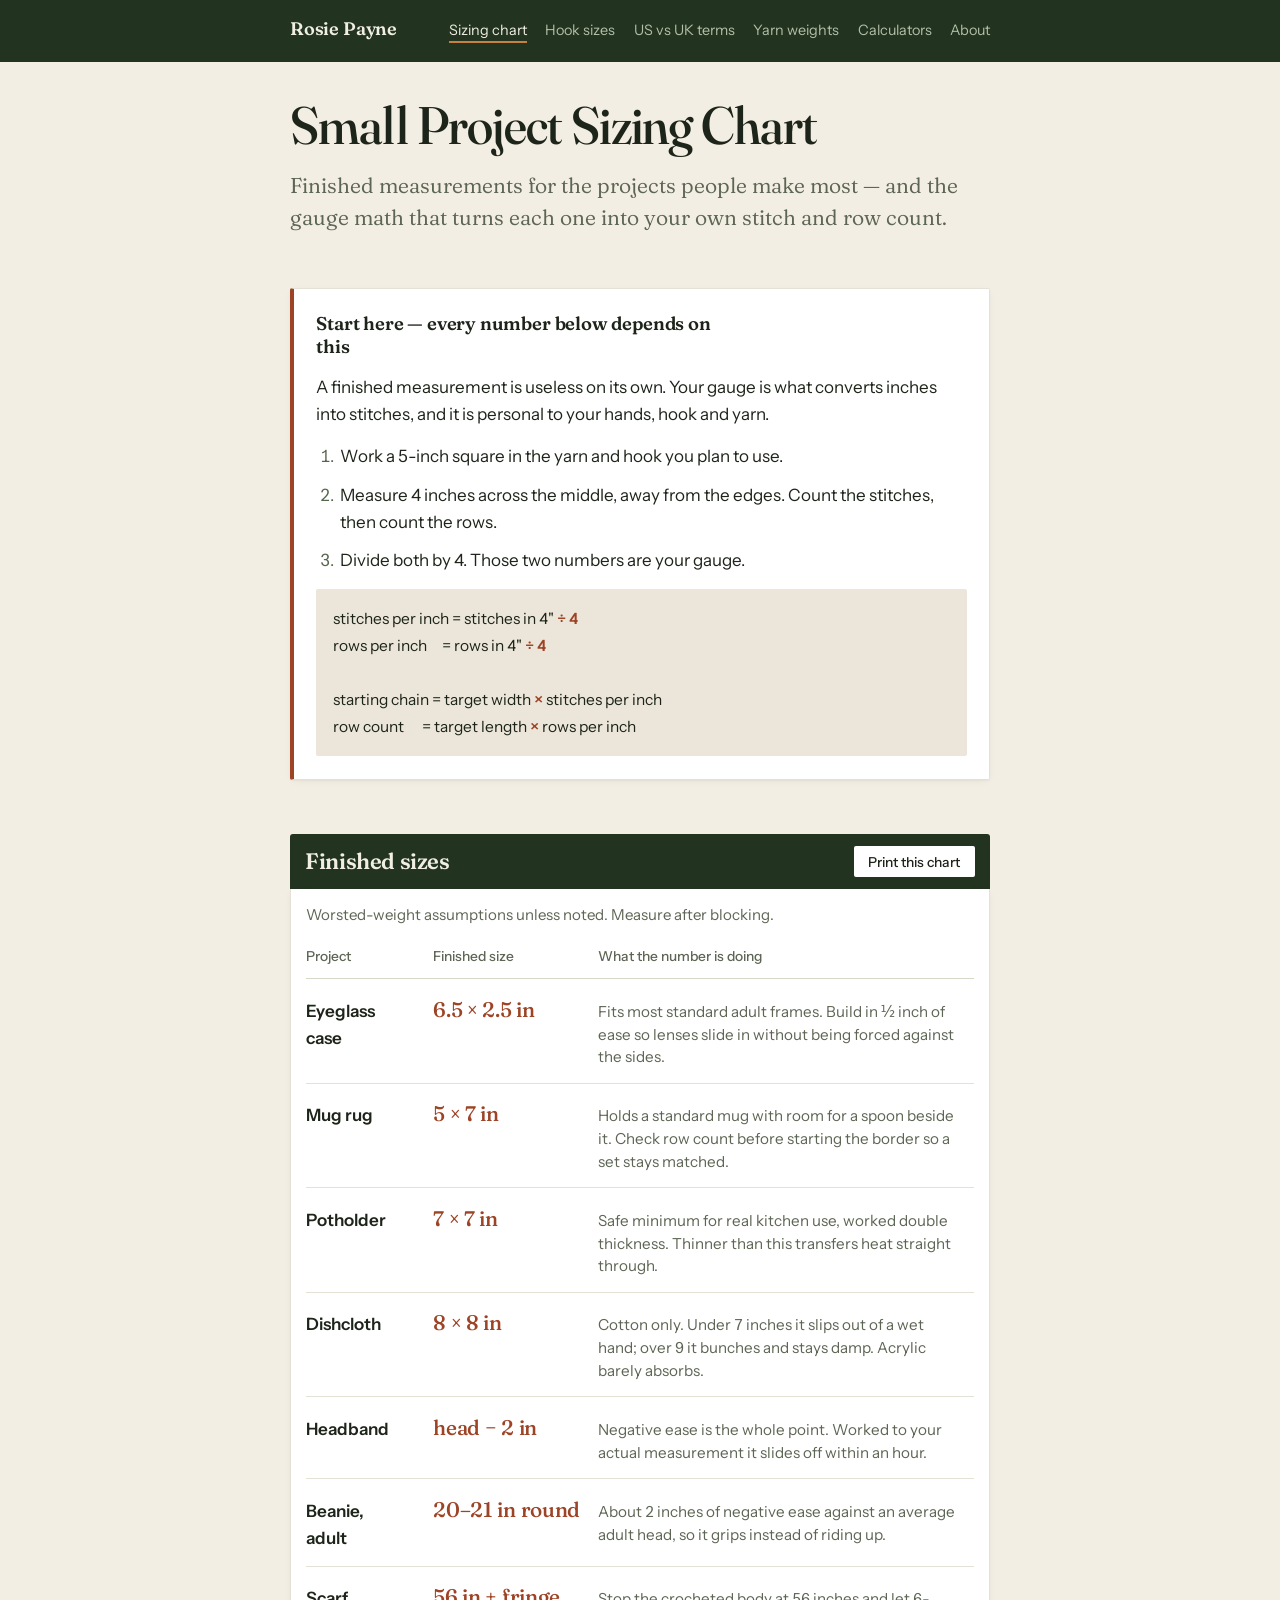
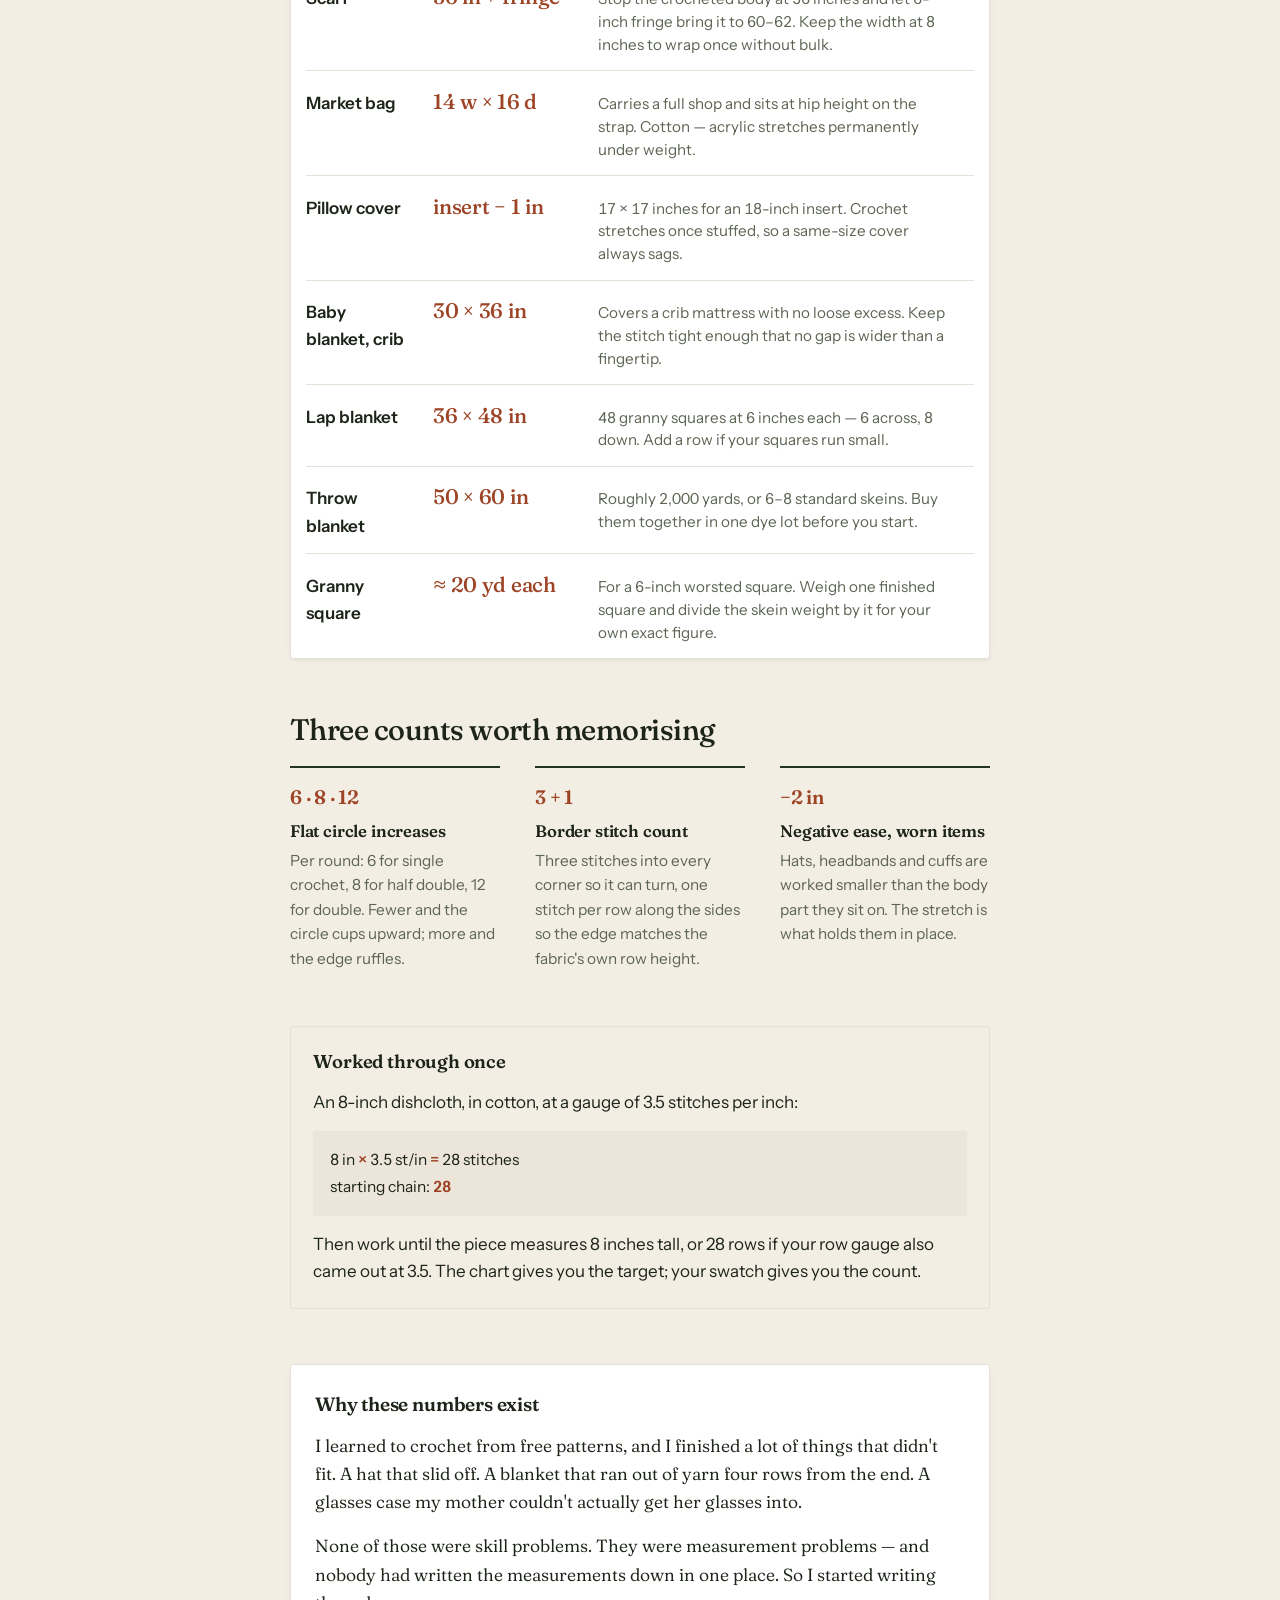
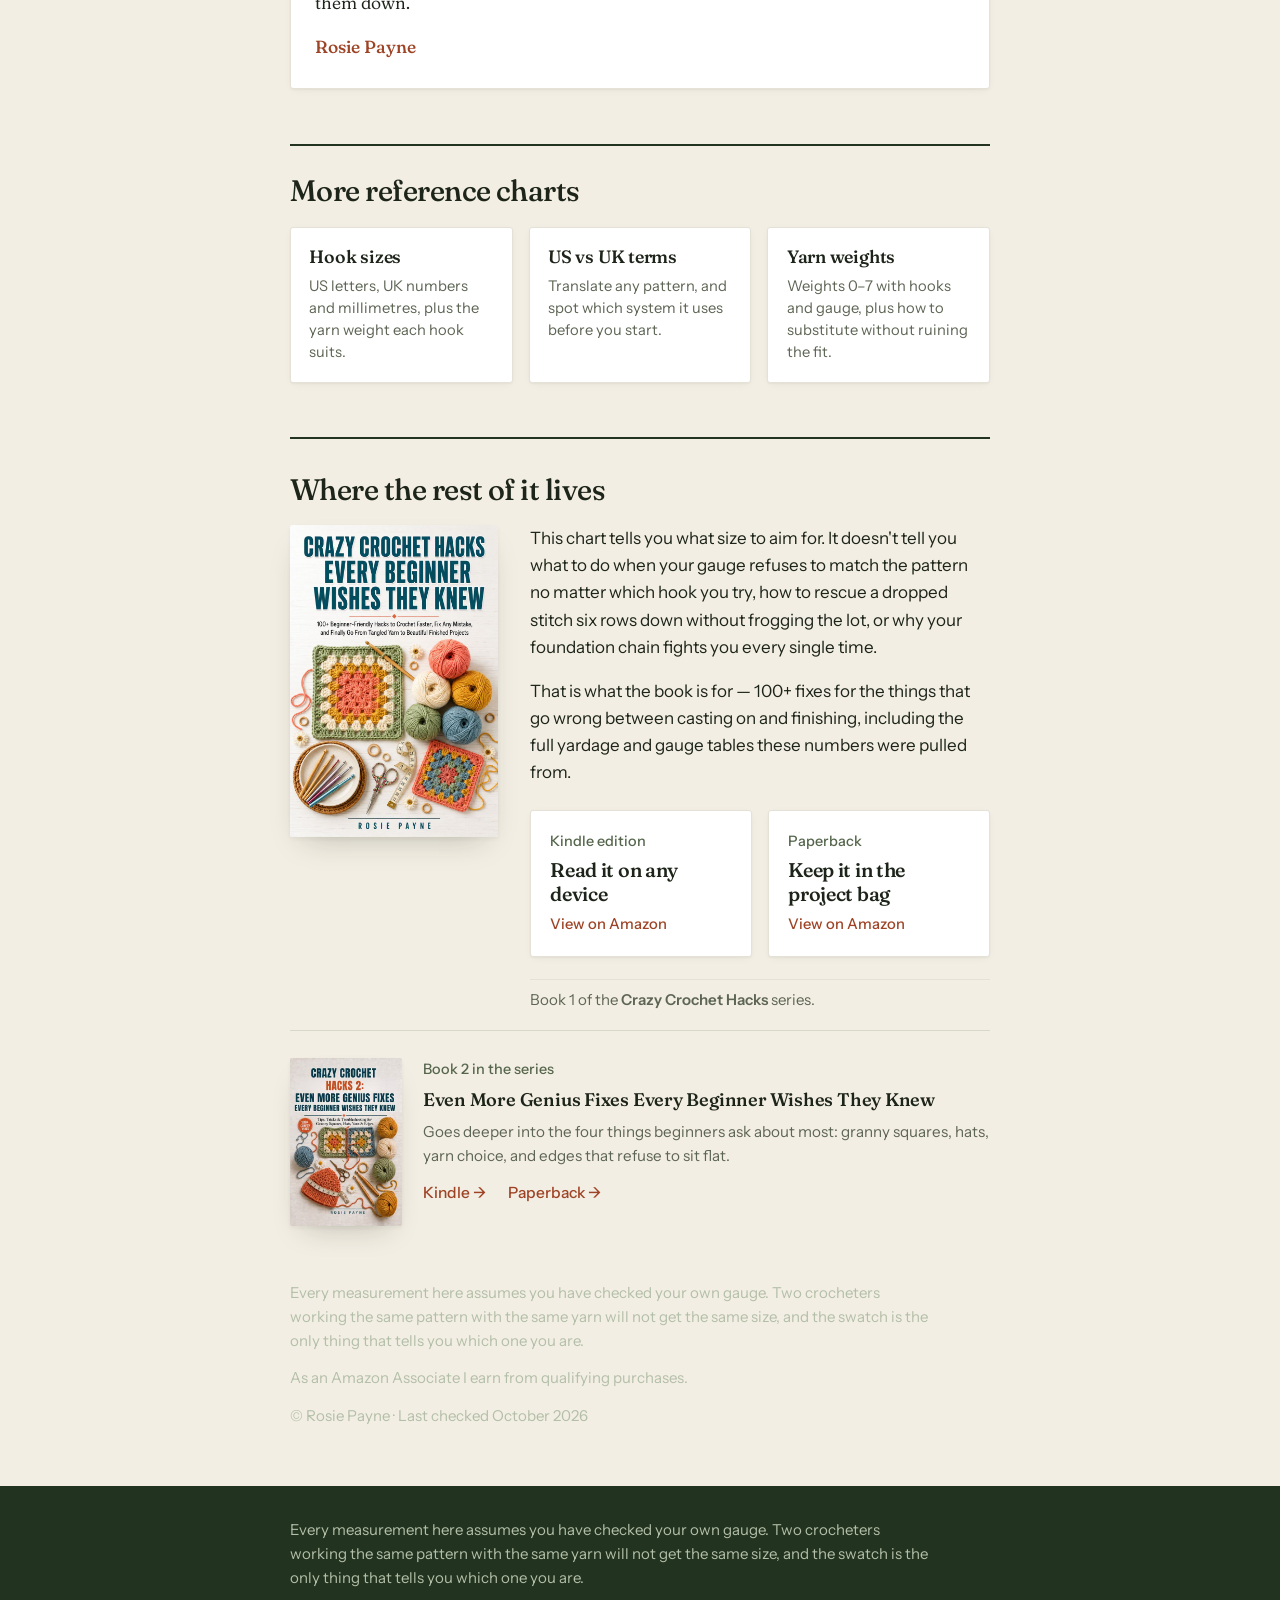
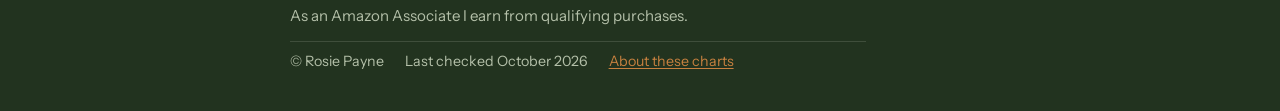
<file: index.html>
<!doctype html>
<html lang="en">
<head>
<meta charset="utf-8">
<meta name="viewport" content="width=device-width, initial-scale=1, viewport-fit=cover">

<meta name="p:domain_verify" content="af0567b0329eaeff9bea56c7104d49d6">

<!-- Rich Pins - Article type (Open Graph) -->
<meta property="og:type" content="article">
<meta property="og:title" content="Small Project Sizing Chart">
<meta property="og:description" content="Finished measurements for the crochet projects people make most, plus the gauge math that turns each one into your own stitch and row count.">
<meta property="og:site_name" content="Rosie Payne">
<meta property="og:locale" content="en_US">
<meta property="og:url" content="https://rosiepaynecrochet.com/">
<meta property="og:image" content="https://rosiepaynecrochet.com/cover.jpg">
<meta property="og:image:width" content="800">
<meta property="og:image:height" content="1200">
<meta property="og:image:alt" content="Cover of Crazy Crochet Hacks Every Beginner Wishes They Knew by Rosie Payne">
<meta property="article:author" content="Rosie Payne">
<meta property="article:published_time" content="2026-10-21">

<meta name="description" content="Finished measurements for the crochet projects people make most, plus the gauge math that turns each one into your own stitch and row count.">
<meta name="author" content="Rosie Payne">
<link rel="canonical" href="https://rosiepaynecrochet.com/">

<link rel="icon" href="data:image/svg+xml,%3Csvg xmlns='http://www.w3.org/2000/svg' viewBox='0 0 32 32'%3E%3Crect width='32' height='32' rx='6' fill='%23b2502c'/%3E%3Ccircle cx='16' cy='16' r='7' fill='none' stroke='%23faf6f0' stroke-width='2'/%3E%3Cpath d='M16 9v14' stroke='%23faf6f0' stroke-width='2' stroke-linecap='round'/%3E%3C/svg%3E">
<title>Small Project Sizing Chart</title>

<link rel="preconnect" href="https://fonts.googleapis.com">
<link rel="preconnect" href="https://fonts.gstatic.com" crossorigin>
<link rel="stylesheet" href="https://fonts.googleapis.com/css2?family=Fraunces:opsz,wght,SOFT,WONK@9..144,300..700,0..100,0..1&family=Instrument+Sans:wght@400..600&display=swap">
<link rel="stylesheet" href="/style.css">

<!-- Cloudflare Web Analytics -->
<script defer type='module' src='https://static.cloudflareinsights.com/beacon.min.js' data-cf-beacon='{"token": "5bd7aab32dd1469f88eba23e5c27101e"}'></script>
<!-- End Cloudflare Web Analytics -->
</head>
<body>
<div class="navband no-print">
  <div class="bandinner">
  <nav class="sitenav no-print" aria-label="Main">
    <a class="brand" href="/">Rosie Payne</a>
    <ul>
      <li><a href="/" aria-current="page">Sizing chart</a></li>
      <li><a href="/hook-sizes/">Hook sizes</a></li>
      <li><a href="/crochet-terms/">US vs UK terms</a></li>
      <li><a href="/yarn-weights/">Yarn weights</a></li>
      <li><a href="/calculators/">Calculators</a></li>
      <li><a href="/about/">About</a></li>
    </ul>
  </nav>
  </div>
</div>

<div class="wrap">

  <header class="masthead">
    <h1>Small Project Sizing Chart</h1>
    <p class="standfirst">Finished measurements for the projects people make most — and the gauge math that turns each one into your own stitch and row count.</p>
  </header>

<section class="gauge">
    <h3>Start here — every number below depends on this</h3>
    <p>A finished measurement is useless on its own. Your gauge is what converts inches into stitches, and it is personal to your hands, hook and yarn.</p>
    <ol class="steps">
      <li>Work a 5-inch square in the yarn and hook you plan to use.</li>
      <li>Measure 4 inches across the middle, away from the edges. Count the stitches, then count the rows.</li>
      <li>Divide both by 4. Those two numbers are your gauge.</li>
    </ol>
    <div class="eq">stitches per inch = stitches in 4&quot; <span>÷ 4</span><br>rows per inch&nbsp;&nbsp;&nbsp;&nbsp; = rows in 4&quot; <span>÷ 4</span><br><br>starting chain = target width <span>×</span> stitches per inch<br>row count&nbsp;&nbsp;&nbsp;&nbsp;&nbsp; = target length <span>×</span> rows per inch</div>
  </section>

  <section>
    <div class="chart-head">
      <h2>Finished sizes</h2>
      <button type="button" class="print-btn no-print" onclick="window.print()">Print this chart</button>
    </div>
    <div class="scroller">
      <table>
        <caption>Worsted-weight assumptions unless noted. Measure after blocking.</caption>
        <thead>
          <tr>
            <th scope="col">Project</th>
            <th scope="col">Finished size</th>
            <th scope="col">What the number is doing</th>
          </tr>
        </thead>
        <tbody>
          <tr>
            <td>Eyeglass case</td>
            <td class="size" data-label="Finished size">6.5 × 2.5 in</td>
            <td class="note" data-label="What the number is doing">Fits most standard adult frames. Build in ½ inch of ease so lenses slide in without being forced against the sides.</td>
          </tr>
          <tr>
            <td>Mug rug</td>
            <td class="size" data-label="Finished size">5 × 7 in</td>
            <td class="note" data-label="What the number is doing">Holds a standard mug with room for a spoon beside it. Check row count before starting the border so a set stays matched.</td>
          </tr>
          <tr>
            <td>Potholder</td>
            <td class="size" data-label="Finished size">7 × 7 in</td>
            <td class="note" data-label="What the number is doing">Safe minimum for real kitchen use, worked double thickness. Thinner than this transfers heat straight through.</td>
          </tr>
          <tr>
            <td>Dishcloth</td>
            <td class="size" data-label="Finished size">8 × 8 in</td>
            <td class="note" data-label="What the number is doing">Cotton only. Under 7 inches it slips out of a wet hand; over 9 it bunches and stays damp. Acrylic barely absorbs.</td>
          </tr>
          <tr>
            <td>Headband</td>
            <td class="size" data-label="Finished size">head − 2 in</td>
            <td class="note" data-label="What the number is doing">Negative ease is the whole point. Worked to your actual measurement it slides off within an hour.</td>
          </tr>
          <tr>
            <td>Beanie, adult</td>
            <td class="size" data-label="Finished size">20–21 in round</td>
            <td class="note" data-label="What the number is doing">About 2 inches of negative ease against an average adult head, so it grips instead of riding up.</td>
          </tr>
          <tr>
            <td>Scarf</td>
            <td class="size" data-label="Finished size">56 in + fringe</td>
            <td class="note" data-label="What the number is doing">Stop the crocheted body at 56 inches and let 6-inch fringe bring it to 60–62. Keep the width at 8 inches to wrap once without bulk.</td>
          </tr>
          <tr>
            <td>Market bag</td>
            <td class="size" data-label="Finished size">14 w × 16 d</td>
            <td class="note" data-label="What the number is doing">Carries a full shop and sits at hip height on the strap. Cotton — acrylic stretches permanently under weight.</td>
          </tr>
          <tr>
            <td>Pillow cover</td>
            <td class="size" data-label="Finished size">insert − 1 in</td>
            <td class="note" data-label="What the number is doing">17 × 17 inches for an 18-inch insert. Crochet stretches once stuffed, so a same-size cover always sags.</td>
          </tr>
          <tr>
            <td>Baby blanket, crib</td>
            <td class="size" data-label="Finished size">30 × 36 in</td>
            <td class="note" data-label="What the number is doing">Covers a crib mattress with no loose excess. Keep the stitch tight enough that no gap is wider than a fingertip.</td>
          </tr>
          <tr>
            <td>Lap blanket</td>
            <td class="size" data-label="Finished size">36 × 48 in</td>
            <td class="note" data-label="What the number is doing">48 granny squares at 6 inches each — 6 across, 8 down. Add a row if your squares run small.</td>
          </tr>
          <tr>
            <td>Throw blanket</td>
            <td class="size" data-label="Finished size">50 × 60 in</td>
            <td class="note" data-label="What the number is doing">Roughly 2,000 yards, or 6–8 standard skeins. Buy them together in one dye lot before you start.</td>
          </tr>
          <tr>
            <td>Granny square</td>
            <td class="size" data-label="Finished size">≈ 20 yd each</td>
            <td class="note" data-label="What the number is doing">For a 6-inch worsted square. Weigh one finished square and divide the skein weight by it for your own exact figure.</td>
          </tr>
        </tbody>
      </table>
    </div>
  </section>

  <section>
    <h2>Three counts worth memorising</h2>
    <div class="rules">
      <div class="rule-item">
        <div class="num">6 · 8 · 12</div>
        <h3>Flat circle increases</h3>
        <p>Per round: 6 for single crochet, 8 for half double, 12 for double. Fewer and the circle cups upward; more and the edge ruffles.</p>
      </div>
      <div class="rule-item">
        <div class="num">3 + 1</div>
        <h3>Border stitch count</h3>
        <p>Three stitches into every corner so it can turn, one stitch per row along the sides so the edge matches the fabric's own row height.</p>
      </div>
      <div class="rule-item">
        <div class="num">−2 in</div>
        <h3>Negative ease, worn items</h3>
        <p>Hats, headbands and cuffs are worked smaller than the body part they sit on. The stretch is what holds them in place.</p>
      </div>
    </div>
  </section>

  <section class="example">
    <h3>Worked through once</h3>
    <p>An 8-inch dishcloth, in cotton, at a gauge of 3.5 stitches per inch:</p>
    <div class="eq">8 in <span>×</span> 3.5 st/in <span>=</span> 28 stitches<br>starting chain: <span>28</span></div>
    <p>Then work until the piece measures 8 inches tall, or 28 rows if your row gauge also came out at 3.5. The chart gives you the target; your swatch gives you the count.</p>
  </section>

  <section class="why">
    <h3>Why these numbers exist</h3>
    <p>I learned to crochet from free patterns, and I finished a lot of things that didn't fit. A hat that slid off. A blanket that ran out of yarn four rows from the end. A glasses case my mother couldn't actually get her glasses into.</p>
    <p>None of those were skill problems. They were measurement problems — and nobody had written the measurements down in one place. So I started writing them down.</p>
    <div class="signoff">Rosie Payne</div>
  </section>

  <section class="related no-print">
    <h2>More reference charts</h2>
    <div class="related-grid">
      <a href="/hook-sizes/">
        <span class="t">Hook sizes</span>
        <span class="d">US letters, UK numbers and millimetres, plus the yarn weight each hook suits.</span>
      </a>
      <a href="/crochet-terms/">
        <span class="t">US vs UK terms</span>
        <span class="d">Translate any pattern, and spot which system it uses before you start.</span>
      </a>
      <a href="/yarn-weights/">
        <span class="t">Yarn weights</span>
        <span class="d">Weights 0–7 with hooks and gauge, plus how to substitute without ruining the fit.</span>
      </a>
    </div>
  </section>

<section class="book">
    <h2>Where the rest of it lives</h2>
    <div class="book-body">
      <img class="cover" src="/cover.jpg" width="520" height="780" alt="Cover of Crazy Crochet Hacks Every Beginner Wishes They Knew by Rosie Payne" loading="lazy">
      <div class="book-copy">
        <p>This chart tells you what size to aim for. It doesn't tell you what to do when your gauge refuses to match the pattern no matter which hook you try, how to rescue a dropped stitch six rows down without frogging the lot, or why your foundation chain fights you every single time.</p>
        <p>That is what the book is for — 100+ fixes for the things that go wrong between casting on and finishing, including the full yardage and gauge tables these numbers were pulled from.</p>
        <div class="formats">
          <a class="format" href="https://www.amazon.com/Crazy-Crochet-Hacks-Beginner-Wishes-ebook/dp/B0H87TYJW7?tag=rosiepayne0a-20&amp;utm_source=pinterest&amp;utm_medium=social&amp;utm_campaign=crochet_hacks&amp;utm_content=landing" target="_blank" rel="noopener">
            <span class="kind">Kindle edition</span>
            <span class="name">Read it on any device</span>
            <span class="go">View on Amazon</span>
          </a>
          <a class="format" href="https://www.amazon.com/Crazy-Crochet-Hacks-Beginner-Wishes/dp/B0H89DZP89?tag=rosiepayne0a-20&amp;utm_source=pinterest&amp;utm_medium=social&amp;utm_campaign=crochet_hacks&amp;utm_content=landing" target="_blank" rel="noopener">
            <span class="kind">Paperback</span>
            <span class="name">Keep it in the project bag</span>
            <span class="go">View on Amazon</span>
          </a>
        </div>
        <p class="series">Book 1 of the <strong>Crazy Crochet Hacks</strong> series.</p>
      </div>
    </div>

    <div class="next">
      <img src="/cover2.jpg" width="400" height="600" alt="Cover of Crazy Crochet Hacks 2 by Rosie Payne" loading="lazy">
      <div class="next-copy">
        <span class="label">Book 2 in the series</span>
        <span class="t">Even More Genius Fixes Every Beginner Wishes They Knew</span>
        <p>Goes deeper into the four things beginners ask about most: granny squares, hats, yarn choice, and edges that refuse to sit flat.</p>
        <div class="next-links">
          <a href="https://www.amazon.com/Crazy-Crochet-Hacks-Beginner-Troubleshooting-ebook/dp/B0HM6G66L5?tag=rosiepayne0a-20&amp;utm_source=pinterest&amp;utm_medium=social&amp;utm_campaign=crochet_hacks&amp;utm_content=landing" target="_blank" rel="noopener">Kindle →</a>
          <a href="https://www.amazon.com/Crazy-Crochet-Hacks-Beginner-Troubleshooting/dp/B0HM7SL47B?tag=rosiepayne0a-20&amp;utm_source=pinterest&amp;utm_medium=social&amp;utm_campaign=crochet_hacks&amp;utm_content=landing" target="_blank" rel="noopener">Paperback →</a>
        </div>
      </div>
    </div>
  </section>

  <footer>
    <p>Every measurement here assumes you have checked your own gauge. Two crocheters working the same pattern with the same yarn will not get the same size, and the swatch is the only thing that tells you which one you are.</p>
    <p>As an Amazon Associate I earn from qualifying purchases.</p>
    <p>© Rosie Payne · Last checked October 2026</p>
  </footer>

</div>

<div class="footband">
  <div class="bandinner">
  <footer>
    <p>Every measurement here assumes you have checked your own gauge. Two crocheters working the same pattern with the same yarn will not get the same size, and the swatch is the only thing that tells you which one you are.</p>
    <p>As an Amazon Associate I earn from qualifying purchases.</p>
    <p class="fineprint"><span>&copy; Rosie Payne</span> <span>Last checked October 2026</span> <a href="/about/">About these charts</a></p>
  </footer>
  </div>
</div>
</body>
</html>
</file>
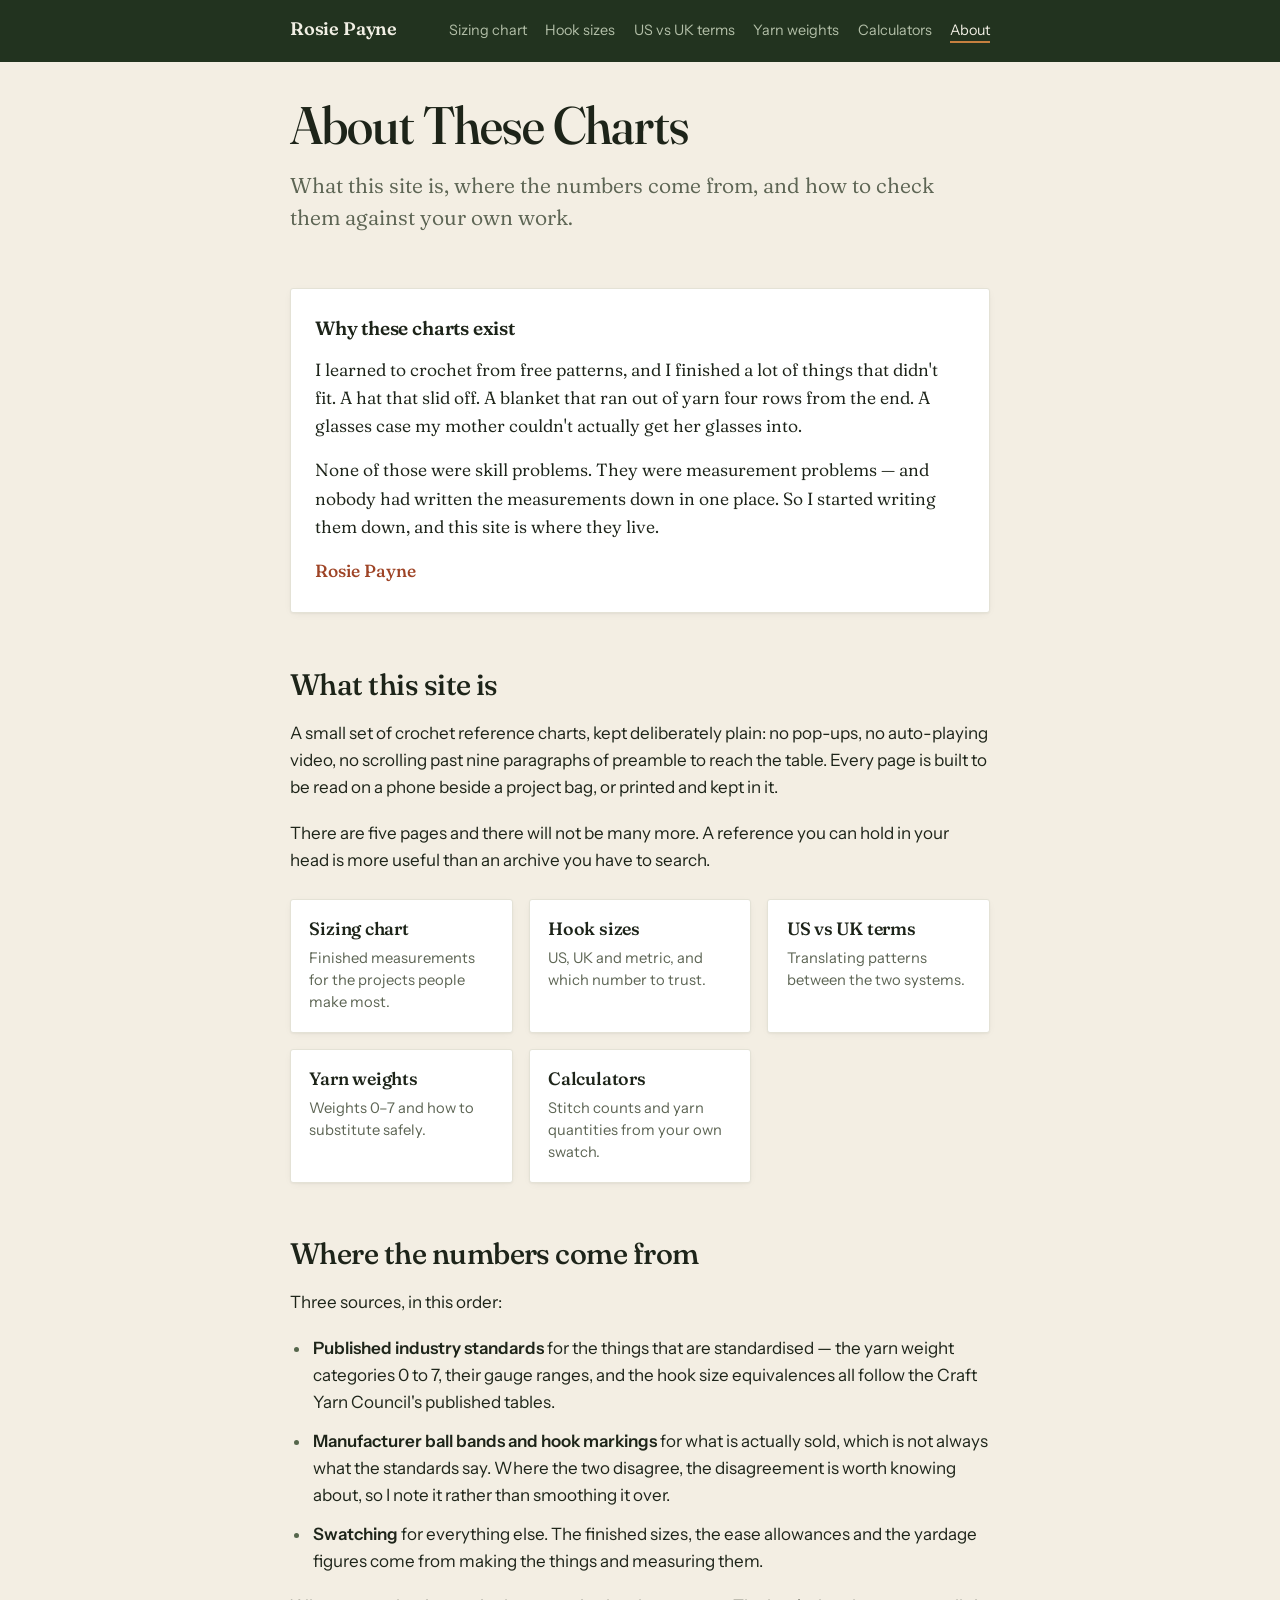
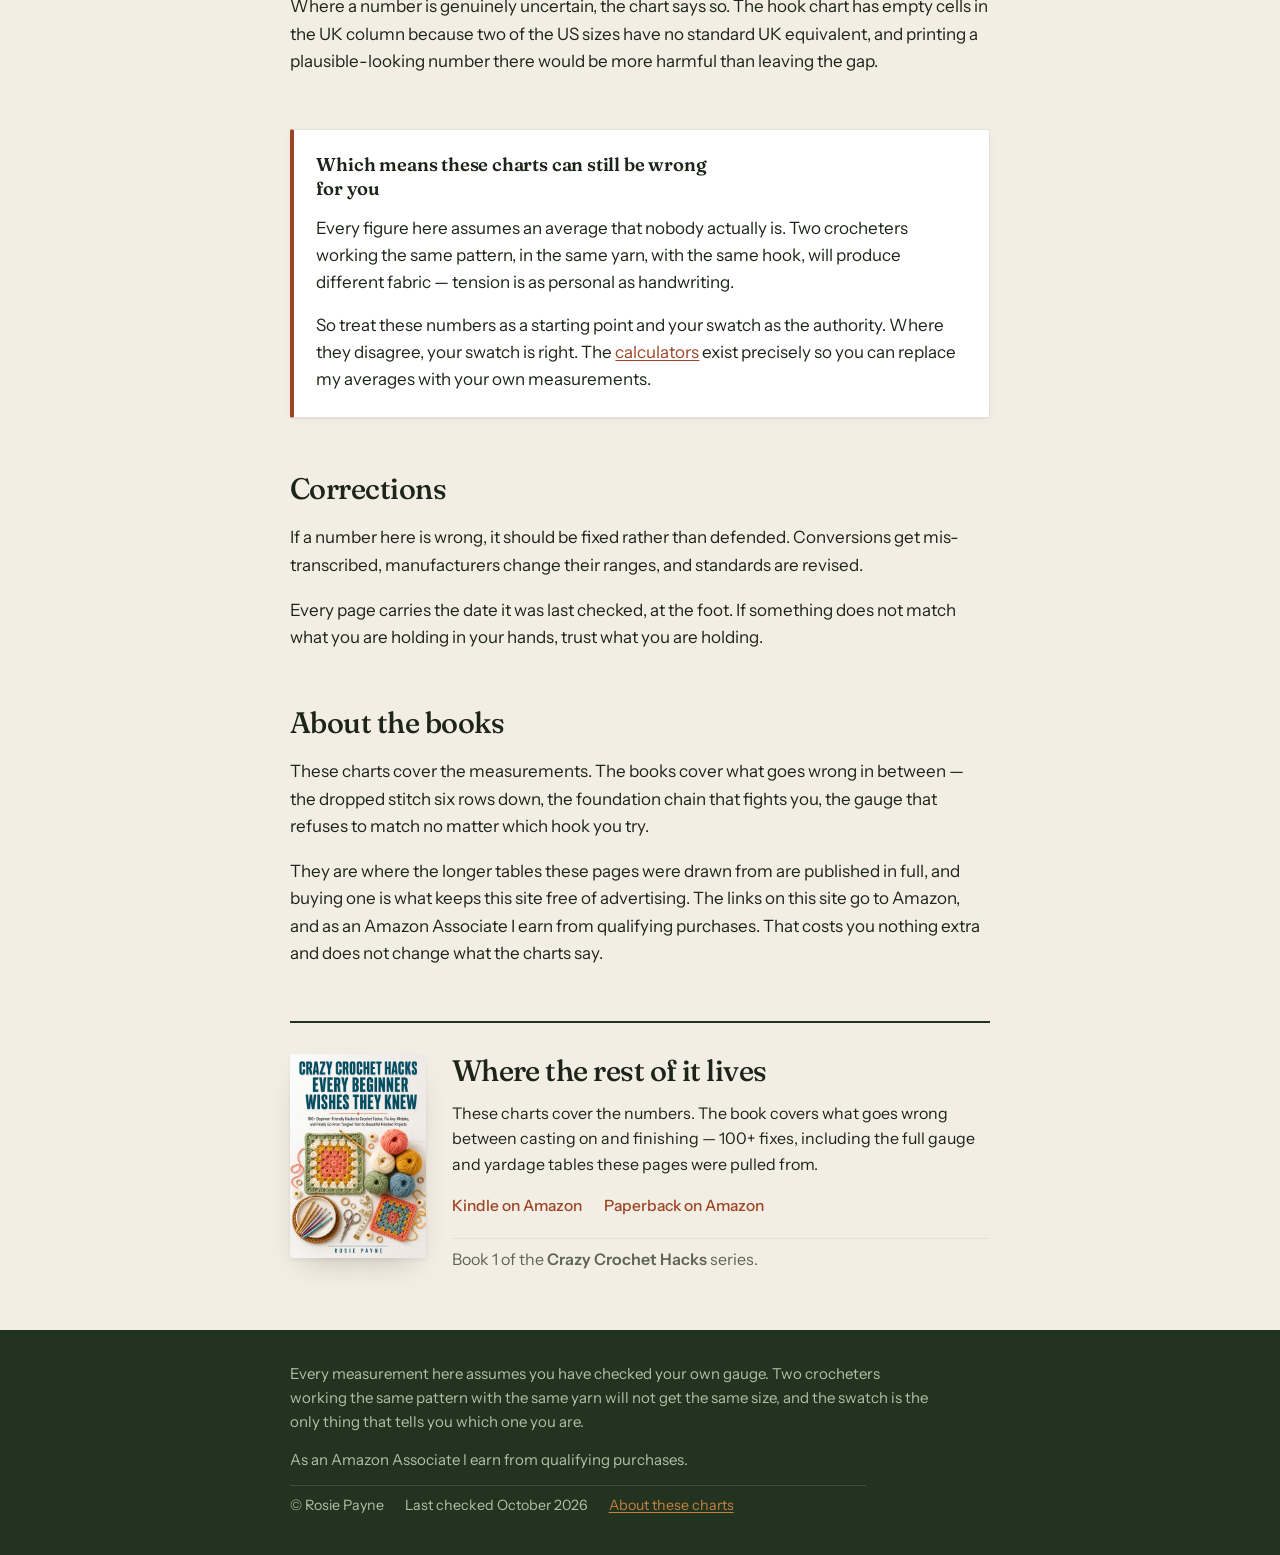
<file: about/index.html>
<!doctype html>
<html lang="en">
<head>
<meta charset="utf-8">
<meta name="viewport" content="width=device-width, initial-scale=1, viewport-fit=cover">

<meta name="p:domain_verify" content="af0567b0329eaeff9bea56c7104d49d6">

<!-- Rich Pins - Article type (Open Graph) -->
<meta property="og:type" content="article">
<meta property="og:title" content="About These Charts">
<meta property="og:description" content="About the Rosie Payne crochet reference charts — what they cover, where the numbers come from, and how they are checked.">
<meta property="og:site_name" content="Rosie Payne">
<meta property="og:locale" content="en_US">
<meta property="og:url" content="https://rosiepaynecrochet.com/about/">
<meta property="og:image" content="https://rosiepaynecrochet.com/cover.jpg">
<meta property="og:image:width" content="800">
<meta property="og:image:height" content="1200">
<meta property="og:image:alt" content="Cover of Crazy Crochet Hacks Every Beginner Wishes They Knew by Rosie Payne">
<meta property="article:author" content="Rosie Payne">
<meta property="article:published_time" content="2026-10-21">

<meta name="description" content="About the Rosie Payne crochet reference charts — what they cover, where the numbers come from, and how they are checked.">
<meta name="author" content="Rosie Payne">
<link rel="canonical" href="https://rosiepaynecrochet.com/about/">

<link rel="icon" href="data:image/svg+xml,%3Csvg xmlns='http://www.w3.org/2000/svg' viewBox='0 0 32 32'%3E%3Crect width='32' height='32' rx='6' fill='%23b2502c'/%3E%3Ccircle cx='16' cy='16' r='7' fill='none' stroke='%23faf6f0' stroke-width='2'/%3E%3Cpath d='M16 9v14' stroke='%23faf6f0' stroke-width='2' stroke-linecap='round'/%3E%3C/svg%3E">
<title>About These Charts</title>

<link rel="preconnect" href="https://fonts.googleapis.com">
<link rel="preconnect" href="https://fonts.gstatic.com" crossorigin>
<link rel="stylesheet" href="https://fonts.googleapis.com/css2?family=Fraunces:opsz,wght,SOFT,WONK@9..144,300..700,0..100,0..1&family=Instrument+Sans:wght@400..600&display=swap">
<link rel="stylesheet" href="/style.css">

<!-- Cloudflare Web Analytics -->
<script defer type='module' src='https://static.cloudflareinsights.com/beacon.min.js' data-cf-beacon='{"token": "5bd7aab32dd1469f88eba23e5c27101e"}'></script>
<!-- End Cloudflare Web Analytics -->
</head>
<body>
<div class="navband no-print">
  <div class="bandinner">
  <nav class="sitenav no-print" aria-label="Main">
    <a class="brand" href="/">Rosie Payne</a>
    <ul>
      <li><a href="/">Sizing chart</a></li>
      <li><a href="/hook-sizes/">Hook sizes</a></li>
      <li><a href="/crochet-terms/">US vs UK terms</a></li>
      <li><a href="/yarn-weights/">Yarn weights</a></li>
      <li><a href="/calculators/">Calculators</a></li>
      <li><a href="/about/" aria-current="page">About</a></li>
    </ul>
  </nav>
  </div>
</div>

<div class="wrap">

  <header class="masthead">
    <h1>About These Charts</h1>
    <p class="standfirst">What this site is, where the numbers come from, and how to check them against your own work.</p>
  </header>

  <section class="why">
    <h3>Why these charts exist</h3>
    <p>I learned to crochet from free patterns, and I finished a lot of things that didn't fit. A hat that slid off. A blanket that ran out of yarn four rows from the end. A glasses case my mother couldn't actually get her glasses into.</p>
    <p>None of those were skill problems. They were measurement problems — and nobody had written the measurements down in one place. So I started writing them down, and this site is where they live.</p>
    <div class="signoff">Rosie Payne</div>
  </section>

  <section>
    <h2>What this site is</h2>
    <p>A small set of crochet reference charts, kept deliberately plain: no pop-ups, no auto-playing video, no scrolling past nine paragraphs of preamble to reach the table. Every page is built to be read on a phone beside a project bag, or printed and kept in it.</p>
    <p>There are five pages and there will not be many more. A reference you can hold in your head is more useful than an archive you have to search.</p>
    <div class="related-grid" style="margin-top:0.4rem">
      <a href="/"><span class="t">Sizing chart</span><span class="d">Finished measurements for the projects people make most.</span></a>
      <a href="/hook-sizes/"><span class="t">Hook sizes</span><span class="d">US, UK and metric, and which number to trust.</span></a>
      <a href="/crochet-terms/"><span class="t">US vs UK terms</span><span class="d">Translating patterns between the two systems.</span></a>
      <a href="/yarn-weights/"><span class="t">Yarn weights</span><span class="d">Weights 0&ndash;7 and how to substitute safely.</span></a>
      <a href="/calculators/"><span class="t">Calculators</span><span class="d">Stitch counts and yarn quantities from your own swatch.</span></a>
    </div>
  </section>

  <section>
    <h2>Where the numbers come from</h2>
    <p>Three sources, in this order:</p>
    <ul class="plain">
      <li><strong>Published industry standards</strong> for the things that are standardised — the yarn weight categories 0 to 7, their gauge ranges, and the hook size equivalences all follow the Craft Yarn Council's published tables.</li>
      <li><strong>Manufacturer ball bands and hook markings</strong> for what is actually sold, which is not always what the standards say. Where the two disagree, the disagreement is worth knowing about, so I note it rather than smoothing it over.</li>
      <li><strong>Swatching</strong> for everything else. The finished sizes, the ease allowances and the yardage figures come from making the things and measuring them.</li>
    </ul>
    <p>Where a number is genuinely uncertain, the chart says so. The hook chart has empty cells in the UK column because two of the US sizes have no standard UK equivalent, and printing a plausible-looking number there would be more harmful than leaving the gap.</p>
  </section>

  <section class="gauge">
    <h3>Which means these charts can still be wrong for you</h3>
    <p>Every figure here assumes an average that nobody actually is. Two crocheters working the same pattern, in the same yarn, with the same hook, will produce different fabric — tension is as personal as handwriting.</p>
    <p>So treat these numbers as a starting point and your swatch as the authority. Where they disagree, your swatch is right. The <a href="/calculators/">calculators</a> exist precisely so you can replace my averages with your own measurements.</p>
  </section>

  <section>
    <h2>Corrections</h2>
    <p>If a number here is wrong, it should be fixed rather than defended. Conversions get mis-transcribed, manufacturers change their ranges, and standards are revised.</p>
    <p>Every page carries the date it was last checked, at the foot. If something does not match what you are holding in your hands, trust what you are holding.</p>
  </section>

  <section>
    <h2>About the books</h2>
    <p>These charts cover the measurements. The books cover what goes wrong in between — the dropped stitch six rows down, the foundation chain that fights you, the gauge that refuses to match no matter which hook you try.</p>
    <p>They are where the longer tables these pages were drawn from are published in full, and buying one is what keeps this site free of advertising. The links on this site go to Amazon, and as an Amazon Associate I earn from qualifying purchases. That costs you nothing extra and does not change what the charts say.</p>
  </section>

  <section class="bookcard">
    <img src="/cover.jpg" width="520" height="780" alt="Cover of Crazy Crochet Hacks Every Beginner Wishes They Knew by Rosie Payne" loading="lazy">
    <div class="bookcard-copy">
      <h2>Where the rest of it lives</h2>
      <p>These charts cover the numbers. The book covers what goes wrong between casting on and finishing — 100+ fixes, including the full gauge and yardage tables these pages were pulled from.</p>
      <div class="bookcard-links">
        <a href="https://www.amazon.com/Crazy-Crochet-Hacks-Beginner-Wishes-ebook/dp/B0H87TYJW7?tag=rosiepayne0a-20&utm_source=pinterest&utm_medium=social&utm_campaign=crochet_hacks&amp;utm_content=secondary" target="_blank" rel="noopener">Kindle on Amazon</a>
        <a href="https://www.amazon.com/Crazy-Crochet-Hacks-Beginner-Wishes/dp/B0H89DZP89?tag=rosiepayne0a-20&utm_source=pinterest&utm_medium=social&utm_campaign=crochet_hacks&amp;utm_content=secondary" target="_blank" rel="noopener">Paperback on Amazon</a>
      </div>
      <p class="series">Book 1 of the <strong>Crazy Crochet Hacks</strong> series.</p>
    </div>
  </section>

</div>

<div class="footband">
  <div class="bandinner">
  <footer>
    <p>Every measurement here assumes you have checked your own gauge. Two crocheters working the same pattern with the same yarn will not get the same size, and the swatch is the only thing that tells you which one you are.</p>
    <p>As an Amazon Associate I earn from qualifying purchases.</p>
    <p class="fineprint"><span>&copy; Rosie Payne</span> <span>Last checked October 2026</span> <a href="/about/">About these charts</a></p>
  </footer>
  </div>
</div>
</body>
</html>
</file>
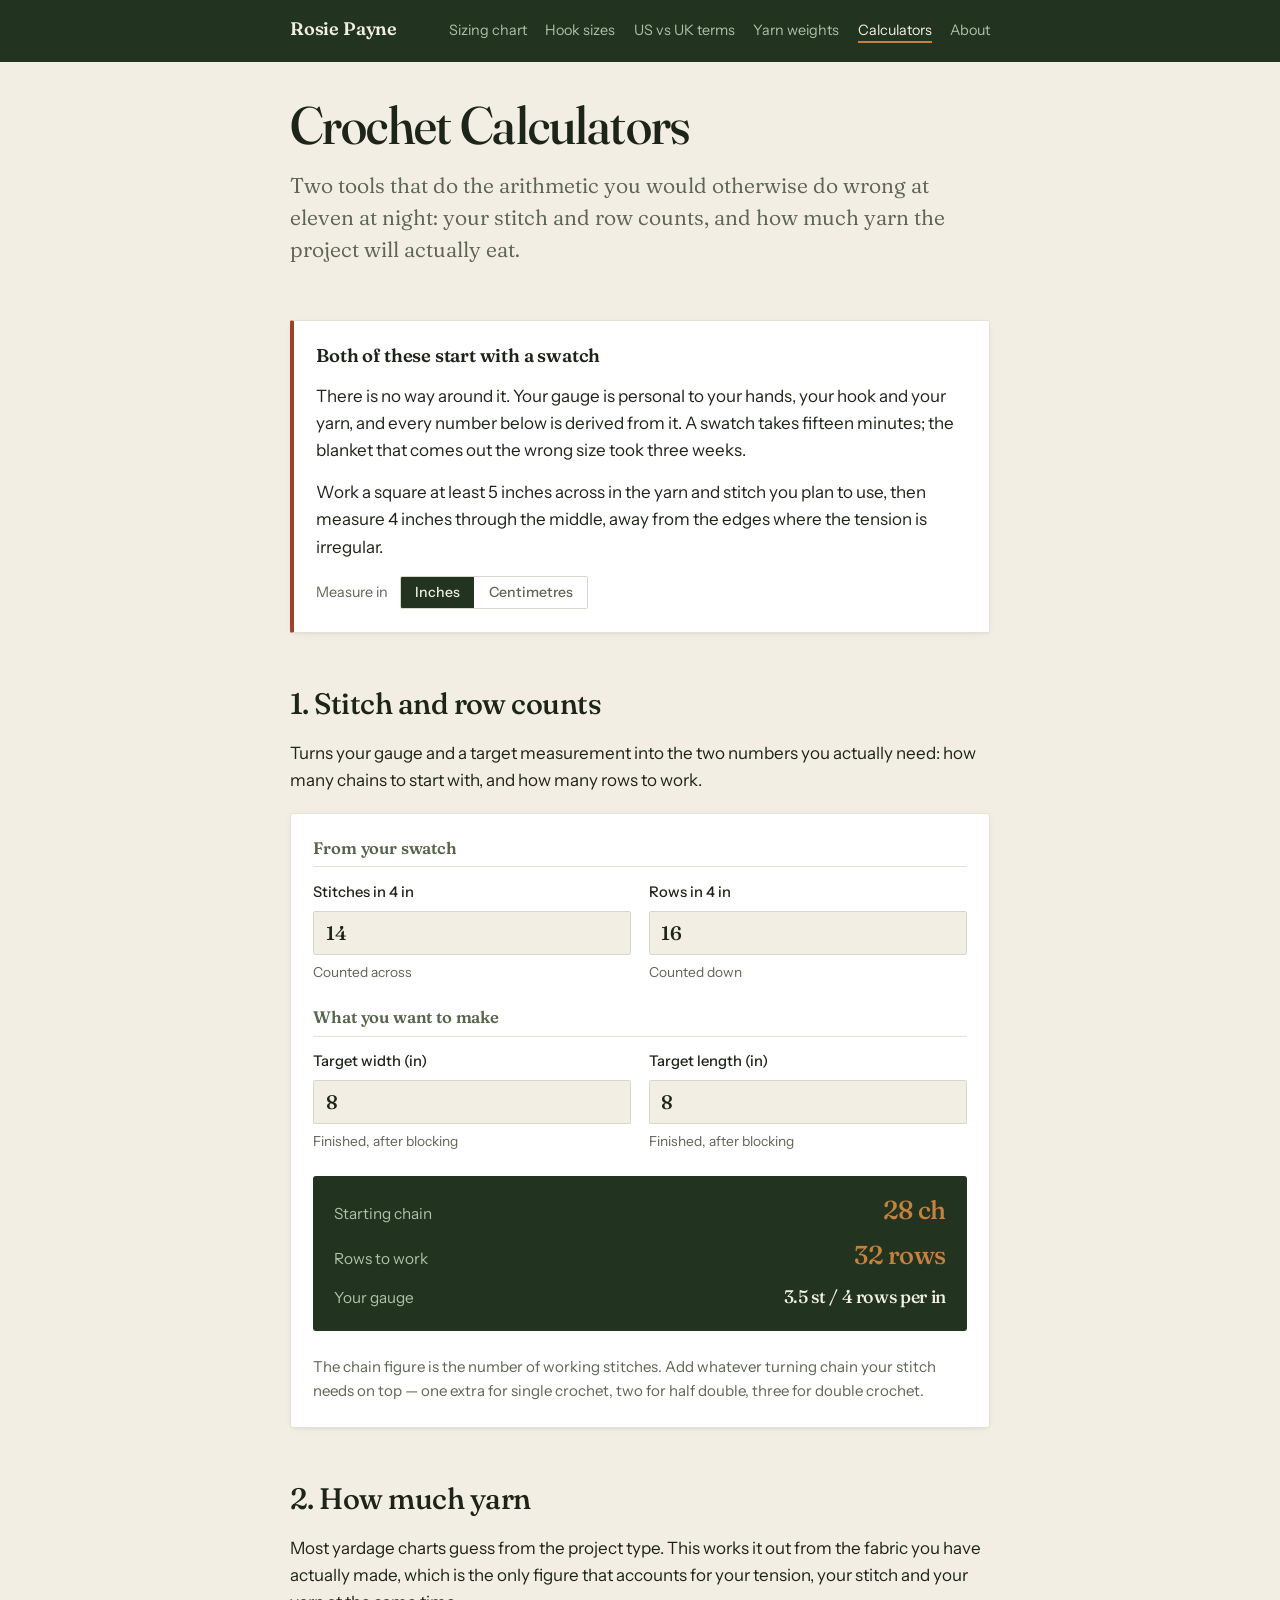
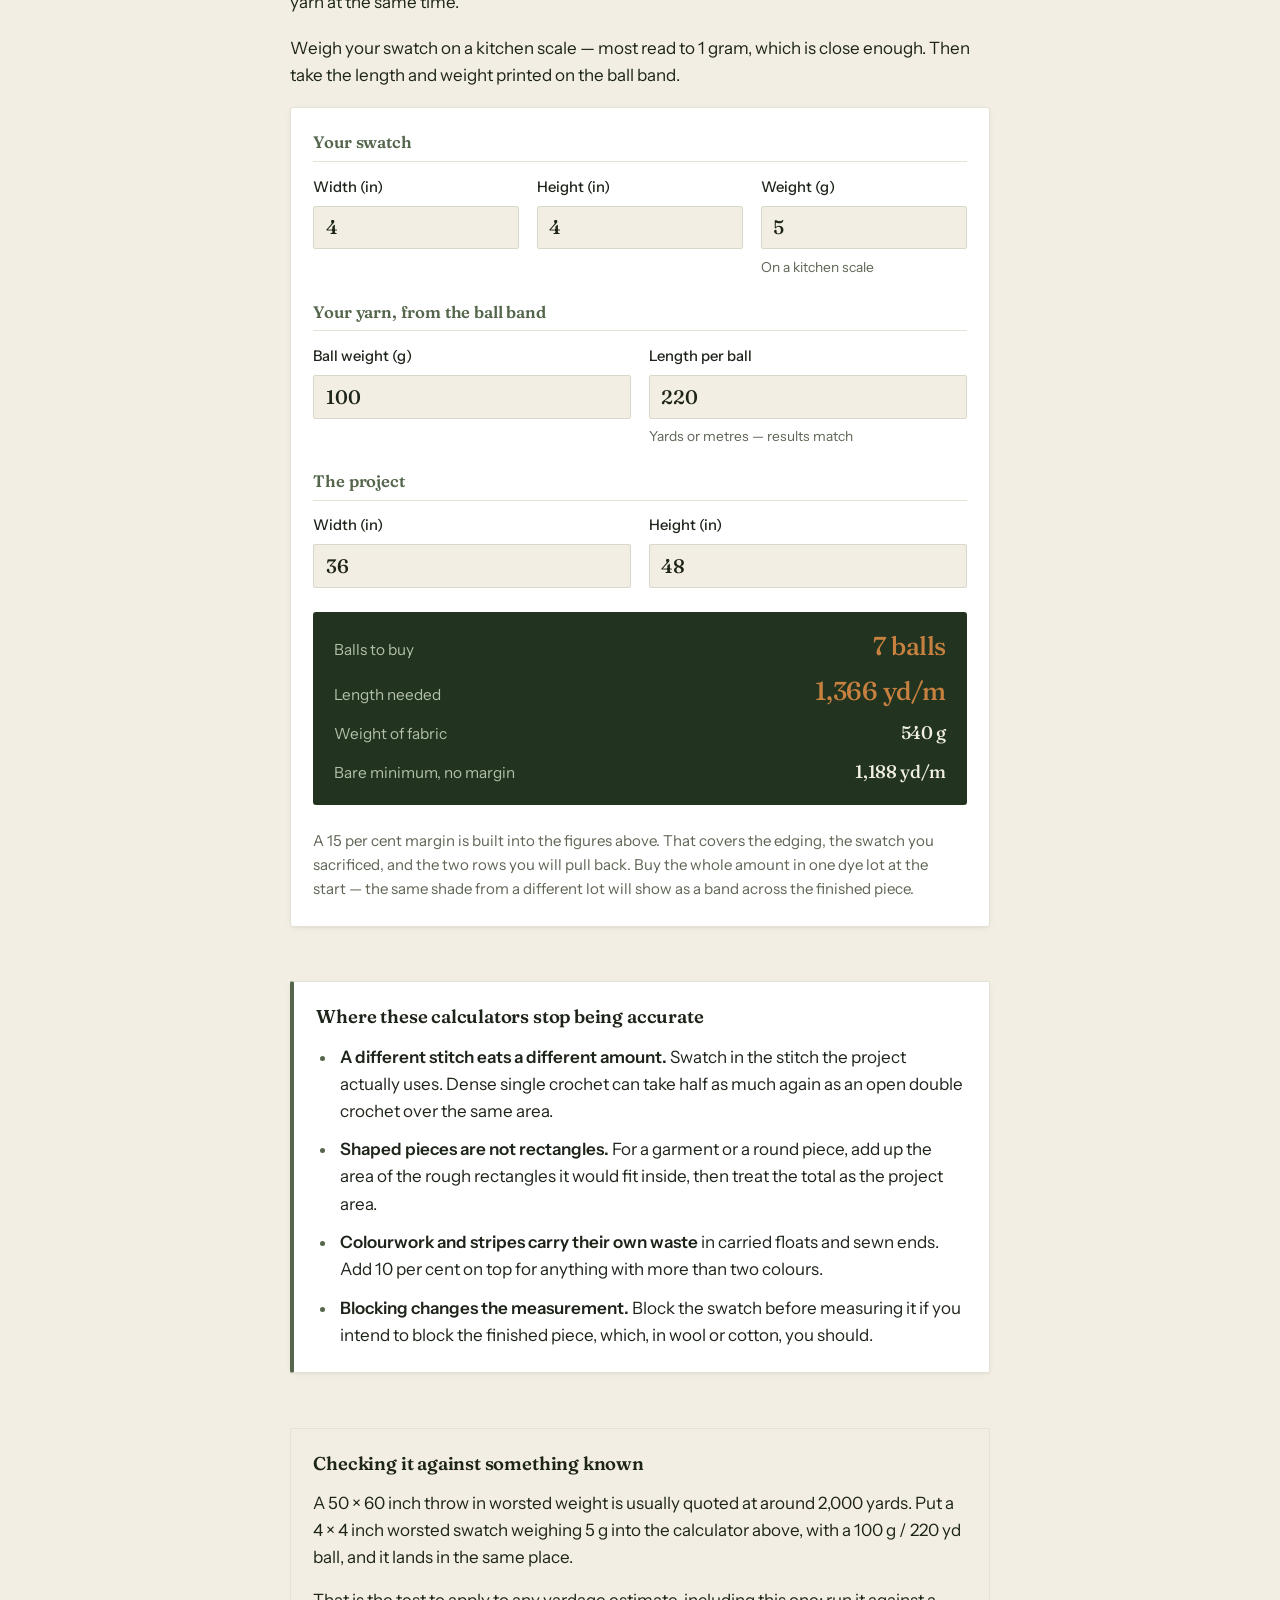
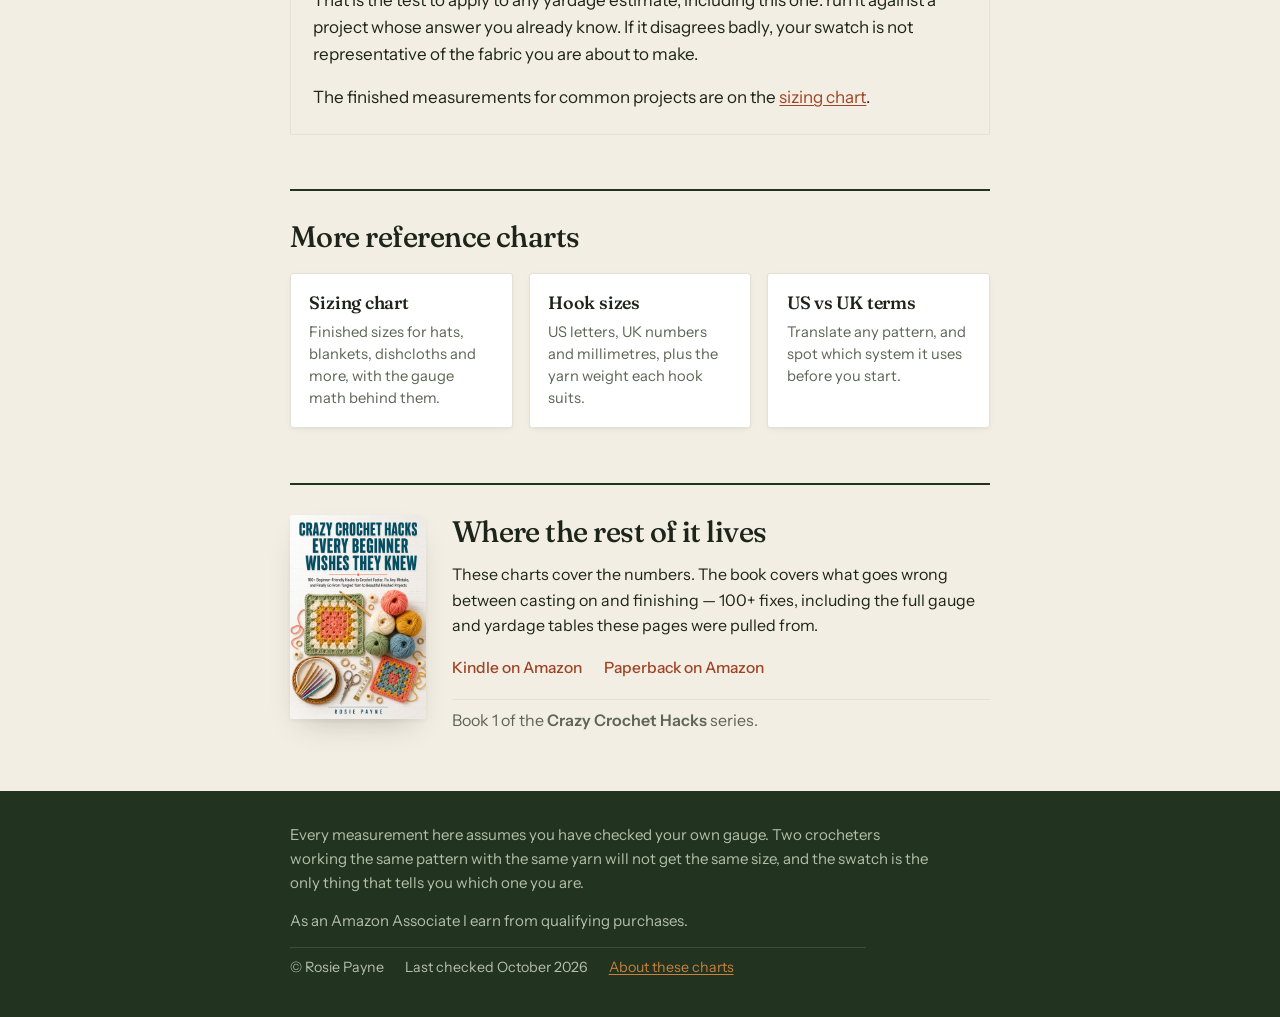
<file: calculators/index.html>
<!doctype html>
<html lang="en">
<head>
<meta charset="utf-8">
<meta name="viewport" content="width=device-width, initial-scale=1, viewport-fit=cover">

<meta name="p:domain_verify" content="af0567b0329eaeff9bea56c7104d49d6">

<!-- Rich Pins - Article type (Open Graph) -->
<meta property="og:type" content="article">
<meta property="og:title" content="Crochet Gauge and Yarn Calculators">
<meta property="og:description" content="Free crochet calculators: turn your gauge into exact stitch and row counts, and work out how much yarn a project needs by weighing your swatch.">
<meta property="og:site_name" content="Rosie Payne">
<meta property="og:locale" content="en_US">
<meta property="og:url" content="https://rosiepaynecrochet.com/calculators/">
<meta property="og:image" content="https://rosiepaynecrochet.com/cover.jpg">
<meta property="og:image:width" content="800">
<meta property="og:image:height" content="1200">
<meta property="og:image:alt" content="Cover of Crazy Crochet Hacks Every Beginner Wishes They Knew by Rosie Payne">
<meta property="article:author" content="Rosie Payne">
<meta property="article:published_time" content="2026-10-21">

<meta name="description" content="Free crochet calculators: turn your gauge into exact stitch and row counts, and work out how much yarn a project needs by weighing your swatch.">
<meta name="author" content="Rosie Payne">
<link rel="canonical" href="https://rosiepaynecrochet.com/calculators/">

<link rel="icon" href="data:image/svg+xml,%3Csvg xmlns='http://www.w3.org/2000/svg' viewBox='0 0 32 32'%3E%3Crect width='32' height='32' rx='6' fill='%23b2502c'/%3E%3Ccircle cx='16' cy='16' r='7' fill='none' stroke='%23faf6f0' stroke-width='2'/%3E%3Cpath d='M16 9v14' stroke='%23faf6f0' stroke-width='2' stroke-linecap='round'/%3E%3C/svg%3E">
<title>Crochet Gauge and Yarn Calculators</title>

<link rel="preconnect" href="https://fonts.googleapis.com">
<link rel="preconnect" href="https://fonts.gstatic.com" crossorigin>
<link rel="stylesheet" href="https://fonts.googleapis.com/css2?family=Fraunces:opsz,wght,SOFT,WONK@9..144,300..700,0..100,0..1&family=Instrument+Sans:wght@400..600&display=swap">
<link rel="stylesheet" href="/style.css">

<!-- Cloudflare Web Analytics -->
<script defer type='module' src='https://static.cloudflareinsights.com/beacon.min.js' data-cf-beacon='{"token": "5bd7aab32dd1469f88eba23e5c27101e"}'></script>
<!-- End Cloudflare Web Analytics -->
</head>
<body>
<div class="navband no-print">
  <div class="bandinner">
  <nav class="sitenav no-print" aria-label="Main">
    <a class="brand" href="/">Rosie Payne</a>
    <ul>
      <li><a href="/">Sizing chart</a></li>
      <li><a href="/hook-sizes/">Hook sizes</a></li>
      <li><a href="/crochet-terms/">US vs UK terms</a></li>
      <li><a href="/yarn-weights/">Yarn weights</a></li>
      <li><a href="/calculators/" aria-current="page">Calculators</a></li>
      <li><a href="/about/">About</a></li>
    </ul>
  </nav>
  </div>
</div>

<div class="wrap">

  <header class="masthead">
    <h1>Crochet Calculators</h1>
    <p class="standfirst">Two tools that do the arithmetic you would otherwise do wrong at eleven at night: your stitch and row counts, and how much yarn the project will actually eat.</p>
  </header>

  <section class="gauge">
    <h3>Both of these start with a swatch</h3>
    <p>There is no way around it. Your gauge is personal to your hands, your hook and your yarn, and every number below is derived from it. A swatch takes fifteen minutes; the blanket that comes out the wrong size took three weeks.</p>
    <p>Work a square at least 5&nbsp;inches across in the yarn and stitch you plan to use, then measure 4&nbsp;inches through the middle, away from the edges where the tension is irregular.</p>
    <div class="unit-toggle no-print">
      <span class="k">Measure in</span>
      <span class="seg" role="group" aria-label="Measurement units">
        <button type="button" id="u-in" aria-pressed="true">Inches</button>
        <button type="button" id="u-cm" aria-pressed="false">Centimetres</button>
      </span>
    </div>
  </section>

  <section>
    <h2>1. Stitch and row counts</h2>
    <p>Turns your gauge and a target measurement into the two numbers you actually need: how many chains to start with, and how many rows to work.</p>

    <div class="calc">
      <div class="calc-group">
        <h3>From your swatch</h3>
        <div class="fields">
          <div class="field">
            <label for="g-st">Stitches in <span class="basis">4 in</span></label>
            <input type="number" id="g-st" value="14" min="1" step="0.5" inputmode="decimal">
            <span class="hint">Counted across</span>
          </div>
          <div class="field">
            <label for="g-rows">Rows in <span class="basis">4 in</span></label>
            <input type="number" id="g-rows" value="16" min="1" step="0.5" inputmode="decimal">
            <span class="hint">Counted down</span>
          </div>
        </div>
      </div>

      <div class="calc-group">
        <h3>What you want to make</h3>
        <div class="fields">
          <div class="field">
            <label for="g-w">Target width (<span class="unit">in</span>)</label>
            <input type="number" id="g-w" value="8" min="0.1" step="0.5" inputmode="decimal">
            <span class="hint">Finished, after blocking</span>
          </div>
          <div class="field">
            <label for="g-l">Target length (<span class="unit">in</span>)</label>
            <input type="number" id="g-l" value="8" min="0.1" step="0.5" inputmode="decimal">
            <span class="hint">Finished, after blocking</span>
          </div>
        </div>
      </div>

      <div class="calc-out" aria-live="polite">
        <div class="out-row">
          <span class="k">Starting chain</span>
          <span class="v" id="o-chain">&mdash;</span>
        </div>
        <div class="out-row">
          <span class="k">Rows to work</span>
          <span class="v" id="o-rows">&mdash;</span>
        </div>
        <div class="out-row minor">
          <span class="k">Your gauge</span>
          <span class="v" id="o-gauge">&mdash;</span>
        </div>
      </div>

      <p class="calc-note">The chain figure is the number of working stitches. Add whatever turning chain your stitch needs on top — one extra for single crochet, two for half double, three for double crochet.</p>
    </div>
  </section>

  <section>
    <h2>2. How much yarn</h2>
    <p>Most yardage charts guess from the project type. This works it out from the fabric you have actually made, which is the only figure that accounts for your tension, your stitch and your yarn at the same time.</p>
    <p>Weigh your swatch on a kitchen scale — most read to 1&nbsp;gram, which is close enough. Then take the length and weight printed on the ball band.</p>

    <div class="calc">
      <div class="calc-group">
        <h3>Your swatch</h3>
        <div class="fields">
          <div class="field">
            <label for="y-sw">Width (<span class="unit">in</span>)</label>
            <input type="number" id="y-sw" value="4" min="0.1" step="0.5" inputmode="decimal">
          </div>
          <div class="field">
            <label for="y-sh">Height (<span class="unit">in</span>)</label>
            <input type="number" id="y-sh" value="4" min="0.1" step="0.5" inputmode="decimal">
          </div>
          <div class="field">
            <label for="y-sg">Weight (g)</label>
            <input type="number" id="y-sg" value="5" min="0.1" step="0.5" inputmode="decimal">
            <span class="hint">On a kitchen scale</span>
          </div>
        </div>
      </div>

      <div class="calc-group">
        <h3>Your yarn, from the ball band</h3>
        <div class="fields">
          <div class="field">
            <label for="y-bg">Ball weight (g)</label>
            <input type="number" id="y-bg" value="100" min="1" step="1" inputmode="decimal">
          </div>
          <div class="field">
            <label for="y-by">Length per ball</label>
            <input type="number" id="y-by" value="220" min="1" step="1" inputmode="decimal">
            <span class="hint">Yards or metres &mdash; results match</span>
          </div>
        </div>
      </div>

      <div class="calc-group">
        <h3>The project</h3>
        <div class="fields">
          <div class="field">
            <label for="y-pw">Width (<span class="unit">in</span>)</label>
            <input type="number" id="y-pw" value="36" min="0.1" step="1" inputmode="decimal">
          </div>
          <div class="field">
            <label for="y-ph">Height (<span class="unit">in</span>)</label>
            <input type="number" id="y-ph" value="48" min="0.1" step="1" inputmode="decimal">
          </div>
        </div>
      </div>

      <div class="calc-out" aria-live="polite">
        <div class="out-row">
          <span class="k">Balls to buy</span>
          <span class="v" id="o-balls">&mdash;</span>
        </div>
        <div class="out-row">
          <span class="k">Length needed</span>
          <span class="v" id="o-len">&mdash;</span>
        </div>
        <div class="out-row minor">
          <span class="k">Weight of fabric</span>
          <span class="v" id="o-grams">&mdash;</span>
        </div>
        <div class="out-row minor">
          <span class="k">Bare minimum, no margin</span>
          <span class="v" id="o-bare">&mdash;</span>
        </div>
      </div>

      <p class="calc-note">A 15&nbsp;per&nbsp;cent margin is built into the figures above. That covers the edging, the swatch you sacrificed, and the two rows you will pull back. Buy the whole amount in one dye lot at the start — the same shade from a different lot will show as a band across the finished piece.</p>
    </div>
  </section>

  <section class="warn">
    <h3>Where these calculators stop being accurate</h3>
    <ul class="plain">
      <li><strong>A different stitch eats a different amount.</strong> Swatch in the stitch the project actually uses. Dense single crochet can take half as much again as an open double crochet over the same area.</li>
      <li><strong>Shaped pieces are not rectangles.</strong> For a garment or a round piece, add up the area of the rough rectangles it would fit inside, then treat the total as the project area.</li>
      <li><strong>Colourwork and stripes carry their own waste</strong> in carried floats and sewn ends. Add 10&nbsp;per&nbsp;cent on top for anything with more than two colours.</li>
      <li><strong>Blocking changes the measurement.</strong> Block the swatch before measuring it if you intend to block the finished piece, which, in wool or cotton, you should.</li>
    </ul>
  </section>

  <section class="example">
    <h3>Checking it against something known</h3>
    <p>A 50 &times; 60&nbsp;inch throw in worsted weight is usually quoted at around 2,000&nbsp;yards. Put a 4&nbsp;&times;&nbsp;4&nbsp;inch worsted swatch weighing 5&nbsp;g into the calculator above, with a 100&nbsp;g / 220&nbsp;yd ball, and it lands in the same place.</p>
    <p>That is the test to apply to any yardage estimate, including this one: run it against a project whose answer you already know. If it disagrees badly, your swatch is not representative of the fabric you are about to make.</p>
    <p>The finished measurements for common projects are on the <a href="/">sizing chart</a>.</p>
  </section>

<script>
(function () {
  var unit = "in";      // "in" or "cm"
  var basis = 4;        // gauge measured over 4 in, or 10 cm

  function num(id) {
    var el = document.getElementById(id);
    if (!el) return NaN;
    var v = parseFloat(el.value);
    return (isFinite(v) && v > 0) ? v : NaN;
  }

  function set(id, text) {
    var el = document.getElementById(id);
    if (el) el.textContent = text;
  }

  function round(n, dp) {
    var f = Math.pow(10, dp || 0);
    return Math.round(n * f) / f;
  }

  function calcGauge() {
    var st = num("g-st"), rows = num("g-rows"), w = num("g-w"), l = num("g-l");

    if (isNaN(st) || isNaN(w)) { set("o-chain", "—"); }
    else { set("o-chain", Math.round(w * (st / basis)) + " ch"); }

    if (isNaN(rows) || isNaN(l)) { set("o-rows", "—"); }
    else { set("o-rows", Math.round(l * (rows / basis)) + " rows"); }

    if (isNaN(st) || isNaN(rows)) { set("o-gauge", "—"); }
    else {
      set("o-gauge", round(st / basis, 2) + " st / " + round(rows / basis, 2) + " rows per " + unit);
    }
  }

  function calcYarn() {
    var sw = num("y-sw"), sh = num("y-sh"), sg = num("y-sg");
    var bg = num("y-bg"), by = num("y-by");
    var pw = num("y-pw"), ph = num("y-ph");

    if ([sw, sh, sg, bg, by, pw, ph].some(isNaN)) {
      set("o-balls", "—"); set("o-len", "—");
      set("o-grams", "—"); set("o-bare", "—");
      return;
    }

    var ratio   = (pw * ph) / (sw * sh);
    var grams   = ratio * sg;              // fabric weight, no margin
    var perGram = by / bg;                 // length per gram
    var bare    = grams * perGram;         // length, no margin
    var needed  = bare * 1.15;             // with margin
    var balls   = Math.ceil((grams * 1.15) / bg);

    set("o-balls", balls + (balls === 1 ? " ball" : " balls"));
    set("o-len", Math.round(needed).toLocaleString() + " yd/m");
    set("o-grams", Math.round(grams).toLocaleString() + " g");
    set("o-bare", Math.round(bare).toLocaleString() + " yd/m");
  }

  function all() { calcGauge(); calcYarn(); }

  function setUnit(next) {
    unit  = next;
    basis = (next === "cm") ? 10 : 4;

    document.getElementById("u-in").setAttribute("aria-pressed", String(next === "in"));
    document.getElementById("u-cm").setAttribute("aria-pressed", String(next === "cm"));

    var label = (next === "cm") ? "10 cm" : "4 in";
    [].forEach.call(document.querySelectorAll(".basis"), function (el) { el.textContent = label; });
    [].forEach.call(document.querySelectorAll(".unit"), function (el) { el.textContent = next; });

    all();
  }

  document.getElementById("u-in").addEventListener("click", function () { setUnit("in"); });
  document.getElementById("u-cm").addEventListener("click", function () { setUnit("cm"); });

  [].forEach.call(document.querySelectorAll(".calc input"), function (el) {
    el.addEventListener("input", all);
  });

  all();
})();
</script>

  <section class="related no-print">
    <h2>More reference charts</h2>
    <div class="related-grid">
      <a href="/">
        <span class="t">Sizing chart</span>
        <span class="d">Finished sizes for hats, blankets, dishcloths and more, with the gauge math behind them.</span>
      </a>
      <a href="/hook-sizes/">
        <span class="t">Hook sizes</span>
        <span class="d">US letters, UK numbers and millimetres, plus the yarn weight each hook suits.</span>
      </a>
      <a href="/crochet-terms/">
        <span class="t">US vs UK terms</span>
        <span class="d">Translate any pattern, and spot which system it uses before you start.</span>
      </a>
    </div>
  </section>

  <section class="bookcard">
    <img src="/cover.jpg" width="520" height="780" alt="Cover of Crazy Crochet Hacks Every Beginner Wishes They Knew by Rosie Payne" loading="lazy">
    <div class="bookcard-copy">
      <h2>Where the rest of it lives</h2>
      <p>These charts cover the numbers. The book covers what goes wrong between casting on and finishing — 100+ fixes, including the full gauge and yardage tables these pages were pulled from.</p>
      <div class="bookcard-links">
        <a href="https://www.amazon.com/Crazy-Crochet-Hacks-Beginner-Wishes-ebook/dp/B0H87TYJW7?tag=rosiepayne0a-20&utm_source=pinterest&utm_medium=social&utm_campaign=crochet_hacks&amp;utm_content=secondary" target="_blank" rel="noopener">Kindle on Amazon</a>
        <a href="https://www.amazon.com/Crazy-Crochet-Hacks-Beginner-Wishes/dp/B0H89DZP89?tag=rosiepayne0a-20&utm_source=pinterest&utm_medium=social&utm_campaign=crochet_hacks&amp;utm_content=secondary" target="_blank" rel="noopener">Paperback on Amazon</a>
      </div>
      <p class="series">Book 1 of the <strong>Crazy Crochet Hacks</strong> series.</p>
    </div>
  </section>

</div>

<div class="footband">
  <div class="bandinner">
  <footer>
    <p>Every measurement here assumes you have checked your own gauge. Two crocheters working the same pattern with the same yarn will not get the same size, and the swatch is the only thing that tells you which one you are.</p>
    <p>As an Amazon Associate I earn from qualifying purchases.</p>
    <p class="fineprint"><span>&copy; Rosie Payne</span> <span>Last checked October 2026</span> <a href="/about/">About these charts</a></p>
  </footer>
  </div>
</div>
</body>
</html>
</file>
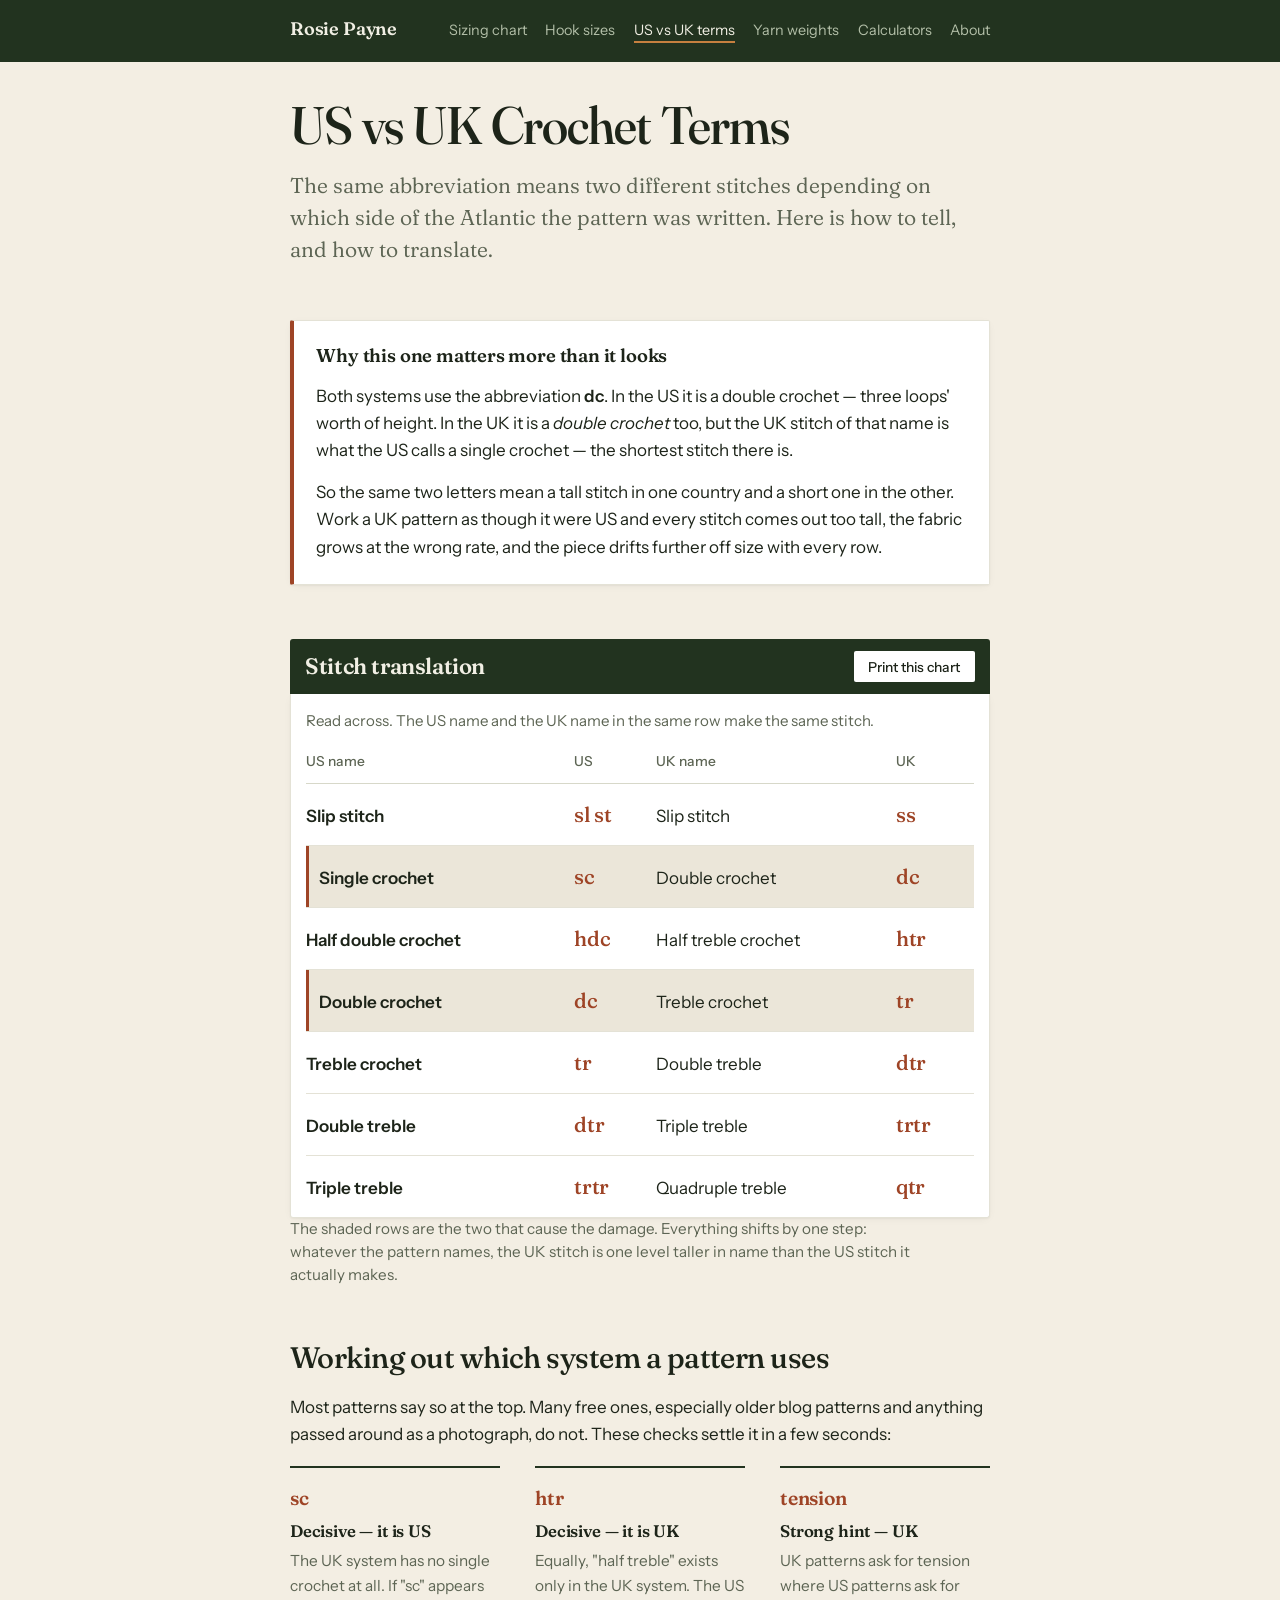
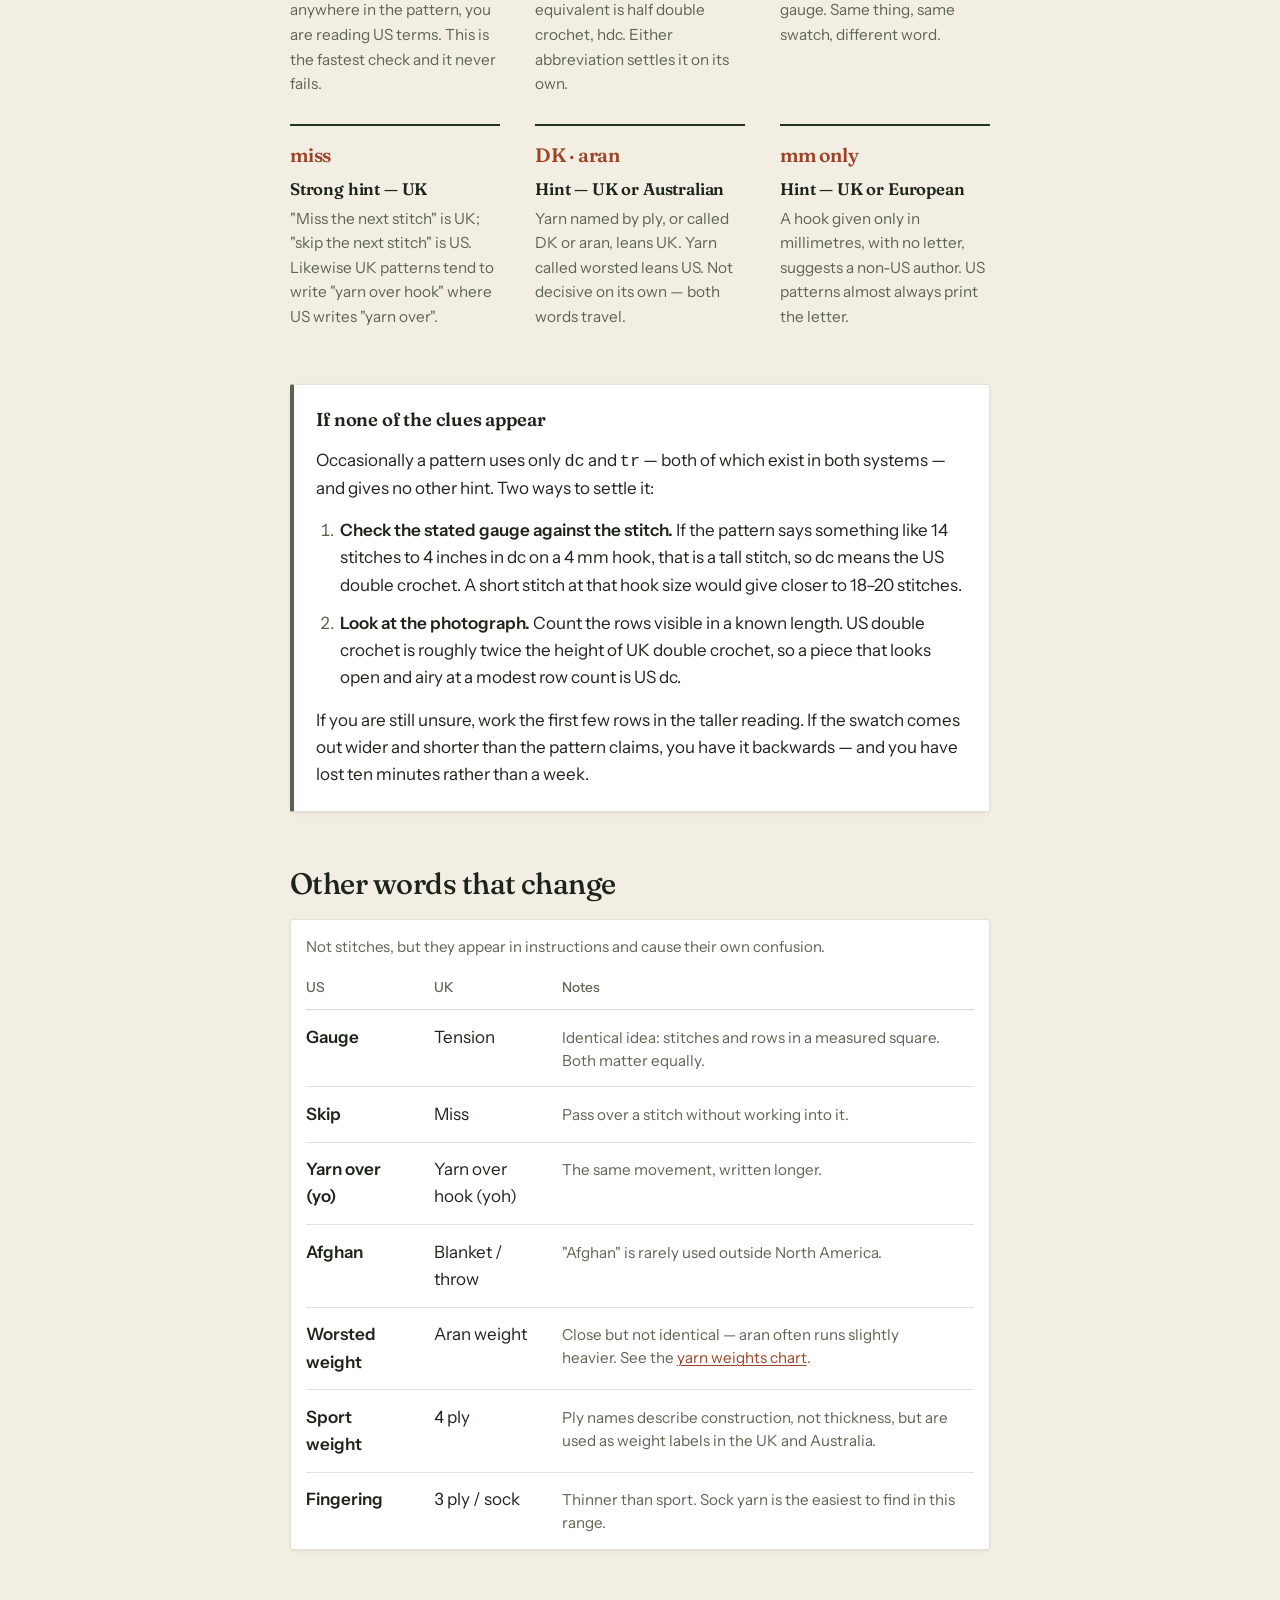
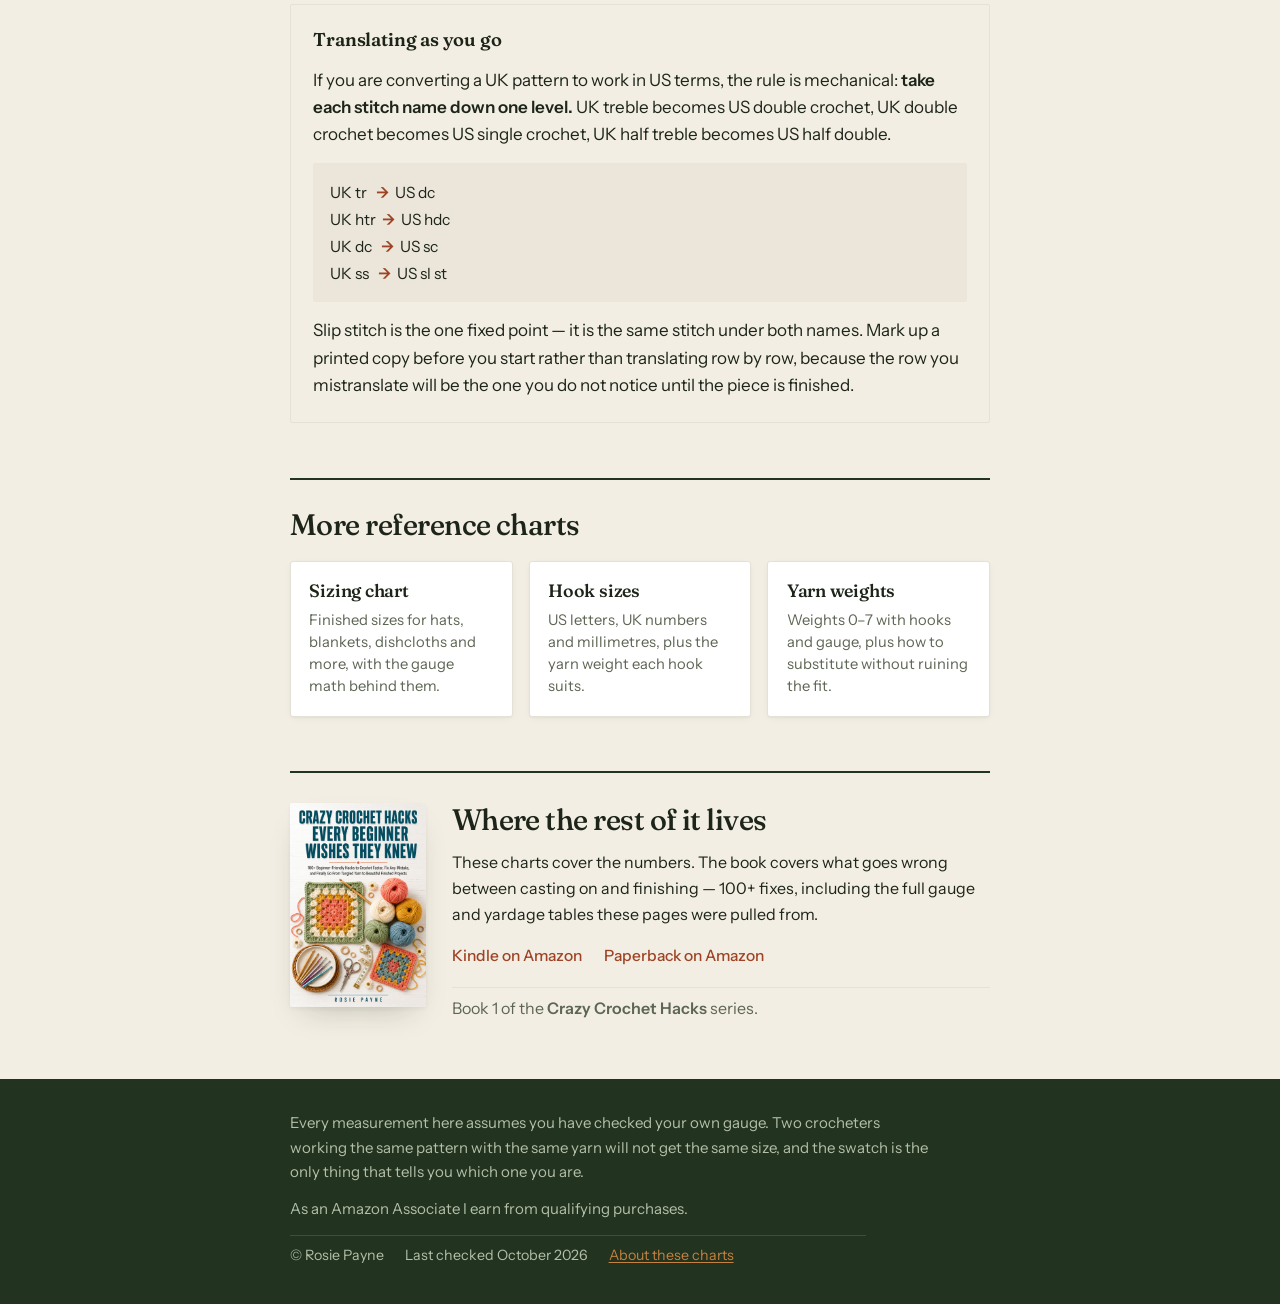
<file: crochet-terms/index.html>
<!doctype html>
<html lang="en">
<head>
<meta charset="utf-8">
<meta name="viewport" content="width=device-width, initial-scale=1, viewport-fit=cover">

<meta name="p:domain_verify" content="af0567b0329eaeff9bea56c7104d49d6">

<!-- Rich Pins - Article type (Open Graph) -->
<meta property="og:type" content="article">
<meta property="og:title" content="US vs UK Crochet Terms">
<meta property="og:description" content="US and UK crochet terms translated side by side, plus how to work out which system a pattern is written in before you start.">
<meta property="og:site_name" content="Rosie Payne">
<meta property="og:locale" content="en_US">
<meta property="og:url" content="https://rosiepaynecrochet.com/crochet-terms/">
<meta property="og:image" content="https://rosiepaynecrochet.com/cover.jpg">
<meta property="og:image:width" content="800">
<meta property="og:image:height" content="1200">
<meta property="og:image:alt" content="Cover of Crazy Crochet Hacks Every Beginner Wishes They Knew by Rosie Payne">
<meta property="article:author" content="Rosie Payne">
<meta property="article:published_time" content="2026-10-21">

<meta name="description" content="US and UK crochet terms translated side by side, plus how to work out which system a pattern is written in before you start.">
<meta name="author" content="Rosie Payne">
<link rel="canonical" href="https://rosiepaynecrochet.com/crochet-terms/">

<link rel="icon" href="data:image/svg+xml,%3Csvg xmlns='http://www.w3.org/2000/svg' viewBox='0 0 32 32'%3E%3Crect width='32' height='32' rx='6' fill='%23b2502c'/%3E%3Ccircle cx='16' cy='16' r='7' fill='none' stroke='%23faf6f0' stroke-width='2'/%3E%3Cpath d='M16 9v14' stroke='%23faf6f0' stroke-width='2' stroke-linecap='round'/%3E%3C/svg%3E">
<title>US vs UK Crochet Terms</title>

<link rel="preconnect" href="https://fonts.googleapis.com">
<link rel="preconnect" href="https://fonts.gstatic.com" crossorigin>
<link rel="stylesheet" href="https://fonts.googleapis.com/css2?family=Fraunces:opsz,wght,SOFT,WONK@9..144,300..700,0..100,0..1&family=Instrument+Sans:wght@400..600&display=swap">
<link rel="stylesheet" href="/style.css">

<!-- Cloudflare Web Analytics -->
<script defer type='module' src='https://static.cloudflareinsights.com/beacon.min.js' data-cf-beacon='{"token": "5bd7aab32dd1469f88eba23e5c27101e"}'></script>
<!-- End Cloudflare Web Analytics -->
</head>
<body>
<div class="navband no-print">
  <div class="bandinner">
  <nav class="sitenav no-print" aria-label="Main">
    <a class="brand" href="/">Rosie Payne</a>
    <ul>
      <li><a href="/">Sizing chart</a></li>
      <li><a href="/hook-sizes/">Hook sizes</a></li>
      <li><a href="/crochet-terms/" aria-current="page">US vs UK terms</a></li>
      <li><a href="/yarn-weights/">Yarn weights</a></li>
      <li><a href="/calculators/">Calculators</a></li>
      <li><a href="/about/">About</a></li>
    </ul>
  </nav>
  </div>
</div>

<div class="wrap">

  <header class="masthead">
    <h1>US vs UK Crochet Terms</h1>
    <p class="standfirst">The same abbreviation means two different stitches depending on which side of the Atlantic the pattern was written. Here is how to tell, and how to translate.</p>
  </header>

  <section class="gauge">
    <h3>Why this one matters more than it looks</h3>
    <p>Both systems use the abbreviation <strong>dc</strong>. In the US it is a double crochet — three loops' worth of height. In the UK it is a <em>double crochet</em> too, but the UK stitch of that name is what the US calls a single crochet — the shortest stitch there is.</p>
    <p>So the same two letters mean a tall stitch in one country and a short one in the other. Work a UK pattern as though it were US and every stitch comes out too tall, the fabric grows at the wrong rate, and the piece drifts further off size with every row.</p>
  </section>

  <section>
    <div class="chart-head">
      <h2>Stitch translation</h2>
      <button type="button" class="print-btn no-print" onclick="window.print()">Print this chart</button>
    </div>
    <div class="scroller">
      <table>
        <caption>Read across. The US name and the UK name in the same row make the same stitch.</caption>
        <thead>
          <tr>
            <th scope="col">US name</th>
            <th scope="col">US</th>
            <th scope="col">UK name</th>
            <th scope="col">UK</th>
          </tr>
        </thead>
        <tbody>
          <tr>
            <td>Slip stitch</td>
            <td class="size" data-label="US">sl st</td>
            <td data-label="UK name">Slip stitch</td>
            <td class="size" data-label="UK">ss</td>
          </tr>
          <tr class="flag">
            <td>Single crochet</td>
            <td class="size" data-label="US">sc</td>
            <td data-label="UK name">Double crochet</td>
            <td class="size" data-label="UK">dc</td>
          </tr>
          <tr>
            <td>Half double crochet</td>
            <td class="size" data-label="US">hdc</td>
            <td data-label="UK name">Half treble crochet</td>
            <td class="size" data-label="UK">htr</td>
          </tr>
          <tr class="flag">
            <td>Double crochet</td>
            <td class="size" data-label="US">dc</td>
            <td data-label="UK name">Treble crochet</td>
            <td class="size" data-label="UK">tr</td>
          </tr>
          <tr>
            <td>Treble crochet</td>
            <td class="size" data-label="US">tr</td>
            <td data-label="UK name">Double treble</td>
            <td class="size" data-label="UK">dtr</td>
          </tr>
          <tr>
            <td>Double treble</td>
            <td class="size" data-label="US">dtr</td>
            <td data-label="UK name">Triple treble</td>
            <td class="size" data-label="UK">trtr</td>
          </tr>
          <tr>
            <td>Triple treble</td>
            <td class="size" data-label="US">trtr</td>
            <td data-label="UK name">Quadruple treble</td>
            <td class="size" data-label="UK">qtr</td>
          </tr>
        </tbody>
      </table>
    </div>
    <p class="note">The shaded rows are the two that cause the damage. Everything shifts by one step: whatever the pattern names, the UK stitch is one level taller in name than the US stitch it actually makes.</p>
  </section>

  <section>
    <h2>Working out which system a pattern uses</h2>
    <p>Most patterns say so at the top. Many free ones, especially older blog patterns and anything passed around as a photograph, do not. These checks settle it in a few seconds:</p>
    <div class="rules">
      <div class="rule-item">
        <div class="num">sc</div>
        <h3>Decisive — it is US</h3>
        <p>The UK system has no single crochet at all. If "sc" appears anywhere in the pattern, you are reading US terms. This is the fastest check and it never fails.</p>
      </div>
      <div class="rule-item">
        <div class="num">htr</div>
        <h3>Decisive — it is UK</h3>
        <p>Equally, "half treble" exists only in the UK system. The US equivalent is half double crochet, hdc. Either abbreviation settles it on its own.</p>
      </div>
      <div class="rule-item">
        <div class="num">tension</div>
        <h3>Strong hint — UK</h3>
        <p>UK patterns ask for tension where US patterns ask for gauge. Same thing, same swatch, different word.</p>
      </div>
      <div class="rule-item">
        <div class="num">miss</div>
        <h3>Strong hint — UK</h3>
        <p>"Miss the next stitch" is UK; "skip the next stitch" is US. Likewise UK patterns tend to write "yarn over hook" where US writes "yarn over".</p>
      </div>
      <div class="rule-item">
        <div class="num">DK &middot; aran</div>
        <h3>Hint — UK or Australian</h3>
        <p>Yarn named by ply, or called DK or aran, leans UK. Yarn called worsted leans US. Not decisive on its own — both words travel.</p>
      </div>
      <div class="rule-item">
        <div class="num">mm only</div>
        <h3>Hint — UK or European</h3>
        <p>A hook given only in millimetres, with no letter, suggests a non-US author. US patterns almost always print the letter.</p>
      </div>
    </div>
  </section>

  <section class="warn">
    <h3>If none of the clues appear</h3>
    <p>Occasionally a pattern uses only <code>dc</code> and <code>tr</code> — both of which exist in both systems — and gives no other hint. Two ways to settle it:</p>
    <ol class="steps">
      <li><strong>Check the stated gauge against the stitch.</strong> If the pattern says something like 14 stitches to 4 inches in dc on a 4&nbsp;mm hook, that is a tall stitch, so dc means the US double crochet. A short stitch at that hook size would give closer to 18–20 stitches.</li>
      <li><strong>Look at the photograph.</strong> Count the rows visible in a known length. US double crochet is roughly twice the height of UK double crochet, so a piece that looks open and airy at a modest row count is US dc.</li>
    </ol>
    <p>If you are still unsure, work the first few rows in the taller reading. If the swatch comes out wider and shorter than the pattern claims, you have it backwards — and you have lost ten minutes rather than a week.</p>
  </section>

  <section>
    <h2>Other words that change</h2>
    <div class="scroller">
      <table>
        <caption>Not stitches, but they appear in instructions and cause their own confusion.</caption>
        <thead>
          <tr>
            <th scope="col">US</th>
            <th scope="col">UK</th>
            <th scope="col">Notes</th>
          </tr>
        </thead>
        <tbody>
          <tr>
            <td>Gauge</td>
            <td data-label="UK">Tension</td>
            <td class="note" data-label="Notes">Identical idea: stitches and rows in a measured square. Both matter equally.</td>
          </tr>
          <tr>
            <td>Skip</td>
            <td data-label="UK">Miss</td>
            <td class="note" data-label="Notes">Pass over a stitch without working into it.</td>
          </tr>
          <tr>
            <td>Yarn over (yo)</td>
            <td data-label="UK">Yarn over hook (yoh)</td>
            <td class="note" data-label="Notes">The same movement, written longer.</td>
          </tr>
          <tr>
            <td>Afghan</td>
            <td data-label="UK">Blanket / throw</td>
            <td class="note" data-label="Notes">"Afghan" is rarely used outside North America.</td>
          </tr>
          <tr>
            <td>Worsted weight</td>
            <td data-label="UK">Aran weight</td>
            <td class="note" data-label="Notes">Close but not identical — aran often runs slightly heavier. See the <a href="/yarn-weights/">yarn weights chart</a>.</td>
          </tr>
          <tr>
            <td>Sport weight</td>
            <td data-label="UK">4&nbsp;ply</td>
            <td class="note" data-label="Notes">Ply names describe construction, not thickness, but are used as weight labels in the UK and Australia.</td>
          </tr>
          <tr>
            <td>Fingering</td>
            <td data-label="UK">3&nbsp;ply / sock</td>
            <td class="note" data-label="Notes">Thinner than sport. Sock yarn is the easiest to find in this range.</td>
          </tr>
        </tbody>
      </table>
    </div>
  </section>

  <section class="example">
    <h3>Translating as you go</h3>
    <p>If you are converting a UK pattern to work in US terms, the rule is mechanical: <strong>take each stitch name down one level.</strong> UK treble becomes US double crochet, UK double crochet becomes US single crochet, UK half treble becomes US half double.</p>
    <div class="eq">UK tr&nbsp;&nbsp; <span>&rarr;</span>&nbsp; US dc<br>UK htr&nbsp; <span>&rarr;</span>&nbsp; US hdc<br>UK dc&nbsp;&nbsp; <span>&rarr;</span>&nbsp; US sc<br>UK ss&nbsp;&nbsp; <span>&rarr;</span>&nbsp; US sl st</div>
    <p>Slip stitch is the one fixed point — it is the same stitch under both names. Mark up a printed copy before you start rather than translating row by row, because the row you mistranslate will be the one you do not notice until the piece is finished.</p>
  </section>

  <section class="related no-print">
    <h2>More reference charts</h2>
    <div class="related-grid">
      <a href="/">
        <span class="t">Sizing chart</span>
        <span class="d">Finished sizes for hats, blankets, dishcloths and more, with the gauge math behind them.</span>
      </a>
      <a href="/hook-sizes/">
        <span class="t">Hook sizes</span>
        <span class="d">US letters, UK numbers and millimetres, plus the yarn weight each hook suits.</span>
      </a>
      <a href="/yarn-weights/">
        <span class="t">Yarn weights</span>
        <span class="d">Weights 0–7 with hooks and gauge, plus how to substitute without ruining the fit.</span>
      </a>
    </div>
  </section>

  <section class="bookcard">
    <img src="/cover.jpg" width="520" height="780" alt="Cover of Crazy Crochet Hacks Every Beginner Wishes They Knew by Rosie Payne" loading="lazy">
    <div class="bookcard-copy">
      <h2>Where the rest of it lives</h2>
      <p>These charts cover the numbers. The book covers what goes wrong between casting on and finishing — 100+ fixes, including the full gauge and yardage tables these pages were pulled from.</p>
      <div class="bookcard-links">
        <a href="https://www.amazon.com/Crazy-Crochet-Hacks-Beginner-Wishes-ebook/dp/B0H87TYJW7?tag=rosiepayne0a-20&utm_source=pinterest&utm_medium=social&utm_campaign=crochet_hacks&amp;utm_content=secondary" target="_blank" rel="noopener">Kindle on Amazon</a>
        <a href="https://www.amazon.com/Crazy-Crochet-Hacks-Beginner-Wishes/dp/B0H89DZP89?tag=rosiepayne0a-20&utm_source=pinterest&utm_medium=social&utm_campaign=crochet_hacks&amp;utm_content=secondary" target="_blank" rel="noopener">Paperback on Amazon</a>
      </div>
      <p class="series">Book 1 of the <strong>Crazy Crochet Hacks</strong> series.</p>
    </div>
  </section>

</div>

<div class="footband">
  <div class="bandinner">
  <footer>
    <p>Every measurement here assumes you have checked your own gauge. Two crocheters working the same pattern with the same yarn will not get the same size, and the swatch is the only thing that tells you which one you are.</p>
    <p>As an Amazon Associate I earn from qualifying purchases.</p>
    <p class="fineprint"><span>&copy; Rosie Payne</span> <span>Last checked October 2026</span> <a href="/about/">About these charts</a></p>
  </footer>
  </div>
</div>
</body>
</html>
</file>
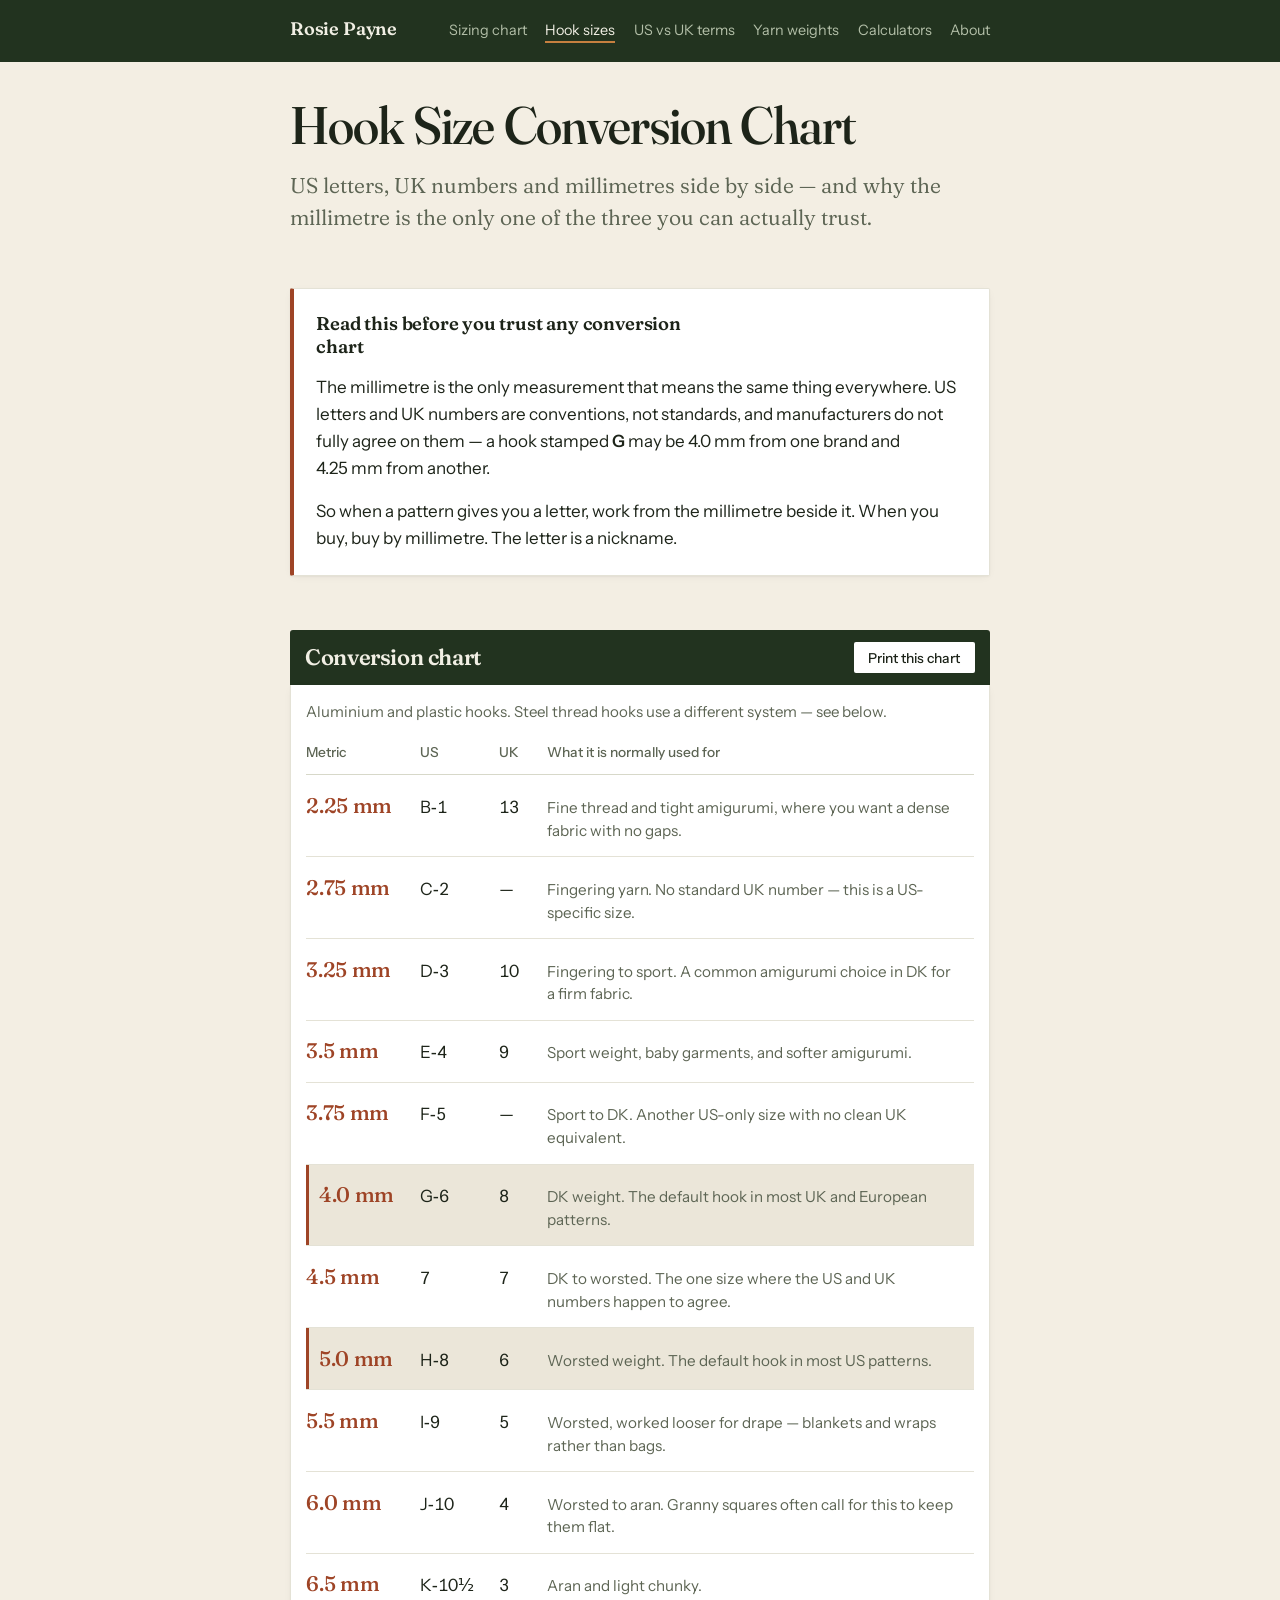
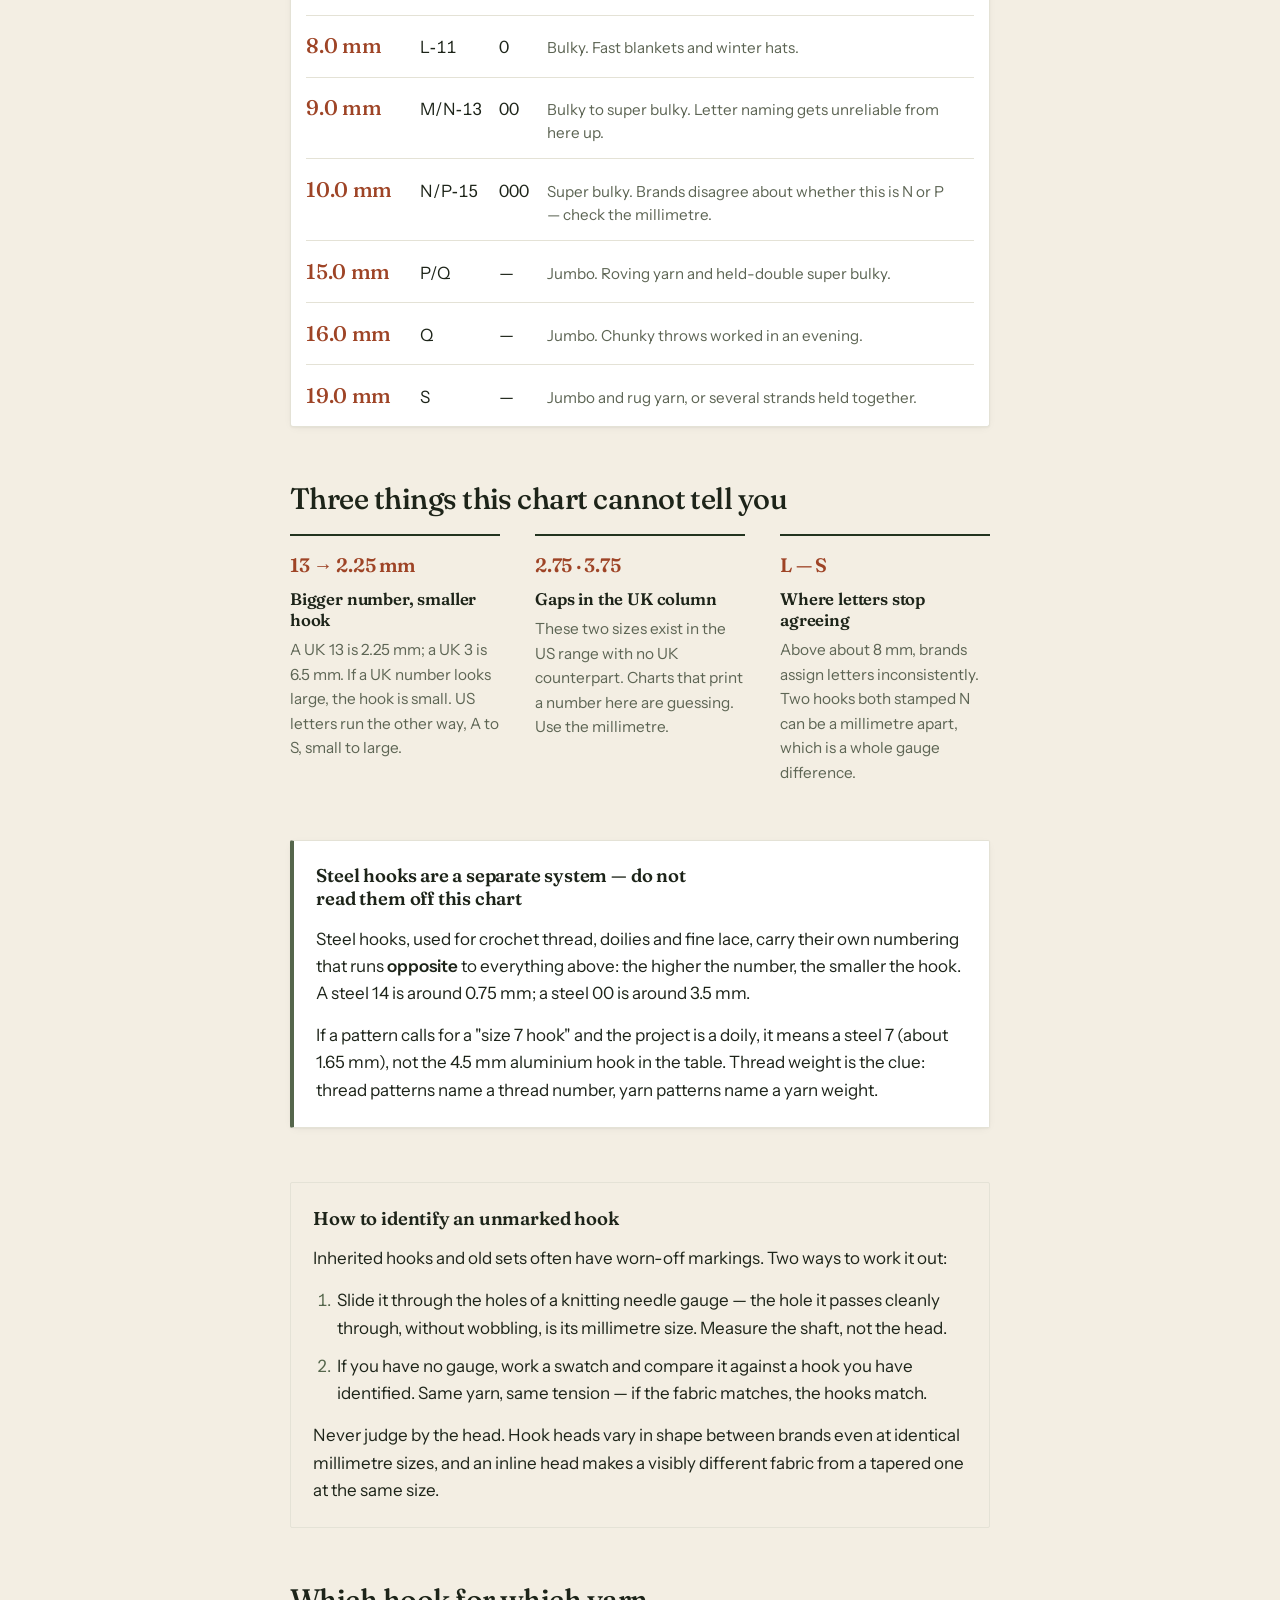
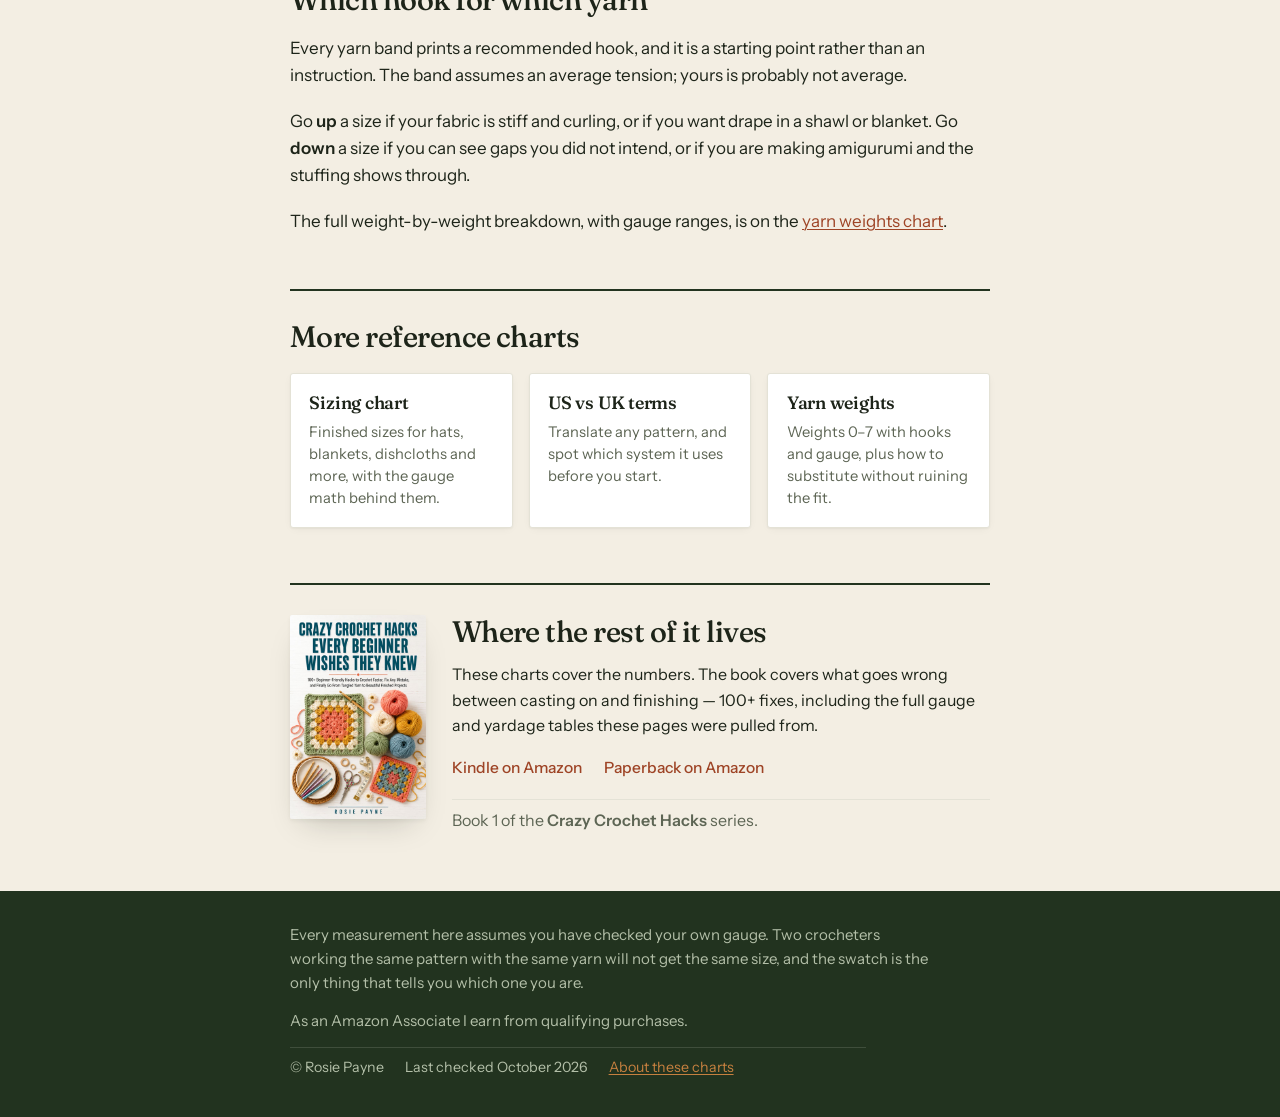
<file: hook-sizes/index.html>
<!doctype html>
<html lang="en">
<head>
<meta charset="utf-8">
<meta name="viewport" content="width=device-width, initial-scale=1, viewport-fit=cover">

<meta name="p:domain_verify" content="af0567b0329eaeff9bea56c7104d49d6">

<!-- Rich Pins - Article type (Open Graph) -->
<meta property="og:type" content="article">
<meta property="og:title" content="Crochet Hook Size Conversion Chart">
<meta property="og:description" content="Crochet hook size conversion chart: US letter sizes, UK numbers and metric millimetres side by side, with the yarn weight each hook normally pairs with.">
<meta property="og:site_name" content="Rosie Payne">
<meta property="og:locale" content="en_US">
<meta property="og:url" content="https://rosiepaynecrochet.com/hook-sizes/">
<meta property="og:image" content="https://rosiepaynecrochet.com/cover.jpg">
<meta property="og:image:width" content="800">
<meta property="og:image:height" content="1200">
<meta property="og:image:alt" content="Cover of Crazy Crochet Hacks Every Beginner Wishes They Knew by Rosie Payne">
<meta property="article:author" content="Rosie Payne">
<meta property="article:published_time" content="2026-10-21">

<meta name="description" content="Crochet hook size conversion chart: US letter sizes, UK numbers and metric millimetres side by side, with the yarn weight each hook normally pairs with.">
<meta name="author" content="Rosie Payne">
<link rel="canonical" href="https://rosiepaynecrochet.com/hook-sizes/">

<link rel="icon" href="data:image/svg+xml,%3Csvg xmlns='http://www.w3.org/2000/svg' viewBox='0 0 32 32'%3E%3Crect width='32' height='32' rx='6' fill='%23b2502c'/%3E%3Ccircle cx='16' cy='16' r='7' fill='none' stroke='%23faf6f0' stroke-width='2'/%3E%3Cpath d='M16 9v14' stroke='%23faf6f0' stroke-width='2' stroke-linecap='round'/%3E%3C/svg%3E">
<title>Crochet Hook Size Conversion Chart</title>

<link rel="preconnect" href="https://fonts.googleapis.com">
<link rel="preconnect" href="https://fonts.gstatic.com" crossorigin>
<link rel="stylesheet" href="https://fonts.googleapis.com/css2?family=Fraunces:opsz,wght,SOFT,WONK@9..144,300..700,0..100,0..1&family=Instrument+Sans:wght@400..600&display=swap">
<link rel="stylesheet" href="/style.css">

<!-- Cloudflare Web Analytics -->
<script defer type='module' src='https://static.cloudflareinsights.com/beacon.min.js' data-cf-beacon='{"token": "5bd7aab32dd1469f88eba23e5c27101e"}'></script>
<!-- End Cloudflare Web Analytics -->
</head>
<body>
<div class="navband no-print">
  <div class="bandinner">
  <nav class="sitenav no-print" aria-label="Main">
    <a class="brand" href="/">Rosie Payne</a>
    <ul>
      <li><a href="/">Sizing chart</a></li>
      <li><a href="/hook-sizes/" aria-current="page">Hook sizes</a></li>
      <li><a href="/crochet-terms/">US vs UK terms</a></li>
      <li><a href="/yarn-weights/">Yarn weights</a></li>
      <li><a href="/calculators/">Calculators</a></li>
      <li><a href="/about/">About</a></li>
    </ul>
  </nav>
  </div>
</div>

<div class="wrap">

  <header class="masthead">
    <h1>Hook Size Conversion Chart</h1>
    <p class="standfirst">US letters, UK numbers and millimetres side by side — and why the millimetre is the only one of the three you can actually trust.</p>
  </header>

  <section class="gauge">
    <h3>Read this before you trust any conversion chart</h3>
    <p>The millimetre is the only measurement that means the same thing everywhere. US letters and UK numbers are conventions, not standards, and manufacturers do not fully agree on them — a hook stamped <strong>G</strong> may be 4.0&nbsp;mm from one brand and 4.25&nbsp;mm from another.</p>
    <p>So when a pattern gives you a letter, work from the millimetre beside it. When you buy, buy by millimetre. The letter is a nickname.</p>
  </section>

  <section>
    <div class="chart-head">
      <h2>Conversion chart</h2>
      <button type="button" class="print-btn no-print" onclick="window.print()">Print this chart</button>
    </div>
    <div class="scroller">
      <table>
        <caption>Aluminium and plastic hooks. Steel thread hooks use a different system — see below.</caption>
        <thead>
          <tr>
            <th scope="col">Metric</th>
            <th scope="col">US</th>
            <th scope="col">UK</th>
            <th scope="col">What it is normally used for</th>
          </tr>
        </thead>
        <tbody>
          <tr>
            <td class="size">2.25 mm</td>
            <td data-label="US">B&#8209;1</td>
            <td data-label="UK">13</td>
            <td class="note" data-label="What it is normally used for">Fine thread and tight amigurumi, where you want a dense fabric with no gaps.</td>
          </tr>
          <tr>
            <td class="size">2.75 mm</td>
            <td data-label="US">C&#8209;2</td>
            <td data-label="UK">&mdash;</td>
            <td class="note" data-label="What it is normally used for">Fingering yarn. No standard UK number — this is a US-specific size.</td>
          </tr>
          <tr>
            <td class="size">3.25 mm</td>
            <td data-label="US">D&#8209;3</td>
            <td data-label="UK">10</td>
            <td class="note" data-label="What it is normally used for">Fingering to sport. A common amigurumi choice in DK for a firm fabric.</td>
          </tr>
          <tr>
            <td class="size">3.5 mm</td>
            <td data-label="US">E&#8209;4</td>
            <td data-label="UK">9</td>
            <td class="note" data-label="What it is normally used for">Sport weight, baby garments, and softer amigurumi.</td>
          </tr>
          <tr>
            <td class="size">3.75 mm</td>
            <td data-label="US">F&#8209;5</td>
            <td data-label="UK">&mdash;</td>
            <td class="note" data-label="What it is normally used for">Sport to DK. Another US-only size with no clean UK equivalent.</td>
          </tr>
          <tr class="flag">
            <td class="size">4.0 mm</td>
            <td data-label="US">G&#8209;6</td>
            <td data-label="UK">8</td>
            <td class="note" data-label="What it is normally used for">DK weight. The default hook in most UK and European patterns.</td>
          </tr>
          <tr>
            <td class="size">4.5 mm</td>
            <td data-label="US">7</td>
            <td data-label="UK">7</td>
            <td class="note" data-label="What it is normally used for">DK to worsted. The one size where the US and UK numbers happen to agree.</td>
          </tr>
          <tr class="flag">
            <td class="size">5.0 mm</td>
            <td data-label="US">H&#8209;8</td>
            <td data-label="UK">6</td>
            <td class="note" data-label="What it is normally used for">Worsted weight. The default hook in most US patterns.</td>
          </tr>
          <tr>
            <td class="size">5.5 mm</td>
            <td data-label="US">I&#8209;9</td>
            <td data-label="UK">5</td>
            <td class="note" data-label="What it is normally used for">Worsted, worked looser for drape — blankets and wraps rather than bags.</td>
          </tr>
          <tr>
            <td class="size">6.0 mm</td>
            <td data-label="US">J&#8209;10</td>
            <td data-label="UK">4</td>
            <td class="note" data-label="What it is normally used for">Worsted to aran. Granny squares often call for this to keep them flat.</td>
          </tr>
          <tr>
            <td class="size">6.5 mm</td>
            <td data-label="US">K&#8209;10&frac12;</td>
            <td data-label="UK">3</td>
            <td class="note" data-label="What it is normally used for">Aran and light chunky.</td>
          </tr>
          <tr>
            <td class="size">8.0 mm</td>
            <td data-label="US">L&#8209;11</td>
            <td data-label="UK">0</td>
            <td class="note" data-label="What it is normally used for">Bulky. Fast blankets and winter hats.</td>
          </tr>
          <tr>
            <td class="size">9.0 mm</td>
            <td data-label="US">M/N&#8209;13</td>
            <td data-label="UK">00</td>
            <td class="note" data-label="What it is normally used for">Bulky to super bulky. Letter naming gets unreliable from here up.</td>
          </tr>
          <tr>
            <td class="size">10.0 mm</td>
            <td data-label="US">N/P&#8209;15</td>
            <td data-label="UK">000</td>
            <td class="note" data-label="What it is normally used for">Super bulky. Brands disagree about whether this is N or P — check the millimetre.</td>
          </tr>
          <tr>
            <td class="size">15.0 mm</td>
            <td data-label="US">P/Q</td>
            <td data-label="UK">&mdash;</td>
            <td class="note" data-label="What it is normally used for">Jumbo. Roving yarn and held-double super bulky.</td>
          </tr>
          <tr>
            <td class="size">16.0 mm</td>
            <td data-label="US">Q</td>
            <td data-label="UK">&mdash;</td>
            <td class="note" data-label="What it is normally used for">Jumbo. Chunky throws worked in an evening.</td>
          </tr>
          <tr>
            <td class="size">19.0 mm</td>
            <td data-label="US">S</td>
            <td data-label="UK">&mdash;</td>
            <td class="note" data-label="What it is normally used for">Jumbo and rug yarn, or several strands held together.</td>
          </tr>
        </tbody>
      </table>
    </div>
  </section>

  <section>
    <h2>Three things this chart cannot tell you</h2>
    <div class="rules">
      <div class="rule-item">
        <div class="num">13 &rarr; 2.25 mm</div>
        <h3>Bigger number, smaller hook</h3>
        <p>A UK 13 is 2.25&nbsp;mm; a UK 3 is 6.5&nbsp;mm. If a UK number looks large, the hook is small. US letters run the other way, A to S, small to large.</p>
      </div>
      <div class="rule-item">
        <div class="num">2.75 &middot; 3.75</div>
        <h3>Gaps in the UK column</h3>
        <p>These two sizes exist in the US range with no UK counterpart. Charts that print a number here are guessing. Use the millimetre.</p>
      </div>
      <div class="rule-item">
        <div class="num">L &mdash; S</div>
        <h3>Where letters stop agreeing</h3>
        <p>Above about 8&nbsp;mm, brands assign letters inconsistently. Two hooks both stamped N can be a millimetre apart, which is a whole gauge difference.</p>
      </div>
    </div>
  </section>

  <section class="warn">
    <h3>Steel hooks are a separate system — do not read them off this chart</h3>
    <p>Steel hooks, used for crochet thread, doilies and fine lace, carry their own numbering that runs <strong>opposite</strong> to everything above: the higher the number, the smaller the hook. A steel 14 is around 0.75&nbsp;mm; a steel 00 is around 3.5&nbsp;mm.</p>
    <p>If a pattern calls for a "size 7 hook" and the project is a doily, it means a steel 7 (about 1.65&nbsp;mm), not the 4.5&nbsp;mm aluminium hook in the table. Thread weight is the clue: thread patterns name a thread number, yarn patterns name a yarn weight.</p>
  </section>

  <section class="example">
    <h3>How to identify an unmarked hook</h3>
    <p>Inherited hooks and old sets often have worn-off markings. Two ways to work it out:</p>
    <ol class="steps">
      <li>Slide it through the holes of a knitting needle gauge — the hole it passes cleanly through, without wobbling, is its millimetre size. Measure the shaft, not the head.</li>
      <li>If you have no gauge, work a swatch and compare it against a hook you have identified. Same yarn, same tension — if the fabric matches, the hooks match.</li>
    </ol>
    <p>Never judge by the head. Hook heads vary in shape between brands even at identical millimetre sizes, and an inline head makes a visibly different fabric from a tapered one at the same size.</p>
  </section>

  <section>
    <h2>Which hook for which yarn</h2>
    <p>Every yarn band prints a recommended hook, and it is a starting point rather than an instruction. The band assumes an average tension; yours is probably not average.</p>
    <p>Go <strong>up</strong> a size if your fabric is stiff and curling, or if you want drape in a shawl or blanket. Go <strong>down</strong> a size if you can see gaps you did not intend, or if you are making amigurumi and the stuffing shows through.</p>
    <p>The full weight-by-weight breakdown, with gauge ranges, is on the <a href="/yarn-weights/">yarn weights chart</a>.</p>
  </section>

  <section class="related no-print">
    <h2>More reference charts</h2>
    <div class="related-grid">
      <a href="/">
        <span class="t">Sizing chart</span>
        <span class="d">Finished sizes for hats, blankets, dishcloths and more, with the gauge math behind them.</span>
      </a>
      <a href="/crochet-terms/">
        <span class="t">US vs UK terms</span>
        <span class="d">Translate any pattern, and spot which system it uses before you start.</span>
      </a>
      <a href="/yarn-weights/">
        <span class="t">Yarn weights</span>
        <span class="d">Weights 0–7 with hooks and gauge, plus how to substitute without ruining the fit.</span>
      </a>
    </div>
  </section>

  <section class="bookcard">
    <img src="/cover.jpg" width="520" height="780" alt="Cover of Crazy Crochet Hacks Every Beginner Wishes They Knew by Rosie Payne" loading="lazy">
    <div class="bookcard-copy">
      <h2>Where the rest of it lives</h2>
      <p>These charts cover the numbers. The book covers what goes wrong between casting on and finishing — 100+ fixes, including the full gauge and yardage tables these pages were pulled from.</p>
      <div class="bookcard-links">
        <a href="https://www.amazon.com/Crazy-Crochet-Hacks-Beginner-Wishes-ebook/dp/B0H87TYJW7?tag=rosiepayne0a-20&utm_source=pinterest&utm_medium=social&utm_campaign=crochet_hacks&amp;utm_content=secondary" target="_blank" rel="noopener">Kindle on Amazon</a>
        <a href="https://www.amazon.com/Crazy-Crochet-Hacks-Beginner-Wishes/dp/B0H89DZP89?tag=rosiepayne0a-20&utm_source=pinterest&utm_medium=social&utm_campaign=crochet_hacks&amp;utm_content=secondary" target="_blank" rel="noopener">Paperback on Amazon</a>
      </div>
      <p class="series">Book 1 of the <strong>Crazy Crochet Hacks</strong> series.</p>
    </div>
  </section>

</div>

<div class="footband">
  <div class="bandinner">
  <footer>
    <p>Every measurement here assumes you have checked your own gauge. Two crocheters working the same pattern with the same yarn will not get the same size, and the swatch is the only thing that tells you which one you are.</p>
    <p>As an Amazon Associate I earn from qualifying purchases.</p>
    <p class="fineprint"><span>&copy; Rosie Payne</span> <span>Last checked October 2026</span> <a href="/about/">About these charts</a></p>
  </footer>
  </div>
</div>
</body>
</html>
</file>
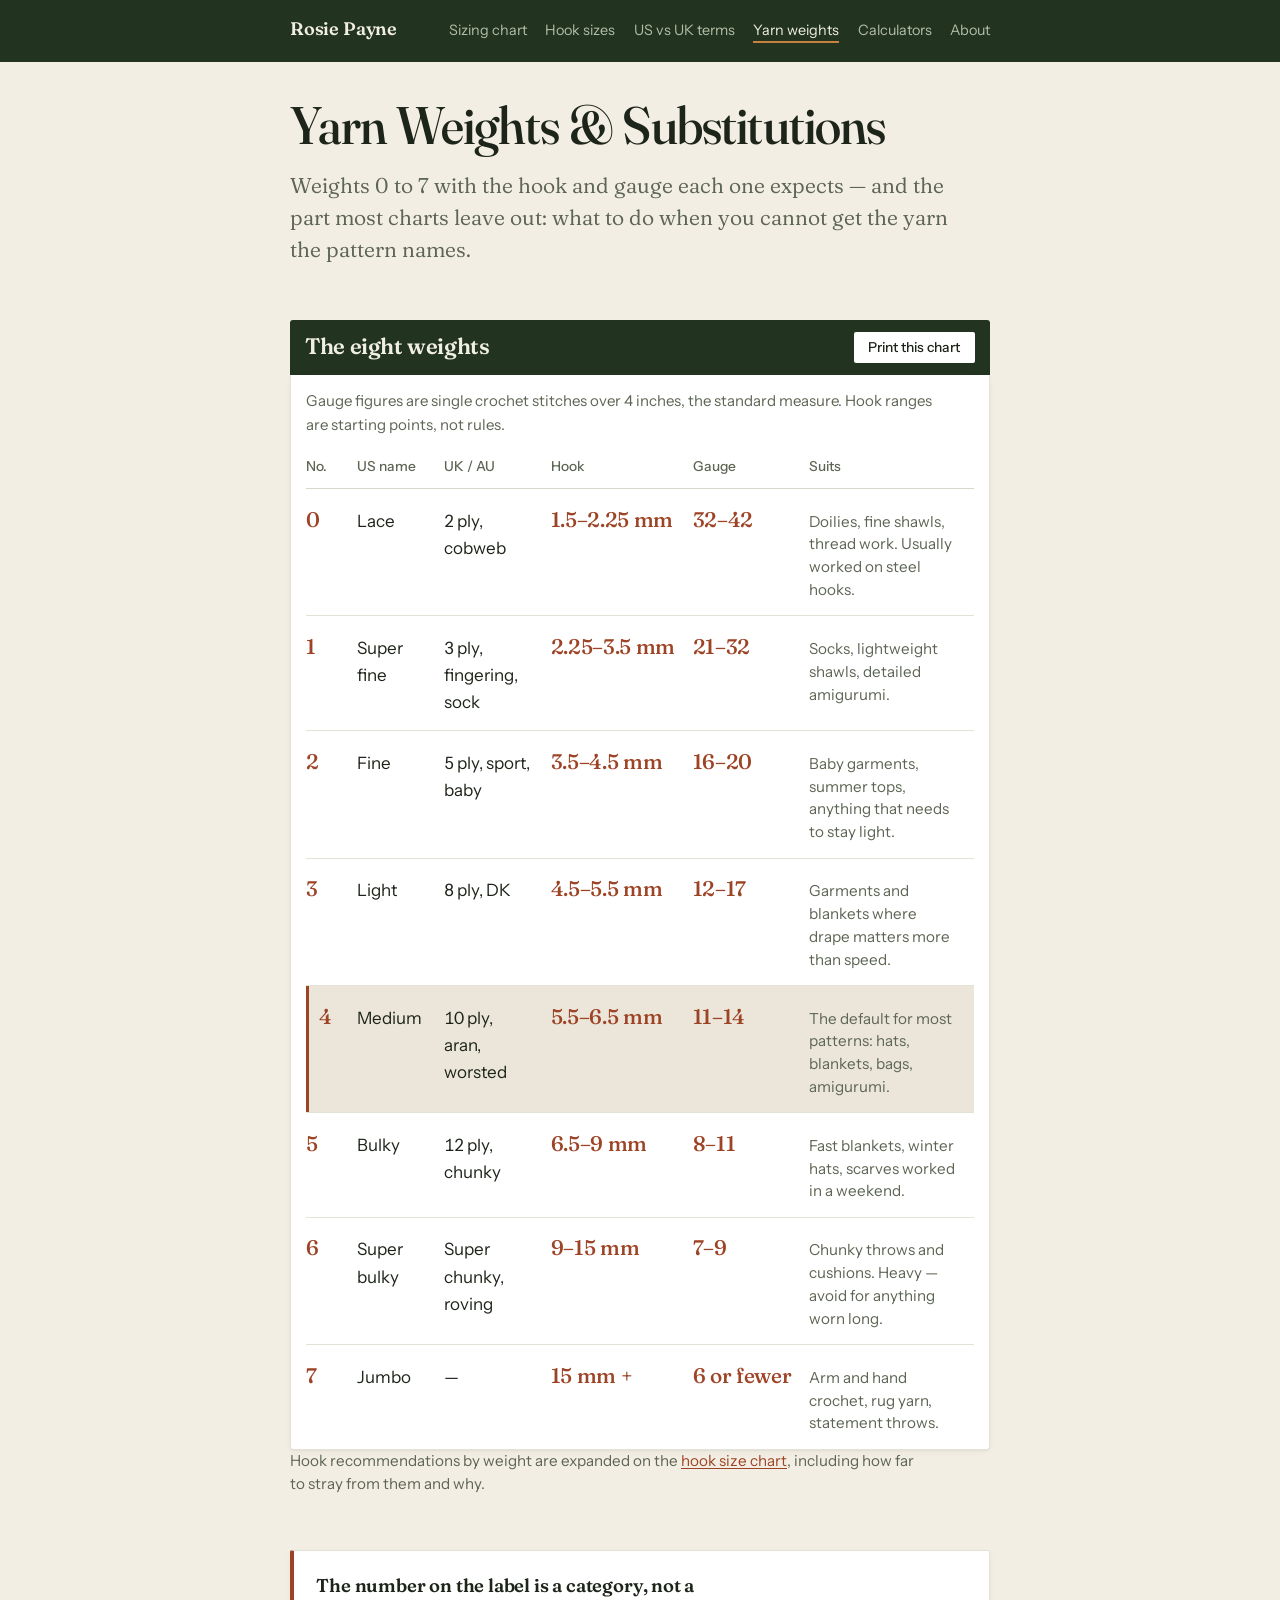
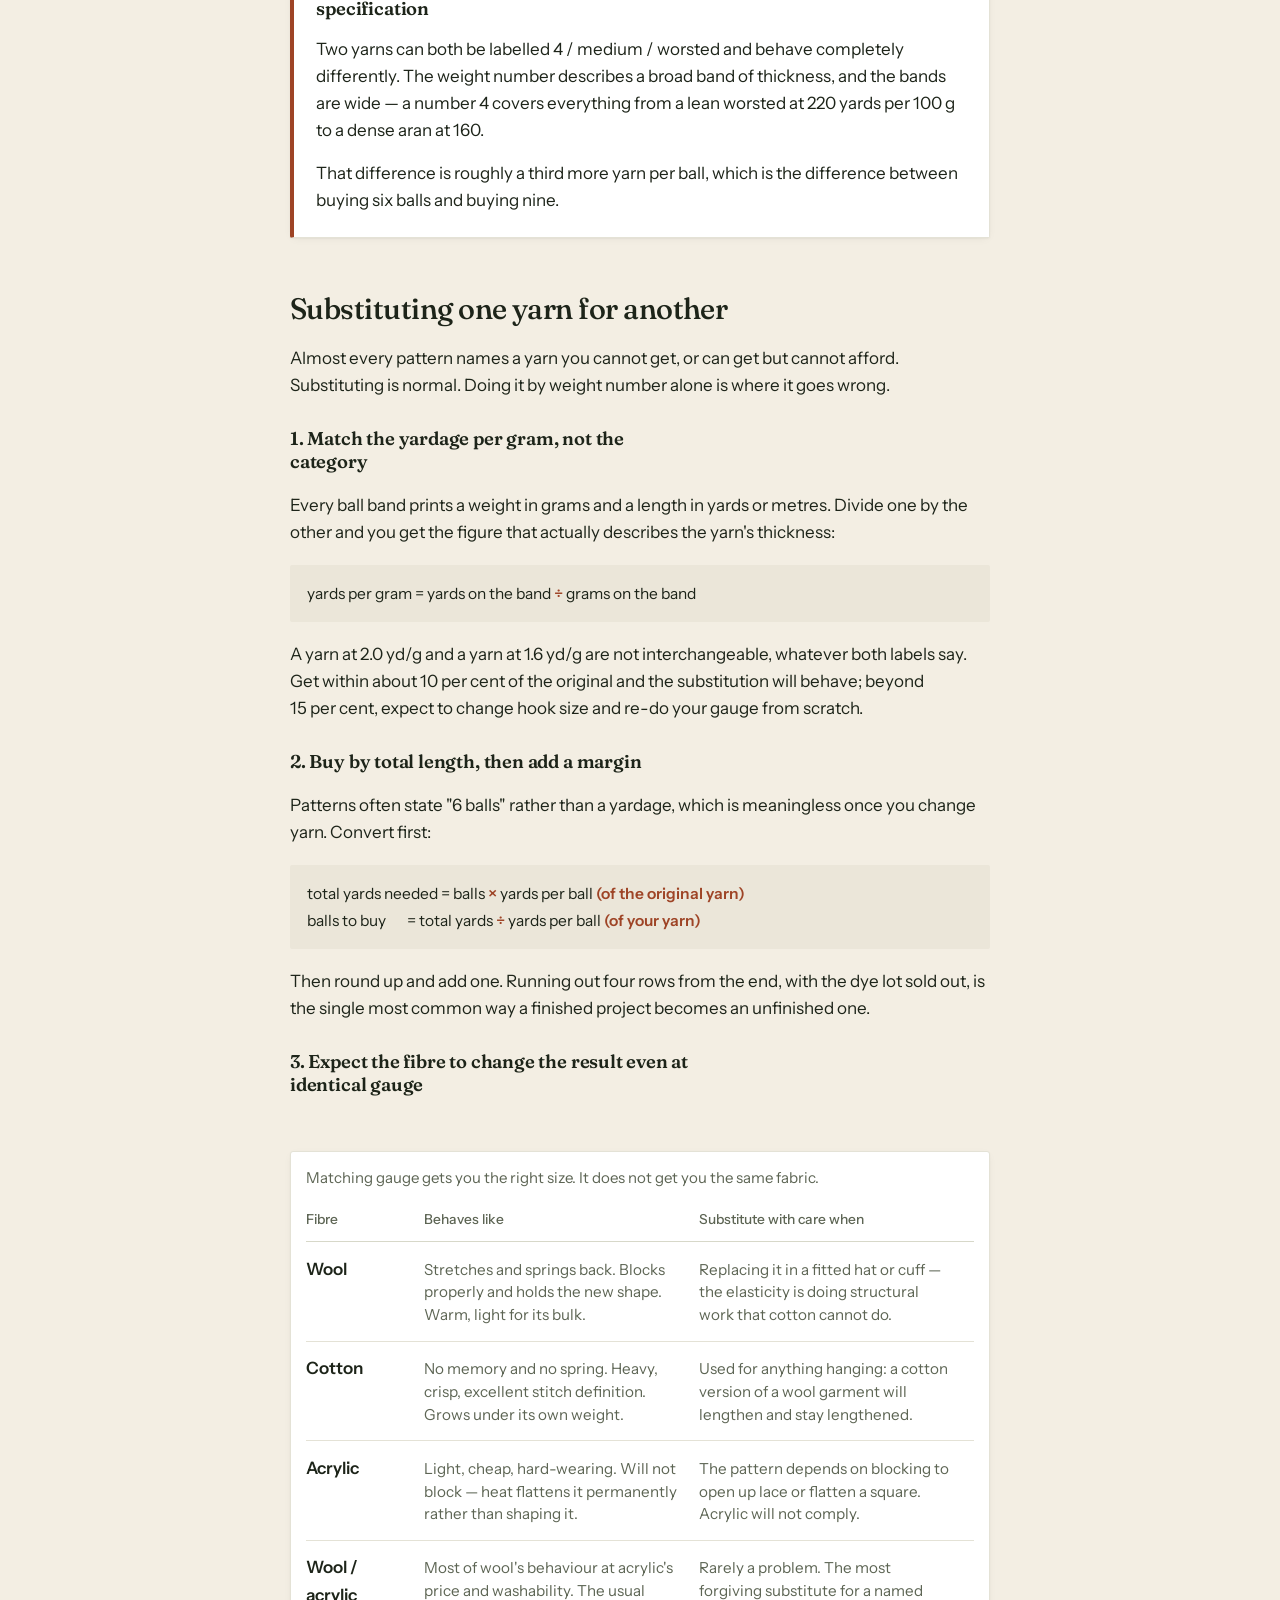
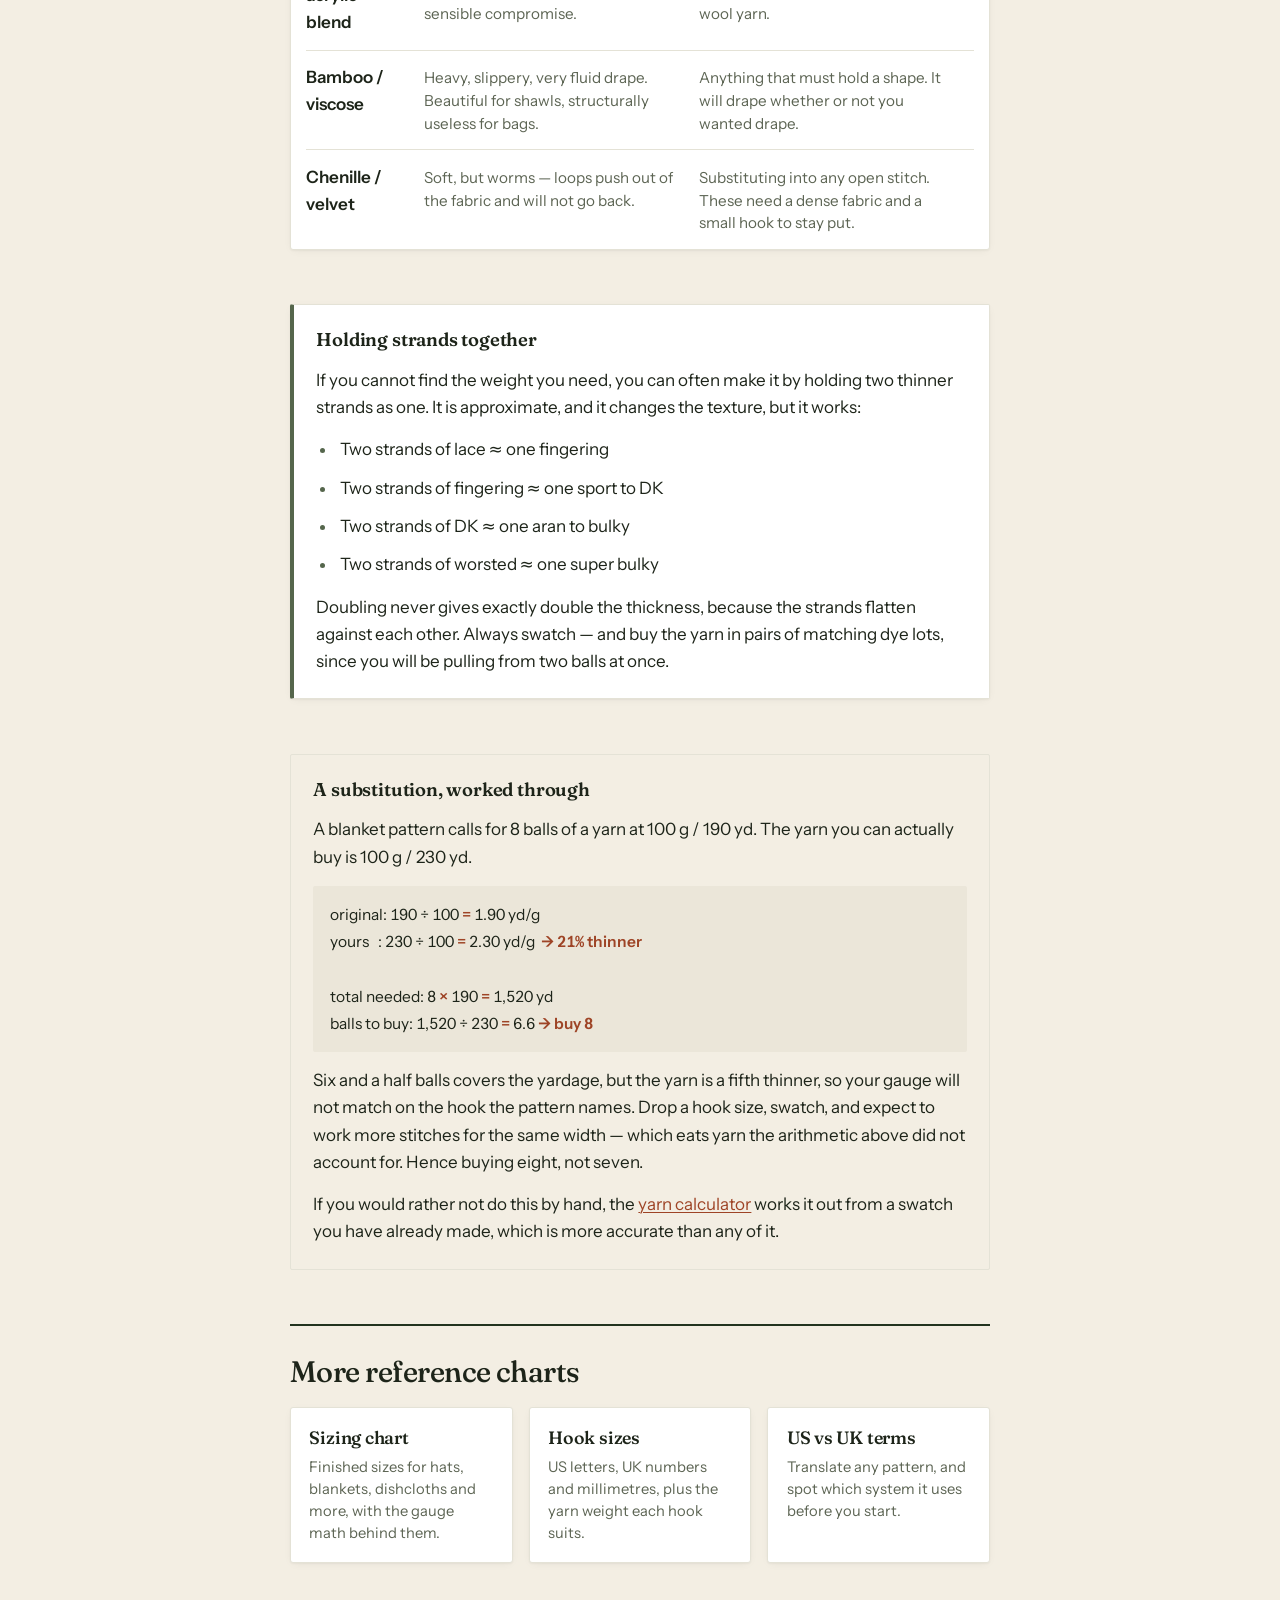
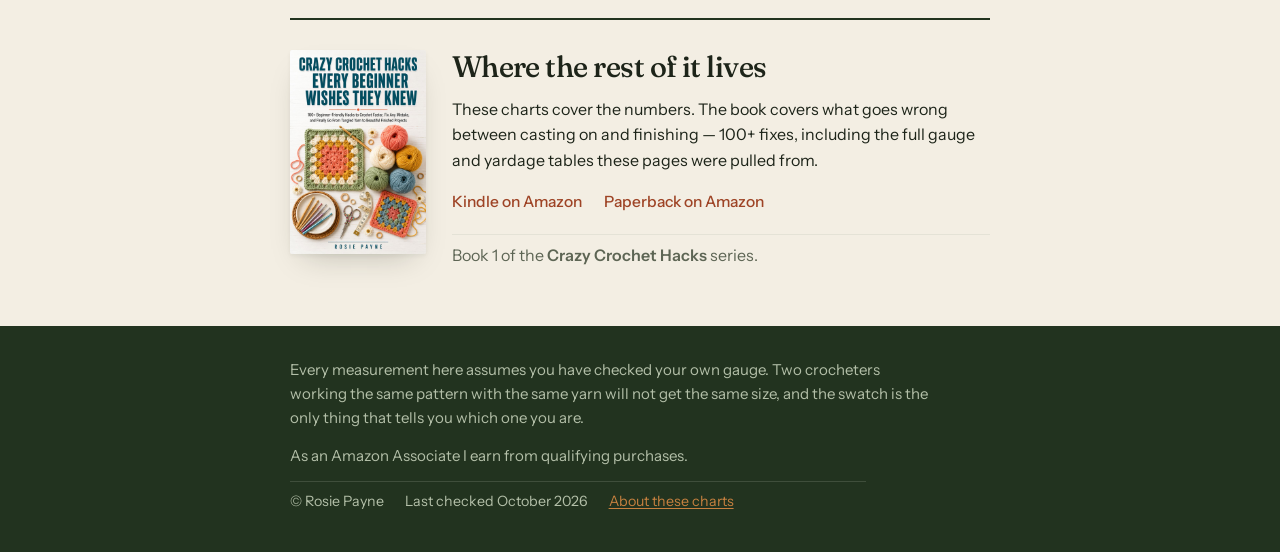
<file: yarn-weights/index.html>
<!doctype html>
<html lang="en">
<head>
<meta charset="utf-8">
<meta name="viewport" content="width=device-width, initial-scale=1, viewport-fit=cover">

<meta name="p:domain_verify" content="af0567b0329eaeff9bea56c7104d49d6">

<!-- Rich Pins - Article type (Open Graph) -->
<meta property="og:type" content="article">
<meta property="og:title" content="Yarn Weight Chart and Substitution Guide">
<meta property="og:description" content="Yarn weight chart covering lace through jumbo with hook sizes and gauge, plus a practical guide to substituting one yarn for another without ruining the project.">
<meta property="og:site_name" content="Rosie Payne">
<meta property="og:locale" content="en_US">
<meta property="og:url" content="https://rosiepaynecrochet.com/yarn-weights/">
<meta property="og:image" content="https://rosiepaynecrochet.com/cover.jpg">
<meta property="og:image:width" content="800">
<meta property="og:image:height" content="1200">
<meta property="og:image:alt" content="Cover of Crazy Crochet Hacks Every Beginner Wishes They Knew by Rosie Payne">
<meta property="article:author" content="Rosie Payne">
<meta property="article:published_time" content="2026-10-21">

<meta name="description" content="Yarn weight chart covering lace through jumbo with hook sizes and gauge, plus a practical guide to substituting one yarn for another without ruining the project.">
<meta name="author" content="Rosie Payne">
<link rel="canonical" href="https://rosiepaynecrochet.com/yarn-weights/">

<link rel="icon" href="data:image/svg+xml,%3Csvg xmlns='http://www.w3.org/2000/svg' viewBox='0 0 32 32'%3E%3Crect width='32' height='32' rx='6' fill='%23b2502c'/%3E%3Ccircle cx='16' cy='16' r='7' fill='none' stroke='%23faf6f0' stroke-width='2'/%3E%3Cpath d='M16 9v14' stroke='%23faf6f0' stroke-width='2' stroke-linecap='round'/%3E%3C/svg%3E">
<title>Yarn Weight Chart and Substitution Guide</title>

<link rel="preconnect" href="https://fonts.googleapis.com">
<link rel="preconnect" href="https://fonts.gstatic.com" crossorigin>
<link rel="stylesheet" href="https://fonts.googleapis.com/css2?family=Fraunces:opsz,wght,SOFT,WONK@9..144,300..700,0..100,0..1&family=Instrument+Sans:wght@400..600&display=swap">
<link rel="stylesheet" href="/style.css">

<!-- Cloudflare Web Analytics -->
<script defer type='module' src='https://static.cloudflareinsights.com/beacon.min.js' data-cf-beacon='{"token": "5bd7aab32dd1469f88eba23e5c27101e"}'></script>
<!-- End Cloudflare Web Analytics -->
</head>
<body>
<div class="navband no-print">
  <div class="bandinner">
  <nav class="sitenav no-print" aria-label="Main">
    <a class="brand" href="/">Rosie Payne</a>
    <ul>
      <li><a href="/">Sizing chart</a></li>
      <li><a href="/hook-sizes/">Hook sizes</a></li>
      <li><a href="/crochet-terms/">US vs UK terms</a></li>
      <li><a href="/yarn-weights/" aria-current="page">Yarn weights</a></li>
      <li><a href="/calculators/">Calculators</a></li>
      <li><a href="/about/">About</a></li>
    </ul>
  </nav>
  </div>
</div>

<div class="wrap">

  <header class="masthead">
    <h1>Yarn Weights &amp; Substitutions</h1>
    <p class="standfirst">Weights 0 to 7 with the hook and gauge each one expects — and the part most charts leave out: what to do when you cannot get the yarn the pattern names.</p>
  </header>

  <section>
    <div class="chart-head">
      <h2>The eight weights</h2>
      <button type="button" class="print-btn no-print" onclick="window.print()">Print this chart</button>
    </div>
    <div class="scroller">
      <table>
        <caption>Gauge figures are single crochet stitches over 4 inches, the standard measure. Hook ranges are starting points, not rules.</caption>
        <thead>
          <tr>
            <th scope="col">No.</th>
            <th scope="col">US name</th>
            <th scope="col">UK / AU</th>
            <th scope="col">Hook</th>
            <th scope="col">Gauge</th>
            <th scope="col">Suits</th>
          </tr>
        </thead>
        <tbody>
          <tr>
            <td class="size">0</td>
            <td data-label="US name">Lace</td>
            <td data-label="UK / AU">2&nbsp;ply, cobweb</td>
            <td class="size" data-label="Hook">1.5&ndash;2.25 mm</td>
            <td class="size" data-label="Gauge">32&ndash;42</td>
            <td class="note" data-label="Suits">Doilies, fine shawls, thread work. Usually worked on steel hooks.</td>
          </tr>
          <tr>
            <td class="size">1</td>
            <td data-label="US name">Super fine</td>
            <td data-label="UK / AU">3&nbsp;ply, fingering, sock</td>
            <td class="size" data-label="Hook">2.25&ndash;3.5 mm</td>
            <td class="size" data-label="Gauge">21&ndash;32</td>
            <td class="note" data-label="Suits">Socks, lightweight shawls, detailed amigurumi.</td>
          </tr>
          <tr>
            <td class="size">2</td>
            <td data-label="US name">Fine</td>
            <td data-label="UK / AU">5&nbsp;ply, sport, baby</td>
            <td class="size" data-label="Hook">3.5&ndash;4.5 mm</td>
            <td class="size" data-label="Gauge">16&ndash;20</td>
            <td class="note" data-label="Suits">Baby garments, summer tops, anything that needs to stay light.</td>
          </tr>
          <tr>
            <td class="size">3</td>
            <td data-label="US name">Light</td>
            <td data-label="UK / AU">8&nbsp;ply, DK</td>
            <td class="size" data-label="Hook">4.5&ndash;5.5 mm</td>
            <td class="size" data-label="Gauge">12&ndash;17</td>
            <td class="note" data-label="Suits">Garments and blankets where drape matters more than speed.</td>
          </tr>
          <tr class="flag">
            <td class="size">4</td>
            <td data-label="US name">Medium</td>
            <td data-label="UK / AU">10&nbsp;ply, aran, worsted</td>
            <td class="size" data-label="Hook">5.5&ndash;6.5 mm</td>
            <td class="size" data-label="Gauge">11&ndash;14</td>
            <td class="note" data-label="Suits">The default for most patterns: hats, blankets, bags, amigurumi.</td>
          </tr>
          <tr>
            <td class="size">5</td>
            <td data-label="US name">Bulky</td>
            <td data-label="UK / AU">12&nbsp;ply, chunky</td>
            <td class="size" data-label="Hook">6.5&ndash;9 mm</td>
            <td class="size" data-label="Gauge">8&ndash;11</td>
            <td class="note" data-label="Suits">Fast blankets, winter hats, scarves worked in a weekend.</td>
          </tr>
          <tr>
            <td class="size">6</td>
            <td data-label="US name">Super bulky</td>
            <td data-label="UK / AU">Super chunky, roving</td>
            <td class="size" data-label="Hook">9&ndash;15 mm</td>
            <td class="size" data-label="Gauge">7&ndash;9</td>
            <td class="note" data-label="Suits">Chunky throws and cushions. Heavy — avoid for anything worn long.</td>
          </tr>
          <tr>
            <td class="size">7</td>
            <td data-label="US name">Jumbo</td>
            <td data-label="UK / AU">&mdash;</td>
            <td class="size" data-label="Hook">15 mm +</td>
            <td class="size" data-label="Gauge">6 or fewer</td>
            <td class="note" data-label="Suits">Arm and hand crochet, rug yarn, statement throws.</td>
          </tr>
        </tbody>
      </table>
    </div>
    <p class="note">Hook recommendations by weight are expanded on the <a href="/hook-sizes/">hook size chart</a>, including how far to stray from them and why.</p>
  </section>

  <section class="gauge">
    <h3>The number on the label is a category, not a specification</h3>
    <p>Two yarns can both be labelled 4 / medium / worsted and behave completely differently. The weight number describes a broad band of thickness, and the bands are wide — a number 4 covers everything from a lean worsted at 220 yards per 100&nbsp;g to a dense aran at 160.</p>
    <p>That difference is roughly a third more yarn per ball, which is the difference between buying six balls and buying nine.</p>
  </section>

  <section>
    <h2>Substituting one yarn for another</h2>
    <p>Almost every pattern names a yarn you cannot get, or can get but cannot afford. Substituting is normal. Doing it by weight number alone is where it goes wrong.</p>

    <h3 style="margin-top:0.6rem">1. Match the yardage per gram, not the category</h3>
    <p>Every ball band prints a weight in grams and a length in yards or metres. Divide one by the other and you get the figure that actually describes the yarn's thickness:</p>
    <div class="eq">yards per gram = yards on the band <span>÷</span> grams on the band</div>
    <p>A yarn at 2.0&nbsp;yd/g and a yarn at 1.6&nbsp;yd/g are not interchangeable, whatever both labels say. Get within about 10&nbsp;per&nbsp;cent of the original and the substitution will behave; beyond 15&nbsp;per&nbsp;cent, expect to change hook size and re-do your gauge from scratch.</p>

    <h3 style="margin-top:0.6rem">2. Buy by total length, then add a margin</h3>
    <p>Patterns often state "6 balls" rather than a yardage, which is meaningless once you change yarn. Convert first:</p>
    <div class="eq">total yards needed = balls <span>×</span> yards per ball <span>(of the original yarn)</span><br>balls to buy&nbsp;&nbsp;&nbsp;&nbsp;&nbsp;&nbsp; = total yards <span>÷</span> yards per ball <span>(of your yarn)</span></div>
    <p>Then round up and add one. Running out four rows from the end, with the dye lot sold out, is the single most common way a finished project becomes an unfinished one.</p>

    <h3 style="margin-top:0.6rem">3. Expect the fibre to change the result even at identical gauge</h3>
  </section>

  <section>
    <div class="scroller">
      <table>
        <caption>Matching gauge gets you the right size. It does not get you the same fabric.</caption>
        <thead>
          <tr>
            <th scope="col">Fibre</th>
            <th scope="col">Behaves like</th>
            <th scope="col">Substitute with care when</th>
          </tr>
        </thead>
        <tbody>
          <tr>
            <td>Wool</td>
            <td class="note" data-label="Behaves like">Stretches and springs back. Blocks properly and holds the new shape. Warm, light for its bulk.</td>
            <td class="note" data-label="Substitute with care when">Replacing it in a fitted hat or cuff — the elasticity is doing structural work that cotton cannot do.</td>
          </tr>
          <tr>
            <td>Cotton</td>
            <td class="note" data-label="Behaves like">No memory and no spring. Heavy, crisp, excellent stitch definition. Grows under its own weight.</td>
            <td class="note" data-label="Substitute with care when">Used for anything hanging: a cotton version of a wool garment will lengthen and stay lengthened.</td>
          </tr>
          <tr>
            <td>Acrylic</td>
            <td class="note" data-label="Behaves like">Light, cheap, hard-wearing. Will not block — heat flattens it permanently rather than shaping it.</td>
            <td class="note" data-label="Substitute with care when">The pattern depends on blocking to open up lace or flatten a square. Acrylic will not comply.</td>
          </tr>
          <tr>
            <td>Wool / acrylic blend</td>
            <td class="note" data-label="Behaves like">Most of wool's behaviour at acrylic's price and washability. The usual sensible compromise.</td>
            <td class="note" data-label="Substitute with care when">Rarely a problem. The most forgiving substitute for a named wool yarn.</td>
          </tr>
          <tr>
            <td>Bamboo / viscose</td>
            <td class="note" data-label="Behaves like">Heavy, slippery, very fluid drape. Beautiful for shawls, structurally useless for bags.</td>
            <td class="note" data-label="Substitute with care when">Anything that must hold a shape. It will drape whether or not you wanted drape.</td>
          </tr>
          <tr>
            <td>Chenille / velvet</td>
            <td class="note" data-label="Behaves like">Soft, but worms — loops push out of the fabric and will not go back.</td>
            <td class="note" data-label="Substitute with care when">Substituting into any open stitch. These need a dense fabric and a small hook to stay put.</td>
          </tr>
        </tbody>
      </table>
    </div>
  </section>

  <section class="warn">
    <h3>Holding strands together</h3>
    <p>If you cannot find the weight you need, you can often make it by holding two thinner strands as one. It is approximate, and it changes the texture, but it works:</p>
    <ul class="plain">
      <li>Two strands of lace &asymp; one fingering</li>
      <li>Two strands of fingering &asymp; one sport to DK</li>
      <li>Two strands of DK &asymp; one aran to bulky</li>
      <li>Two strands of worsted &asymp; one super bulky</li>
    </ul>
    <p>Doubling never gives exactly double the thickness, because the strands flatten against each other. Always swatch — and buy the yarn in pairs of matching dye lots, since you will be pulling from two balls at once.</p>
  </section>

  <section class="example">
    <h3>A substitution, worked through</h3>
    <p>A blanket pattern calls for 8 balls of a yarn at 100&nbsp;g / 190&nbsp;yd. The yarn you can actually buy is 100&nbsp;g / 230&nbsp;yd.</p>
    <div class="eq">original: 190 ÷ 100 <span>=</span> 1.90 yd/g<br>yours&nbsp;&nbsp;&nbsp;: 230 ÷ 100 <span>=</span> 2.30 yd/g&nbsp;&nbsp;<span>→ 21% thinner</span><br><br>total needed: 8 <span>×</span> 190 <span>=</span> 1,520 yd<br>balls to buy: 1,520 ÷ 230 <span>=</span> 6.6 <span>→ buy 8</span></div>
    <p>Six and a half balls covers the yardage, but the yarn is a fifth thinner, so your gauge will not match on the hook the pattern names. Drop a hook size, swatch, and expect to work more stitches for the same width — which eats yarn the arithmetic above did not account for. Hence buying eight, not seven.</p>
    <p>If you would rather not do this by hand, the <a href="/calculators/">yarn calculator</a> works it out from a swatch you have already made, which is more accurate than any of it.</p>
  </section>

  <section class="related no-print">
    <h2>More reference charts</h2>
    <div class="related-grid">
      <a href="/">
        <span class="t">Sizing chart</span>
        <span class="d">Finished sizes for hats, blankets, dishcloths and more, with the gauge math behind them.</span>
      </a>
      <a href="/hook-sizes/">
        <span class="t">Hook sizes</span>
        <span class="d">US letters, UK numbers and millimetres, plus the yarn weight each hook suits.</span>
      </a>
      <a href="/crochet-terms/">
        <span class="t">US vs UK terms</span>
        <span class="d">Translate any pattern, and spot which system it uses before you start.</span>
      </a>
    </div>
  </section>

  <section class="bookcard">
    <img src="/cover.jpg" width="520" height="780" alt="Cover of Crazy Crochet Hacks Every Beginner Wishes They Knew by Rosie Payne" loading="lazy">
    <div class="bookcard-copy">
      <h2>Where the rest of it lives</h2>
      <p>These charts cover the numbers. The book covers what goes wrong between casting on and finishing — 100+ fixes, including the full gauge and yardage tables these pages were pulled from.</p>
      <div class="bookcard-links">
        <a href="https://www.amazon.com/Crazy-Crochet-Hacks-Beginner-Wishes-ebook/dp/B0H87TYJW7?tag=rosiepayne0a-20&utm_source=pinterest&utm_medium=social&utm_campaign=crochet_hacks&amp;utm_content=secondary" target="_blank" rel="noopener">Kindle on Amazon</a>
        <a href="https://www.amazon.com/Crazy-Crochet-Hacks-Beginner-Wishes/dp/B0H89DZP89?tag=rosiepayne0a-20&utm_source=pinterest&utm_medium=social&utm_campaign=crochet_hacks&amp;utm_content=secondary" target="_blank" rel="noopener">Paperback on Amazon</a>
      </div>
      <p class="series">Book 1 of the <strong>Crazy Crochet Hacks</strong> series.</p>
    </div>
  </section>

</div>

<div class="footband">
  <div class="bandinner">
  <footer>
    <p>Every measurement here assumes you have checked your own gauge. Two crocheters working the same pattern with the same yarn will not get the same size, and the swatch is the only thing that tells you which one you are.</p>
    <p>As an Amazon Associate I earn from qualifying purchases.</p>
    <p class="fineprint"><span>&copy; Rosie Payne</span> <span>Last checked October 2026</span> <a href="/about/">About these charts</a></p>
  </footer>
  </div>
</div>
</body>
</html>
</file>
<file: style.css>
/* ==========================================================================
   Rosie Payne · Crochet Reference
   One stylesheet, every page.

   Direction: linen and forest. A deep forest green does the structural work —
   the menu band, each chart's header, the footer — with white panels on a
   linen ground. The madder red is spent only on measurements, so the numbers
   never compete with the furniture on a site whose whole job is numbers.

   Rules this file keeps:
     1. The measurement is the hero. Prose stays quiet around it.
     2. Real value range: forest bands, white panels, linen ground.
     3. No tracked all-caps labels. Weight and size do that work.
     4. On a phone the chart is one white panel of rows, never a sideways
        scroll.
   ========================================================================== */

:root {
  --linen:      #f3eee3;   /* the page ground */
  --card:       #ffffff;   /* panels, lifted off the linen */
  --card-deep:  #ebe6d9;   /* the rare surface that should recede */

  --forest:     #22331f;
  --forest-ink: #f1efe4;
  --forest-dim: #b3bfa8;

  --ink:        #1d2419;
  --ink-soft:   #5d6554;
  --rule:       #d7d8c9;
  --rule-soft:  #e4e2d6;

  --madder:     #9e4426;   /* measurements only */
  --madder-lit: #b55330;
  --ochre:      #c6803f;   /* the current page, and links on forest */
  --sage:       #55664c;

  --lift-1: 0 1px 2px rgb(29 36 25 / 0.04), 0 2px 10px -3px rgb(29 36 25 / 0.07);
  --lift-2: 0 2px 4px rgb(29 36 25 / 0.05), 0 14px 30px -14px rgb(29 36 25 / 0.26);

  --display: "Fraunces", Georgia, "Times New Roman", serif;
  --body:    "Instrument Sans", system-ui, -apple-system, "Helvetica Neue", Arial, sans-serif;

  --measure: 64ch;
  --column:  46rem;
}

@media (prefers-color-scheme: dark) {
  :root:not([data-theme="light"]) {
    --linen:      #121711;
    --card:       #1b231a;
    --card-deep:  #0e130d;
    --forest:     #2b3a27;   /* kept clearly greener than the ground, so the band still reads as a band */
    --forest-ink: #eef0e7;
    --forest-dim: #9aa891;
    --ink:        #eef0e7;
    --ink-soft:   #9fa795;
    --rule:       #333c30;
    --rule-soft:  #283020;
    --madder:     #e08456;
    --madder-lit: #ea9169;
    --ochre:      #d9a05f;
    --sage:       #9bae8b;
    --lift-1: 0 1px 2px rgb(0 0 0 / 0.3), 0 2px 10px -3px rgb(0 0 0 / 0.4);
    --lift-2: 0 2px 4px rgb(0 0 0 / 0.3), 0 14px 30px -14px rgb(0 0 0 / 0.65);
    color-scheme: dark;
  }
}

:root[data-theme="dark"] {
  --linen:      #121711;
  --card:       #1b231a;
  --card-deep:  #0e130d;
  --forest:     #2b3a27;
  --forest-ink: #eef0e7;
  --forest-dim: #9aa891;
  --ink:        #eef0e7;
  --ink-soft:   #9fa795;
  --rule:       #333c30;
  --rule-soft:  #283020;
  --madder:     #e08456;
  --madder-lit: #ea9169;
  --ochre:      #d9a05f;
  --sage:       #9bae8b;
  --lift-1: 0 1px 2px rgb(0 0 0 / 0.3), 0 2px 10px -3px rgb(0 0 0 / 0.4);
  --lift-2: 0 2px 4px rgb(0 0 0 / 0.3), 0 14px 30px -14px rgb(0 0 0 / 0.65);
  color-scheme: dark;
}

* { box-sizing: border-box; }

html { -webkit-text-size-adjust: 100%; }

body {
  background: var(--linen);
  color: var(--ink);
  font-family: var(--body);
  font-size: 1.0625rem;
  line-height: 1.6;
  margin: 0;
  -webkit-font-smoothing: antialiased;
  text-rendering: optimizeLegibility;
}

/* ---------- the two colour bands, and the reading column between them ---------- */

.bandinner {
  max-width: var(--column);
  margin: 0 auto;
  padding-left: max(18px, env(safe-area-inset-left, 0px));
  padding-right: max(18px, env(safe-area-inset-right, 0px));
}

.navband { background: var(--forest); }
.navband .bandinner { padding-block: 0.9rem; }

.footband { background: var(--forest); color: var(--forest-ink); margin-top: 3.6rem; }
.footband .bandinner { padding-block: 2rem 2.4rem; }

.wrap {
  max-width: var(--column);
  margin: 0 auto;
  padding-left: max(18px, env(safe-area-inset-left, 0px));
  padding-right: max(18px, env(safe-area-inset-right, 0px));
  padding-block: 2.2rem 0;
  display: flex;
  flex-direction: column;
  gap: 3.4rem;
}

/* ---------- navigation ---------- */

.sitenav {
  display: flex;
  flex-wrap: wrap;
  align-items: baseline;
  gap: 0.45rem 1.35rem;
}

.sitenav .brand {
  font-family: var(--display);
  font-size: 1.14rem;
  font-variation-settings: "opsz" 24, "wght" 600, "SOFT" 40, "WONK" 1;
  letter-spacing: -0.01em;
  color: var(--forest-ink);
  text-decoration: none;
  margin-right: auto;
}

.sitenav .brand:hover { color: var(--ochre); }

.sitenav ul {
  list-style: none;
  margin: 0;
  padding: 0;
  display: flex;
  flex-wrap: wrap;
  gap: 0.3rem 1.15rem;
}

.sitenav a {
  font-size: 0.9rem;
  color: var(--forest-dim);
  text-decoration: none;
  padding-bottom: 2px;
  border-bottom: 2px solid transparent;
}

.sitenav a:hover { color: var(--forest-ink); }

.sitenav a[aria-current="page"] {
  color: var(--forest-ink);
  border-bottom-color: var(--ochre);
}

/* ---------- masthead ---------- */

.masthead { display: flex; flex-direction: column; gap: 1rem; }

.eyebrow { font-size: 0.9rem; font-weight: 500; color: var(--sage); }

h1 {
  font-family: var(--display);
  font-size: clamp(2.3rem, 8.4vw, 3.3rem);
  font-variation-settings: "opsz" 120, "wght" 500, "SOFT" 24, "WONK" 1;
  line-height: 1.06;
  letter-spacing: -0.016em;
  word-spacing: 0.02em;
  margin: 0;
  max-width: 24ch;
  text-wrap: balance;
}

.standfirst {
  font-family: var(--display);
  font-size: clamp(1.14rem, 3.4vw, 1.34rem);
  font-variation-settings: "opsz" 32, "wght" 350, "SOFT" 50, "WONK" 0;
  line-height: 1.5;
  color: var(--ink-soft);
  margin: 0;
  max-width: 48ch;
}

/* ---------- sections and base text ---------- */

section { display: flex; flex-direction: column; gap: 1.15rem; }

h2 {
  font-family: var(--display);
  font-size: clamp(1.5rem, 4.8vw, 1.85rem);
  font-variation-settings: "opsz" 48, "wght" 500, "SOFT" 30, "WONK" 1;
  line-height: 1.15;
  letter-spacing: -0.018em;
  margin: 0;
  max-width: 30ch;
  text-wrap: balance;
}

h3 {
  font-family: var(--display);
  font-size: 1.16rem;
  font-variation-settings: "opsz" 24, "wght" 600, "SOFT" 40, "WONK" 0;
  line-height: 1.25;
  letter-spacing: -0.01em;
  color: var(--ink);
  margin: 0;
  max-width: 34ch;
}

p { margin: 0; max-width: var(--measure); }

strong { font-weight: 600; }

a {
  color: var(--madder);
  text-decoration-thickness: 1px;
  text-underline-offset: 2px;
}

a:hover { color: var(--madder-lit); }

.divider { border: 0; border-top: 1px solid var(--rule); margin: 0; }

ul.plain, .steps {
  margin: 0;
  padding-left: 1.3rem;
  display: flex;
  flex-direction: column;
  gap: 0.7rem;
  max-width: var(--measure);
}

.steps li, ul.plain li { padding-left: 0.15rem; }

::marker { color: var(--sage); }

/* ---------- callouts ---------- */

.gauge, .warn, .example {
  background: var(--card);
  border: 1px solid var(--rule-soft);
  border-left: 4px solid var(--madder);
  border-radius: 2px;
  box-shadow: var(--lift-1);
  padding: 1.45rem 1.4rem;
  display: flex;
  flex-direction: column;
  gap: 0.95rem;
}

/* Where getting it wrong ruins the project. */
.warn { border-left-color: var(--sage); }

/* A worked example is evidence, so it sits quieter. */
.example {
  border-left: 1px solid var(--rule-soft);
  box-shadow: none;
  background: none;
}

.eq {
  font-family: var(--body);
  font-size: 0.97rem;
  font-variant-numeric: tabular-nums;
  line-height: 1.75;
  background: var(--card-deep);
  border-radius: 2px;
  padding: 0.95rem 1.05rem;
  overflow-x: auto;
  white-space: nowrap;
}

.eq span { color: var(--madder); font-weight: 600; }

/* ---------- the chart: forest header on a white panel ---------- */

/* These sections hold exactly a header bar and its table, joined as one unit. */
section:has(> .chart-head) { gap: 0; }

.chart-head {
  display: flex;
  align-items: center;
  justify-content: space-between;
  gap: 1rem;
  flex-wrap: wrap;
  background: var(--forest);
  color: var(--forest-ink);
  border-radius: 3px 3px 0 0;
  padding: 0.75rem 0.95rem;
}

.chart-head h2 {
  color: var(--forest-ink);
  font-size: clamp(1.2rem, 4vw, 1.4rem);
  font-variation-settings: "opsz" 34, "wght" 600, "SOFT" 34, "WONK" 0;
}

.print-btn {
  font-family: var(--body);
  font-size: 0.86rem;
  font-weight: 500;
  color: var(--ink);
  background: var(--card);
  border: 1px solid transparent;
  border-radius: 2px;
  padding: 0.4rem 0.85rem;
  cursor: pointer;
}

.print-btn:hover { color: var(--madder); }

.scroller {
  overflow: visible;
  background: var(--card);
  border: 1px solid var(--rule-soft);
  border-radius: 3px;
  box-shadow: var(--lift-1);
  padding-inline: 0.95rem;
}

.chart-head + .scroller {
  border-top: 0;
  border-radius: 0 0 3px 3px;
}

table {
  width: 100%;
  border-collapse: collapse;
  text-align: left;
}

caption {
  text-align: left;
  padding-block: 0.9rem 0.2rem;
  color: var(--ink-soft);
  font-size: 0.94rem;
  max-width: var(--measure);
}

/* --- phone: the panel holds a column of rows, not a sideways scroll --- */

@media (max-width: 47.99rem) {
  table, tbody, tr, td { display: block; }
  thead { display: none; }
  caption { display: block; }

  tbody { display: flex; flex-direction: column; }

  /* The measurement and its designations on one line, the explanation below.
     Someone scanning for one hook size should not scroll past a tall card
     for every size they are not looking for. */
  tr {
    display: flex;
    flex-wrap: wrap;
    align-items: baseline;
    gap: 0.15rem 1.3rem;
    padding-block: 0.8rem;
    border-bottom: 1px solid var(--rule-soft);
  }

  tbody tr:last-child { border-bottom: 0; }

  /* The first cell names the row. On the charts where that name IS the
     measurement it gets the hero treatment below; where it is a project or a
     stitch, it stays a quiet label and the measurement elsewhere in the row
     takes the emphasis. */
  td:first-child {
    font-size: 1.12rem;
    font-weight: 600;
    color: var(--ink);
    line-height: 1.3;
    margin-right: auto;
  }

  td:not(:first-child):not(.note) {
    font-size: 1rem;
    font-weight: 500;
    font-variant-numeric: tabular-nums;
    text-align: right;
  }

  td.size {
    font-family: var(--display);
    font-size: 1.55rem;
    font-variation-settings: "opsz" 40, "wght" 500, "SOFT" 28, "WONK" 0;
    font-variant-numeric: tabular-nums;
    font-weight: normal;
    line-height: 1.1;
    letter-spacing: -0.02em;
    color: var(--madder);
  }

  td:not(:first-child):not(.note)::before {
    content: attr(data-label) " ";
    font-size: 0.82rem;
    font-weight: 400;
    color: var(--ink-soft);
  }

  td.note {
    flex: 1 0 100%;
    margin-top: 0.45rem;
    color: var(--ink-soft);
    font-size: 0.93rem;
    line-height: 1.5;
  }

  tr.flag {
    box-shadow: inset 3px 0 0 var(--madder);
    padding-left: 0.75rem;
  }
}

/* --- wider screens: a proper table inside the panel --- */

@media (min-width: 48rem) {
  th {
    font-family: var(--body);
    font-size: 0.86rem;
    font-weight: 500;
    color: var(--ink-soft);
    padding: 0.9rem 1.1rem 0.7rem 0;
    border-bottom: 1px solid var(--rule);
    vertical-align: bottom;
  }

  td {
    padding: 0.85rem 1.1rem 0.85rem 0;
    border-bottom: 1px solid var(--rule-soft);
    vertical-align: baseline;
  }

  tbody tr:last-child td { border-bottom: 0; }

  td:first-child {
    font-weight: 600;
    color: var(--ink);
    padding-right: 1.6rem;
  }

  td:not(:first-child) { font-variant-numeric: tabular-nums; }

  /* The measurement, wherever it sits in the row. */
  td.size {
    font-family: var(--display);
    font-size: 1.32rem;
    font-variation-settings: "opsz" 32, "wght" 500, "SOFT" 28, "WONK" 0;
    font-variant-numeric: tabular-nums;
    font-weight: normal;
    letter-spacing: -0.015em;
    color: var(--madder);
    white-space: nowrap;
  }

  .note {
    color: var(--ink-soft);
    font-size: 0.95rem;
    line-height: 1.5;
    font-variant-numeric: normal;
  }

  /* A row worth lingering on: marked at the edge, not flooded with colour. */
  tr.flag td:first-child {
    box-shadow: inset 3px 0 0 var(--madder);
    padding-left: 0.8rem;
  }
  tr.flag td { background: var(--card-deep); }
}

.size { white-space: nowrap; }

/* ---------- key-number grid ---------- */

.rules {
  display: grid;
  grid-template-columns: repeat(auto-fit, minmax(12.5rem, 1fr));
  gap: 1.7rem 2.2rem;
}

.rule-item {
  display: flex;
  flex-direction: column;
  gap: 0.45rem;
  min-width: 0;
  padding-top: 0.9rem;
  border-top: 2px solid var(--forest);
}

.rule-item .num {
  font-family: var(--display);
  font-size: 1.22rem;
  font-variation-settings: "opsz" 28, "wght" 600, "SOFT" 28, "WONK" 0;
  font-variant-numeric: tabular-nums;
  letter-spacing: -0.012em;
  color: var(--madder);
}

.rule-item h3 { font-size: 1.05rem; }
.rule-item p { font-size: 0.96rem; color: var(--ink-soft); }

/* ---------- calculators ---------- */

.calc {
  background: var(--card);
  border: 1px solid var(--rule-soft);
  border-radius: 3px;
  box-shadow: var(--lift-1);
  padding: 1.5rem 1.4rem;
  display: flex;
  flex-direction: column;
  gap: 1.5rem;
}

.calc-intro { display: flex; flex-direction: column; gap: 0.6rem; }

.unit-toggle { display: flex; gap: 0.7rem; align-items: center; flex-wrap: wrap; }

.unit-toggle .k { font-size: 0.9rem; color: var(--ink-soft); }

.unit-toggle .seg {
  display: inline-flex;
  border: 1px solid var(--rule);
  border-radius: 2px;
  overflow: hidden;
  background: var(--card);
}

.unit-toggle button {
  font-family: var(--body);
  font-size: 0.88rem;
  font-weight: 500;
  background: none;
  border: 0;
  color: var(--ink-soft);
  padding: 0.4rem 0.9rem;
  cursor: pointer;
}

.unit-toggle button:hover { color: var(--ink); }

.unit-toggle button[aria-pressed="true"] {
  background: var(--forest);
  color: var(--forest-ink);
}

.calc-group { display: flex; flex-direction: column; gap: 0.85rem; }

.calc-group > h3 {
  font-family: var(--display);
  font-size: 1.04rem;
  font-variation-settings: "opsz" 20, "wght" 600, "SOFT" 40, "WONK" 0;
  color: var(--sage);
  max-width: none;
  padding-bottom: 0.5rem;
  border-bottom: 1px solid var(--rule-soft);
}

.fields {
  display: grid;
  grid-template-columns: repeat(auto-fit, minmax(11rem, 1fr));
  gap: 1.1rem;
}

.field { display: flex; flex-direction: column; gap: 0.4rem; min-width: 0; }

.field label { font-size: 0.92rem; font-weight: 500; color: var(--ink); }

.field input {
  font-family: var(--display);
  font-size: 1.22rem;
  font-variation-settings: "opsz" 24, "wght" 500, "SOFT" 28, "WONK" 0;
  font-variant-numeric: tabular-nums;
  color: var(--ink);
  background: var(--linen);
  border: 1px solid var(--rule);
  border-radius: 2px;
  padding: 0.55rem 0.7rem;
  width: 100%;
  min-width: 0;
}

.field input:hover { border-color: var(--ink-soft); }
.field input:focus-visible { outline: 2px solid var(--madder); outline-offset: 1px; }

.field .hint { font-size: 0.86rem; color: var(--ink-soft); }

/* The answer is what the calculator is for, so it gets the forest block. */
.calc-out {
  background: var(--forest);
  color: var(--forest-ink);
  border-radius: 3px;
  padding: 1.25rem 1.3rem;
  display: flex;
  flex-direction: column;
  gap: 0.9rem;
}

.out-row {
  display: flex;
  flex-wrap: wrap;
  align-items: baseline;
  justify-content: space-between;
  gap: 0.25rem 1rem;
}

.out-row .k { font-size: 0.96rem; color: var(--forest-dim); }

.out-row .v {
  font-family: var(--display);
  font-size: 1.62rem;
  font-variation-settings: "opsz" 40, "wght" 500, "SOFT" 28, "WONK" 0;
  font-variant-numeric: tabular-nums;
  line-height: 1.1;
  letter-spacing: -0.02em;
  color: var(--ochre);
}

.out-row.minor .v { font-size: 1.14rem; color: var(--forest-ink); }

.calc-note { font-size: 0.94rem; color: var(--ink-soft); }

/* ---------- author note ---------- */

.why {
  background: var(--card);
  border: 1px solid var(--rule-soft);
  border-radius: 3px;
  box-shadow: var(--lift-1);
  padding: 1.7rem 1.5rem;
  display: flex;
  flex-direction: column;
  gap: 1rem;
}

.why h3 { font-size: 1.2rem; }

.why p {
  font-family: var(--display);
  font-size: 1.1rem;
  font-variation-settings: "opsz" 20, "wght" 350, "SOFT" 50, "WONK" 0;
  line-height: 1.6;
  max-width: 58ch;
}

.signoff {
  font-family: var(--display);
  font-size: 1.1rem;
  font-variation-settings: "opsz" 24, "wght" 500, "SOFT" 60, "WONK" 1;
  color: var(--madder);
}

/* ---------- related pages ---------- */

.related { border-top: 2px solid var(--forest); padding-top: 1.8rem; }

.related-grid {
  display: grid;
  grid-template-columns: repeat(auto-fit, minmax(13rem, 1fr));
  gap: 1rem;
}

.related-grid a {
  display: flex;
  flex-direction: column;
  gap: 0.4rem;
  padding: 1.15rem;
  background: var(--card);
  border: 1px solid var(--rule-soft);
  border-radius: 3px;
  box-shadow: var(--lift-1);
  text-decoration: none;
  color: inherit;
  min-width: 0;
  transition: border-color 140ms ease, box-shadow 140ms ease;
}

.related-grid a:hover, .related-grid a:focus-visible {
  border-color: var(--forest);
  box-shadow: var(--lift-2);
}

.related-grid .t {
  font-family: var(--display);
  font-size: 1.12rem;
  font-variation-settings: "opsz" 22, "wght" 550, "SOFT" 35, "WONK" 0;
  line-height: 1.25;
  letter-spacing: -0.012em;
}

.related-grid .d { font-size: 0.92rem; color: var(--ink-soft); line-height: 1.5; }

/* ---------- book: full treatment, home page ---------- */

.book { border-top: 2px solid var(--forest); padding-top: 2.1rem; }

.book-body {
  display: grid;
  grid-template-columns: 13rem 1fr;
  gap: 2rem;
  align-items: start;
}

.cover, .bookcard img, .next img {
  width: 100%;
  max-width: 100%;
  height: auto;
  display: block;
  border-radius: 2px;
  box-shadow: var(--lift-2);
}

.book-copy { display: flex; flex-direction: column; gap: 1.05rem; min-width: 0; }

.formats {
  display: grid;
  grid-template-columns: repeat(auto-fit, minmax(13rem, 1fr));
  gap: 1rem;
  margin-top: 0.4rem;
}

.format {
  display: flex;
  flex-direction: column;
  gap: 0.4rem;
  padding: 1.2rem;
  background: var(--card);
  border: 1px solid var(--rule-soft);
  border-radius: 3px;
  box-shadow: var(--lift-1);
  text-decoration: none;
  color: inherit;
  min-width: 0;
  transition: border-color 140ms ease, box-shadow 140ms ease;
}

.format:hover, .format:focus-visible {
  border-color: var(--forest);
  box-shadow: var(--lift-2);
}

.format .kind { font-size: 0.9rem; color: var(--sage); font-weight: 500; }

.format .name {
  font-family: var(--display);
  font-size: 1.24rem;
  font-variation-settings: "opsz" 26, "wght" 550, "SOFT" 35, "WONK" 0;
  line-height: 1.2;
  letter-spacing: -0.015em;
}

.format .go { font-size: 0.92rem; color: var(--madder); font-weight: 500; }

@media (max-width: 34rem) {
  .book-body { grid-template-columns: 1fr; gap: 1.5rem; }
  .cover { max-width: 11rem; }
}

/* ---------- book: compact card, secondary pages ---------- */

.bookcard {
  border-top: 2px solid var(--forest);
  padding-top: 1.9rem;
  display: grid;
  grid-template-columns: 8.5rem 1fr;
  gap: 1.6rem;
  align-items: start;
}

.bookcard-copy { display: flex; flex-direction: column; gap: 0.8rem; min-width: 0; }
.bookcard-copy p { font-size: 1rem; }

.bookcard-links, .next-links {
  display: flex;
  flex-wrap: wrap;
  gap: 0.4rem 1.4rem;
  margin-top: 0.25rem;
}

.bookcard-links a, .next-links a {
  color: var(--madder);
  font-weight: 500;
  font-size: 0.97rem;
  text-decoration: none;
  border-bottom: 1.5px solid transparent;
}

.bookcard-links a:hover, .next-links a:hover { border-bottom-color: var(--madder); }

@media (max-width: 30rem) {
  .bookcard { grid-template-columns: 6.5rem 1fr; gap: 1.2rem; }
}

/* ---------- book two: deliberately quieter than book one ---------- */

.next {
  border-top: 1px solid var(--rule);
  padding-top: 1.7rem;
  display: grid;
  grid-template-columns: 7rem 1fr;
  gap: 1.3rem;
  align-items: start;
}

.next-copy { display: flex; flex-direction: column; gap: 0.5rem; min-width: 0; }
.next-copy .label { font-size: 0.9rem; color: var(--sage); font-weight: 500; }

.next-copy .t {
  font-family: var(--display);
  font-size: 1.14rem;
  font-variation-settings: "opsz" 22, "wght" 550, "SOFT" 35, "WONK" 0;
  line-height: 1.25;
  letter-spacing: -0.012em;
}

.next-copy p { font-size: 0.95rem; color: var(--ink-soft); }

@media (max-width: 30rem) {
  .next { grid-template-columns: 5.5rem 1fr; gap: 1.1rem; }
}

/* ---------- footer, on the forest band ---------- */

footer {
  display: flex;
  flex-direction: column;
  gap: 0.85rem;
  font-size: 0.94rem;
  color: var(--forest-dim);
}

footer p { max-width: var(--measure); }
footer a { color: var(--ochre); }
footer a:hover { color: var(--forest-ink); }

.series {
  font-size: 0.94rem;
  color: var(--ink-soft);
  padding-top: 0.5rem;
  border-top: 1px solid var(--rule-soft);
  margin-top: 0.3rem;
}

.fineprint {
  display: flex;
  flex-wrap: wrap;
  gap: 0.2rem 1.3rem;
  font-size: 0.89rem;
  padding-top: 0.5rem;
  border-top: 1px solid rgb(241 239 228 / 0.14);
}

:focus-visible { outline: 2px solid var(--ochre); outline-offset: 3px; }

@media (prefers-reduced-motion: reduce) {
  * { transition: none !important; }
}

/* ---------- print: these are reference charts, people want them on paper ---------- */

@media print {
  :root {
    --linen: #fff;
    --card: #fff;
    --card-deep: #fff;
    --forest: #fff;
    --forest-ink: #000;
    --forest-dim: #333;
    --ink: #000;
    --ink-soft: #333;
    --rule: #999;
    --rule-soft: #ccc;
    --madder: #000;
    --madder-lit: #000;
    --ochre: #000;
    --sage: #333;
    --lift-1: none;
    --lift-2: none;
  }

  .wrap { max-width: none; padding-block: 0; gap: 1.5rem; }
  .book, .bookcard, .why, .navband, .sitenav, .related, .no-print { display: none; }
  .footband { margin-top: 1.5rem; }
  .footband .bandinner { padding-block: 0.8rem 0; max-width: none; }
  footer { border-top: 1px solid #999; padding-top: 0.8rem; font-size: 8.5pt; }
  .fineprint { border-top: 0; }

  h1 { font-size: 22pt; }
  h2 { font-size: 14pt; }
  body { font-size: 10.5pt; }

  .gauge, .warn { border-left: 2px solid #000; box-shadow: none; }
  .example, .calc, .related-grid a, .format { box-shadow: none; }

  .chart-head {
    background: none;
    color: #000;
    padding: 0 0 0.4rem;
    border-bottom: 2px solid #000;
  }
  .chart-head h2 { color: #000; }

  .calc-out {
    background: none;
    color: #000;
    border-left: 2px solid #000;
  }
  .calc-out .k, .calc-out .v { color: #000; }

  /* back to a real table, whatever the paper width */
  .scroller {
    overflow: visible;
    border: 0;
    box-shadow: none;
    padding-inline: 0;
  }
  table { display: table; width: 100%; font-size: 9.5pt; }
  thead { display: table-header-group; }
  tbody { display: table-row-group; }
  tr {
    display: table-row;
    background: none;
    border: 0;
    padding: 0;
    box-shadow: none;
  }
  td, th { display: table-cell; }
  th {
    text-align: left;
    font-weight: 600;
    padding: 0 0.7rem 0.4rem 0;
    border-bottom: 1px solid #000;
  }
  td {
    padding: 0.4rem 0.7rem 0.4rem 0;
    border-bottom: 1px solid #ccc;
    vertical-align: baseline;
    margin: 0;
    color: #000;
  }
  td:first-child { font-weight: 600; margin: 0; color: #000; }
  td.size {
    font-family: var(--display);
    font-size: 11pt;
    font-weight: 600;
    white-space: nowrap;
    margin: 0;
    color: #000;
  }
  td:not(:first-child):not(.note) { display: table-cell; margin: 0; }
  td:not(:first-child):not(.note)::before { content: none; }
  td.note { margin: 0; padding-top: 0.4rem; border-top: 0; font-size: 9pt; }
  tr.flag td { background: none; font-weight: 600; box-shadow: none; padding-left: 0; }
  tr.flag td:first-child { box-shadow: none; padding-left: 0; }

  section { break-inside: avoid; }
  tr { break-inside: avoid; }
  a { text-decoration: none; color: #000; }
}
</file>
